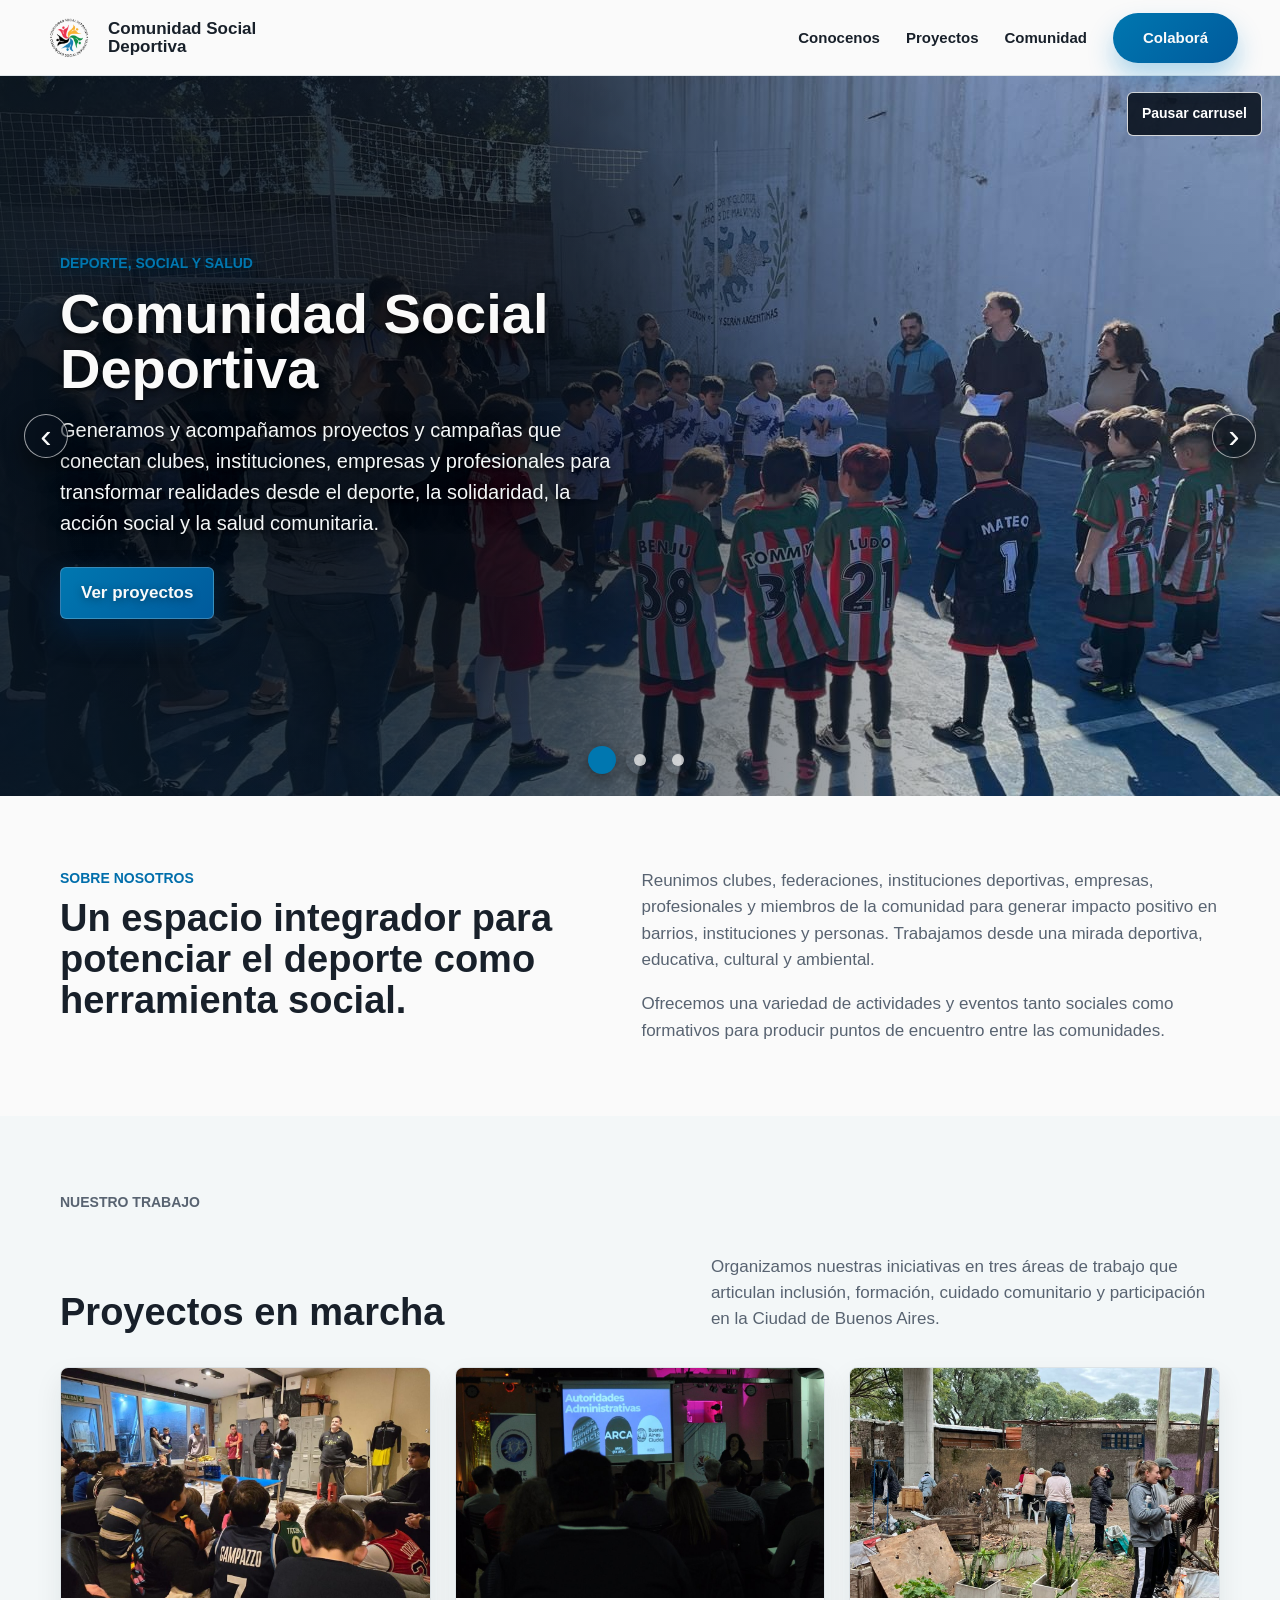
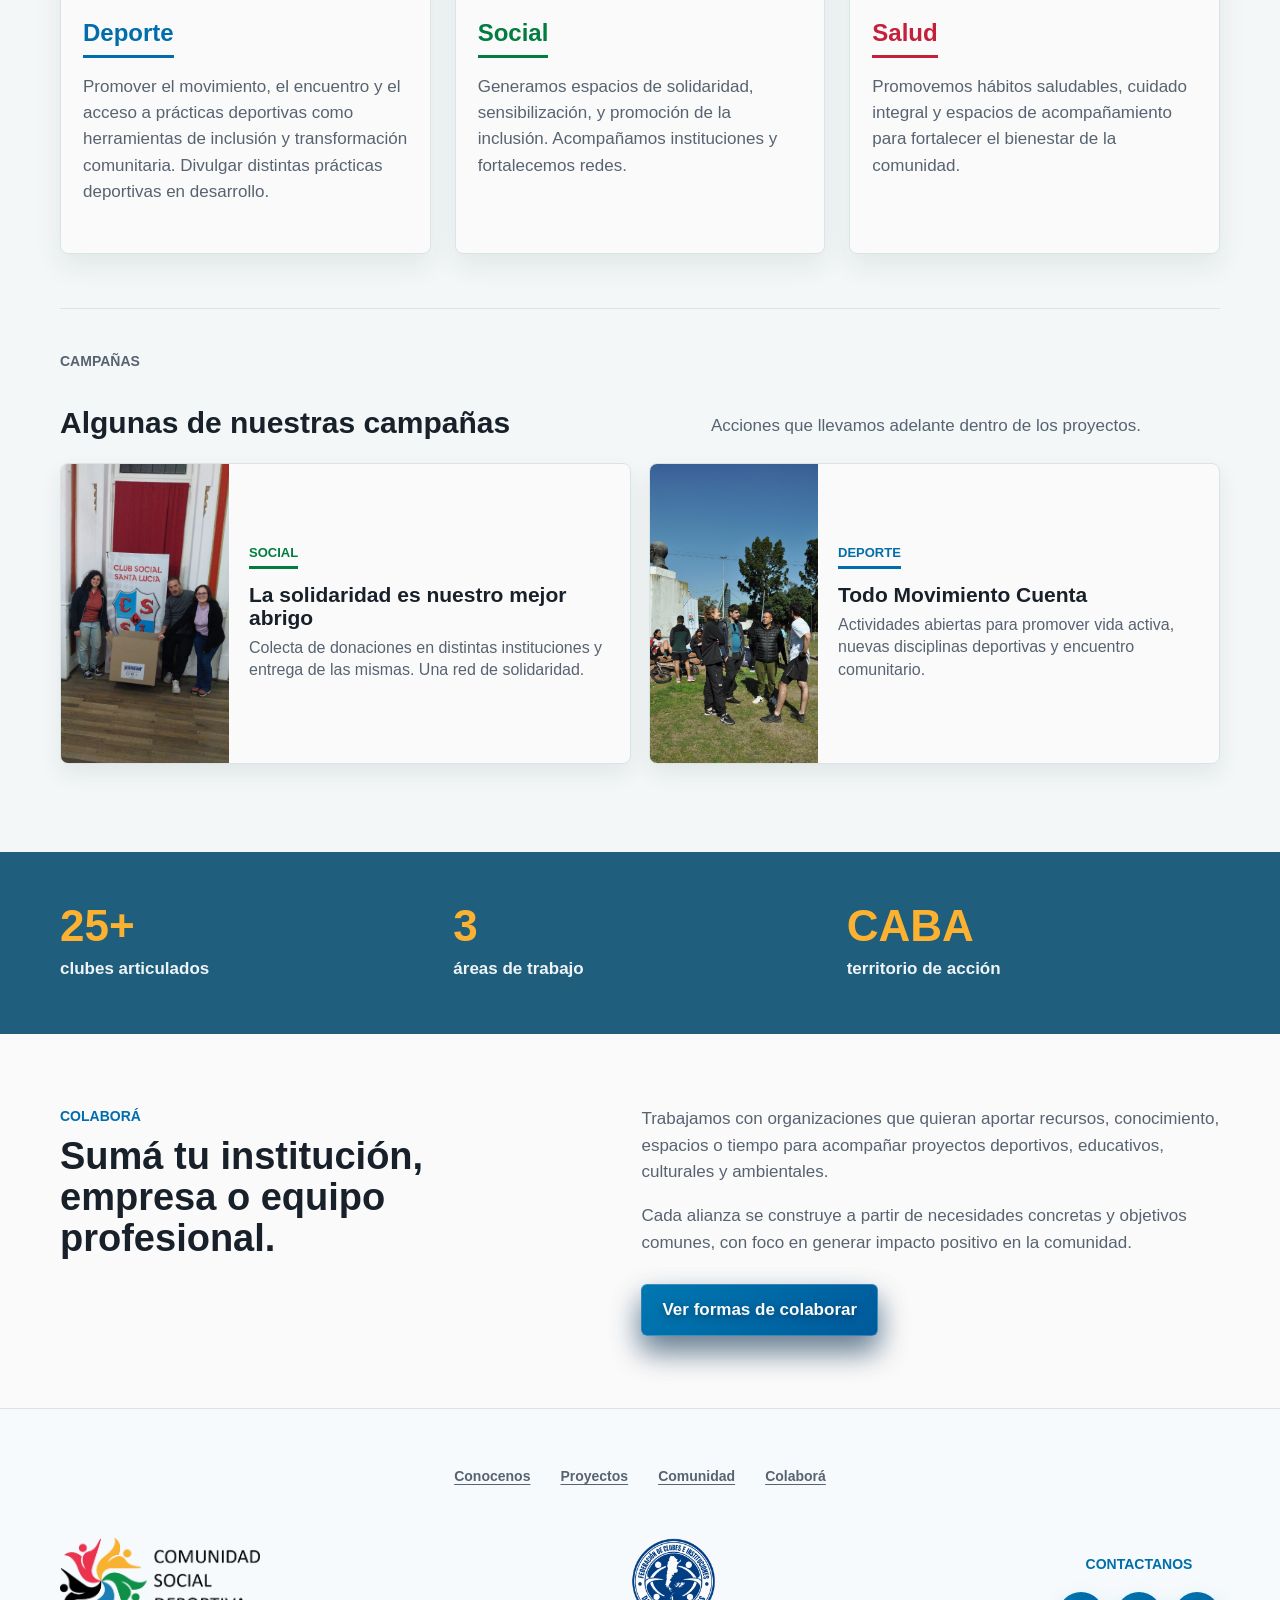
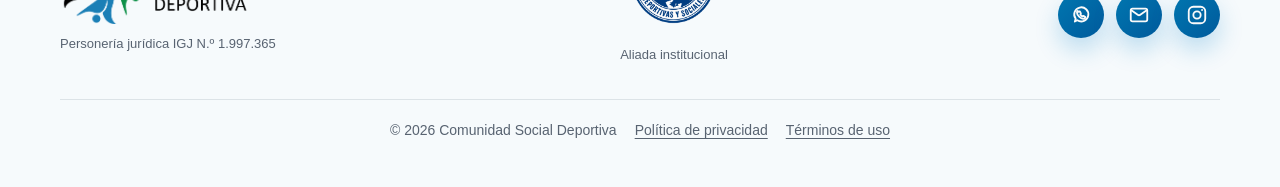
<file: index.html>
<!doctype html>
<html lang="es">
  <head>
    <meta charset="utf-8">
    <meta name="viewport" content="width=device-width, initial-scale=1">
    <title>Comunidad Social Deportiva</title>
    <meta
      name="description"
      content="Proyectos de Comunidad Social Deportiva: deporte, social y salud para transformar comunidades en la Ciudad de Buenos Aires."
    >
    <link rel="stylesheet" href="styles.css?v=20261017-3">
  </head>
  <body>
    <a class="skip-link" href="#inicio">Saltar al contenido principal</a>
    <header class="site-header" data-header>
      <a class="brand" href="#inicio" aria-label="Comunidad Social Deportiva">
        <img src="assets/logo-csd.png" alt="" class="brand__logo">
        <span class="brand__text">Comunidad Social Deportiva</span>
      </a>

      <button class="menu-toggle" type="button" aria-expanded="false" aria-controls="site-nav">
        <span class="menu-toggle__bar"></span>
        <span class="menu-toggle__bar"></span>
        <span class="menu-toggle__bar"></span>
        <span class="sr-only">Abrir menú</span>
      </button>

      <nav class="site-nav" id="site-nav" aria-label="Navegación principal">
        <a href="conocenos.html">Conocenos</a>
        <a href="#proyectos">Proyectos</a>
        <a href="comunidad.html">Comunidad</a>
        <a class="nav-cta" href="colabora.html">Colaborá</a>
      </nav>
    </header>

    <main id="inicio" tabindex="-1">
      <section class="hero" aria-label="Presentación">
        <div class="slider" data-slider>
          <div class="slide is-active" data-slide>
            <img src="assets/slide-comunidad-1.jpeg" alt="Niños y entrenadores participan de un encuentro de fútbol en una cancha comunitaria.">
          </div>
          <div class="slide" data-slide>
            <img src="assets/slide-comunidad-2.jpg" alt="Niños y referentes exhiben certificados y medallas al finalizar una actividad deportiva.">
          </div>
          <div class="slide" data-slide>
            <img src="assets/slide-comunidad-3.jpeg" alt="Niños, familias y referentes posan juntos después de un encuentro de fútbol comunitario.">
          </div>

          <div class="hero__shade"></div>

          <div class="hero__content">
            <p class="eyebrow">Deporte, social y salud</p>
            <h1>Comunidad Social Deportiva</h1>
            <p>
              Generamos y acompañamos proyectos y campañas que conectan clubes, instituciones,
              empresas y profesionales para transformar realidades desde el deporte, la
              solidaridad, la acción social y la salud comunitaria.
            </p>
            <a class="button button--primary" href="#proyectos">Ver proyectos</a>
          </div>

          <button class="slider-button slider-button--prev" type="button" data-prev aria-label="Imagen anterior">
            <span aria-hidden="true">&lsaquo;</span>
          </button>
          <button class="slider-button slider-button--next" type="button" data-next aria-label="Imagen siguiente">
            <span aria-hidden="true">&rsaquo;</span>
          </button>

          <div class="slider-dots" aria-label="Seleccionar imagen">
            <button class="slider-dot is-active" type="button" data-dot aria-label="Mostrar imagen 1"></button>
            <button class="slider-dot" type="button" data-dot aria-label="Mostrar imagen 2"></button>
            <button class="slider-dot" type="button" data-dot aria-label="Mostrar imagen 3"></button>
          </div>
        </div>
      </section>

      <section class="intro" id="comunidad">
        <div class="section-inner intro__grid">
          <div>
            <p class="section-kicker">Sobre nosotros</p>
            <h2>Un espacio integrador para potenciar el deporte como herramienta social.</h2>
          </div>
          <div class="intro__copy">
            <p>
              Reunimos clubes, federaciones, instituciones deportivas, empresas, profesionales y
              miembros de la comunidad para generar impacto positivo en barrios, instituciones y
              personas. Trabajamos desde una mirada deportiva, educativa, cultural y ambiental.
            </p>
            <p>
              Ofrecemos una variedad de actividades y eventos tanto sociales como formativos para
              producir puntos de encuentro entre las comunidades.
            </p>
          </div>
        </div>
      </section>

      <section class="projects" id="proyectos">
        <div class="section-inner">
          <div class="section-heading">
            <p class="section-kicker">Nuestro trabajo</p>
            <h2>Proyectos en marcha</h2>
            <p>
              Organizamos nuestras iniciativas en tres áreas de trabajo que articulan inclusión,
              formación, cuidado comunitario y participación en la Ciudad de Buenos Aires.
            </p>
          </div>

          <div class="project-grid">
            <a class="project-card project-card--blue" href="deporte.html">
              <img src="assets/proyecto-deporte.jpeg" alt="Jóvenes asisten a una charla de formación con referentes deportivos.">
              <div class="project-card__body">
                <h3>Deporte</h3>
                <p>
                  Promover el movimiento, el encuentro y el acceso a prácticas deportivas como
                  herramientas de inclusión y transformación comunitaria. Divulgar distintas
                  prácticas deportivas en desarrollo.
                </p>
              </div>
            </a>

            <a class="project-card project-card--green" href="social.html">
              <img src="assets/proyecto-alianzas.jpg" alt="Representantes de clubes participan de una capacitación institucional.">
              <div class="project-card__body">
                <h3>Social</h3>
                <p>
                  Generamos espacios de solidaridad, sensibilización, y promoción de la inclusión.
                  Acompañamos instituciones y fortalecemos redes.
                </p>
              </div>
            </a>

            <a class="project-card project-card--red" href="salud.html">
              <img src="assets/proyecto-huerta.jpeg" alt="Personas preparan canteros durante una jornada comunitaria de huerta.">
              <div class="project-card__body">
                <h3>Salud</h3>
                <p>
                  Promovemos hábitos saludables, cuidado integral y espacios de acompañamiento
                  para fortalecer el bienestar de la comunidad.
                </p>
              </div>
            </a>
          </div>

          <div class="featured-campaigns">
            <div class="section-heading featured-campaigns__heading">
              <p class="section-kicker">Campañas</p>
              <h2>Algunas de nuestras campañas</h2>
              <p>Acciones que llevamos adelante dentro de los proyectos.</p>
            </div>

            <div class="campaign-card-grid">
              <a class="campaign-card campaign-card--green" href="solidaridad.html">
                <img src="assets/proyecto-abrigo.jpeg" alt="Integrantes de un club reciben una caja de donaciones de la campaña de abrigo.">
                <div class="campaign-card__body">
                  <span>Social</span>
                  <h3>La solidaridad es nuestro mejor abrigo</h3>
                  <p>
                    Colecta de donaciones en distintas instituciones y entrega de las mismas. Una
                    red de solidaridad.
                  </p>
                </div>
              </a>

              <a class="campaign-card campaign-card--blue" href="deporte.html#todo-movimiento-cuenta">
                <img src="assets/proyecto-running.jpg" alt="Grupo de personas realiza ejercicios al aire libre en Todo Movimiento Cuenta.">
                <div class="campaign-card__body">
                  <span>Deporte</span>
                  <h3>Todo Movimiento Cuenta</h3>
                  <p>
                    Actividades abiertas para promover vida activa, nuevas disciplinas deportivas
                    y encuentro comunitario.
                  </p>
                </div>
              </a>
            </div>
          </div>
        </div>
      </section>

      <section class="impact">
        <div class="section-inner impact__grid">
          <div class="impact__item">
            <strong>25+</strong>
            <span>clubes articulados</span>
          </div>
          <div class="impact__item">
            <strong>3</strong>
            <span>áreas de trabajo</span>
          </div>
          <div class="impact__item">
            <strong>CABA</strong>
            <span>territorio de acción</span>
          </div>
        </div>
      </section>

      <section class="collaborate" id="colabora">
        <div class="section-inner collaborate__grid">
          <div>
            <p class="section-kicker">Colaborá</p>
            <h2>Sumá tu institución, empresa o equipo profesional.</h2>
          </div>
          <div class="collaborate__copy">
            <p>
              Trabajamos con organizaciones que quieran aportar recursos, conocimiento,
              espacios o tiempo para acompañar proyectos deportivos, educativos, culturales
              y ambientales.
            </p>
            <p>
              Cada alianza se construye a partir de necesidades concretas y objetivos comunes,
              con foco en generar impacto positivo en la comunidad.
            </p>
            <a class="button button--primary collaborate__action" href="colabora.html">
              Ver formas de colaborar
            </a>
          </div>
        </div>
      </section>
    </main>

    <footer class="site-footer">
      <nav class="section-inner footer__navigation" aria-label="Navegación secundaria">
        <a href="conocenos.html">Conocenos</a>
        <a href="index.html#proyectos">Proyectos</a>
        <a href="comunidad.html">Comunidad</a>
        <a href="colabora.html">Colaborá</a>
      </nav>
      <div class="section-inner footer__grid">
        <div class="footer__brand">
          <img src="assets/logo-csd-footer-cropped.png" alt="Comunidad Social Deportiva" class="footer__signature">
          <p class="footer__registration">Personería jurídica IGJ N.º 1.997.365</p>
        </div>
        <div class="footer__federation">
          <img src="assets/logo-federacion-clubes.png" alt="Logo de la Federación de Clubes e Instituciones Deportivas y Sociales de la República Argentina" class="footer__federation-logo" loading="lazy">
          <p class="footer__partner-label">Aliada institucional</p>
        </div>
        <div class="footer__contact">
          <p class="footer__label">Contactanos</p>
          <div class="footer__socials" aria-label="Canales de contacto">
            <a class="footer__social-link" href="https://wa.me/541154148548" target="_blank" rel="noopener" aria-label="Enviar un mensaje por WhatsApp al 54 11 5414-8548" title="WhatsApp: 54 11 5414-8548">
              <svg viewBox="0 0 24 24" aria-hidden="true">
                <path d="M5.3 19.1 6.2 16A7.7 7.7 0 1 1 8 17.7l-2.7 1.4Z"></path>
                <path d="M9.4 8.6c.2-.4.4-.4.7-.4h.5c.2 0 .4.1.5.4l.7 1.6c.1.3.1.5-.1.7l-.4.5c.5.9 1.2 1.6 2.1 2.1l.5-.4c.2-.2.5-.2.7-.1l1.6.7c.3.1.4.3.4.6v.5c0 .3-.1.5-.4.7-.5.4-1.1.6-1.8.6-2.9 0-6.8-3.9-6.8-6.8 0-.7.2-1.3.6-1.8Z"></path>
              </svg>
            </a>
            <a class="footer__social-link" href="mailto:comunidadsocialdeportiva.org@gmail.com" aria-label="Enviar un mail a comunidadsocialdeportiva.org@gmail.com" title="comunidadsocialdeportiva.org@gmail.com">
              <svg viewBox="0 0 24 24" aria-hidden="true">
                <rect x="3" y="5" width="18" height="14" rx="2"></rect>
                <path d="m4 7 7 5a2 2 0 0 0 2 0l7-5"></path>
              </svg>
            </a>
            <a class="footer__social-link" href="https://www.instagram.com/comunidadsocialdeportiva.ok/" target="_blank" rel="noopener" aria-label="Instagram" title="Instagram">
              <svg viewBox="0 0 24 24" aria-hidden="true">
                <rect x="3" y="3" width="18" height="18" rx="5"></rect>
                <circle cx="12" cy="12" r="4"></circle>
                <path d="M17.5 6.5h.01"></path>
              </svg>
            </a>
          </div>
        </div>
      </div>
      <div class="section-inner footer__legal">
        <span>© 2026 Comunidad Social Deportiva</span>
        <a href="politica-privacidad.html">Política de privacidad</a>
        <a href="terminos-uso.html">Términos de uso</a>
      </div>
    </footer>

    <script src="script.js?v=20261016-3"></script>
  </body>
</html>
</file>
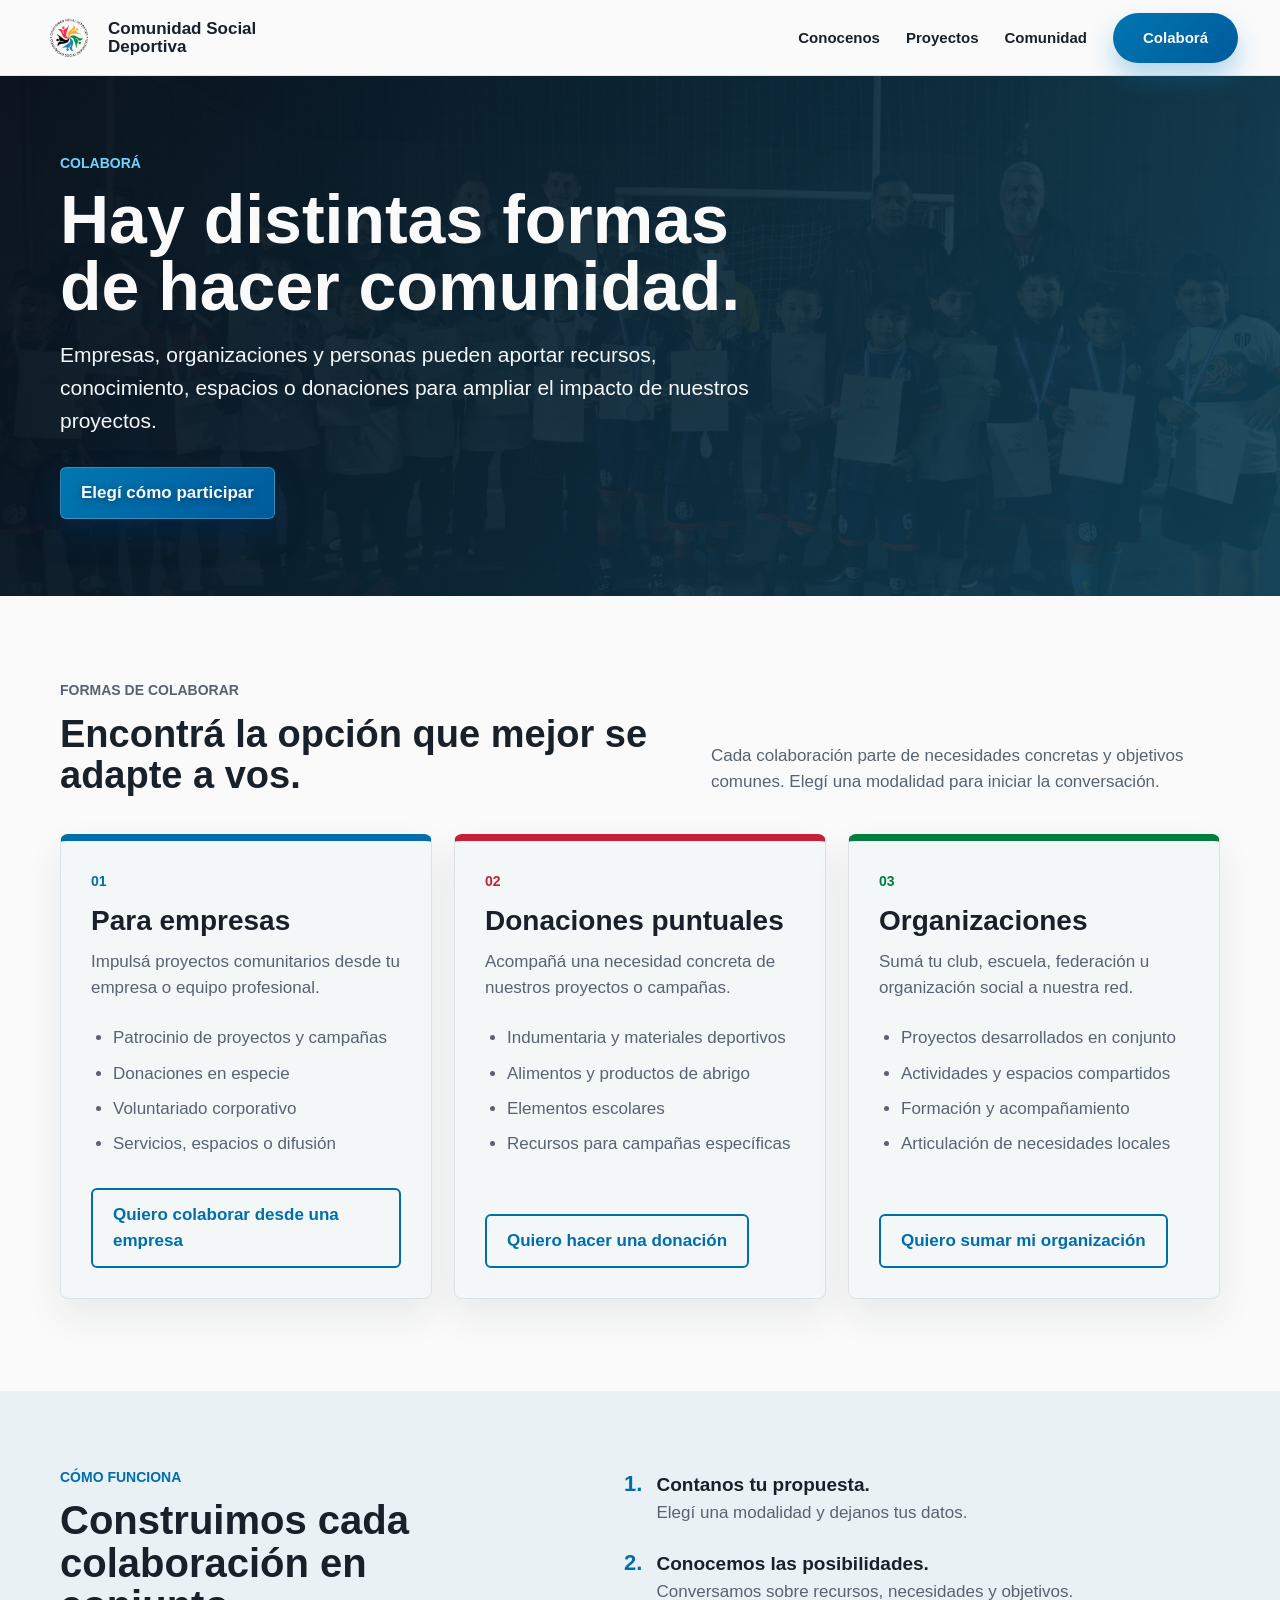
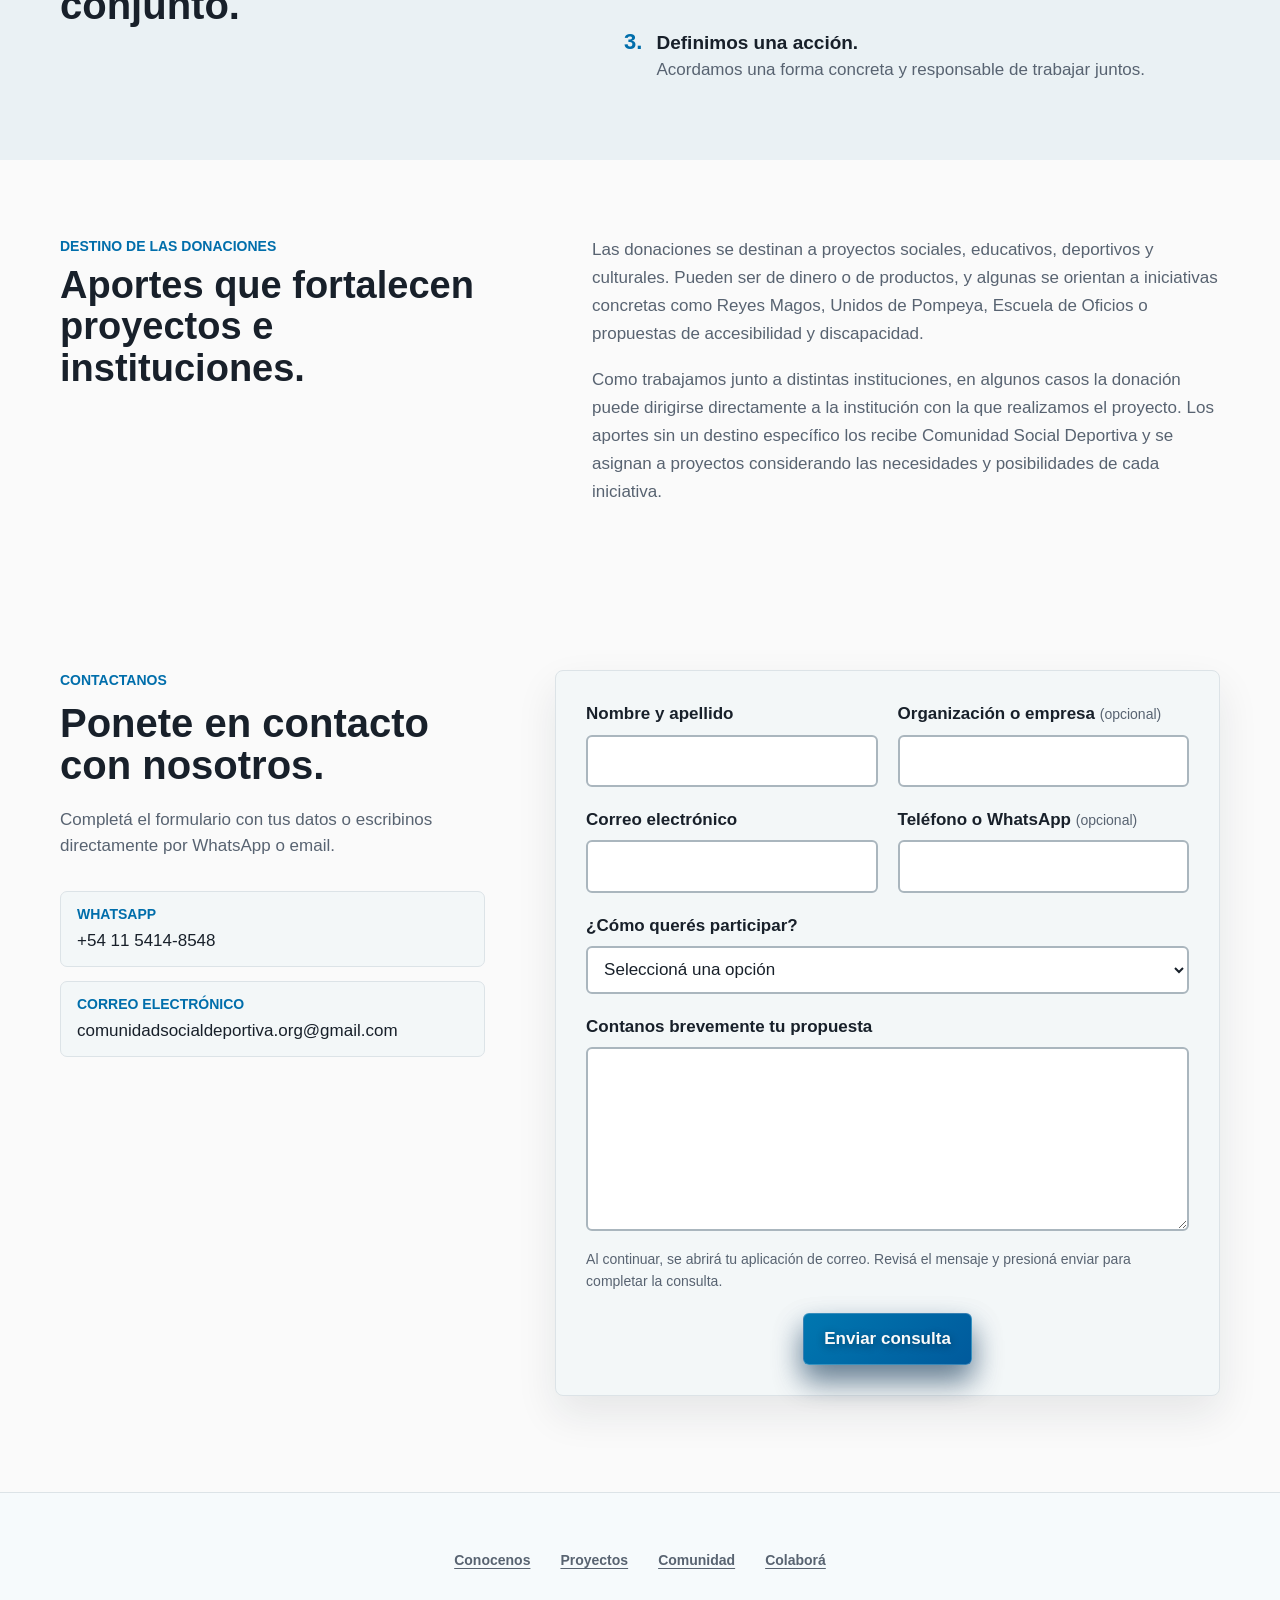
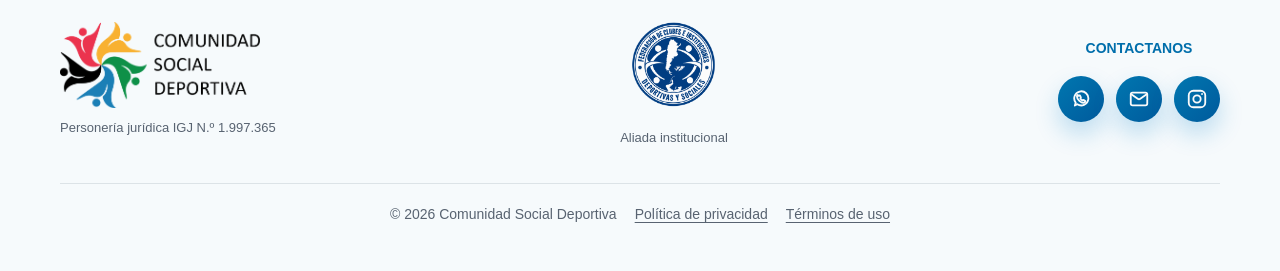
<file: colabora.html>
<!doctype html>
<html lang="es">
  <head>
    <meta charset="utf-8">
    <meta name="viewport" content="width=device-width, initial-scale=1">
    <title>Colaborá | Comunidad Social Deportiva</title>
    <meta
      name="description"
      content="Conocé las formas de colaborar con Comunidad Social Deportiva desde una empresa, con una donación puntual o sumando tu organización a la red."
    >
    <link rel="stylesheet" href="styles.css?v=20261017-3">
  </head>
  <body>
    <a class="skip-link" href="#contenido-principal">Saltar al contenido principal</a>
    <header class="site-header" data-header>
      <a class="brand" href="index.html#inicio" aria-label="Comunidad Social Deportiva">
        <img src="assets/logo-csd.png" alt="" class="brand__logo">
        <span class="brand__text">Comunidad Social Deportiva</span>
      </a>

      <button class="menu-toggle" type="button" aria-expanded="false" aria-controls="site-nav">
        <span class="menu-toggle__bar"></span>
        <span class="menu-toggle__bar"></span>
        <span class="menu-toggle__bar"></span>
        <span class="sr-only">Abrir menú</span>
      </button>

      <nav class="site-nav" id="site-nav" aria-label="Navegación principal">
        <a href="conocenos.html">Conocenos</a>
        <a href="index.html#proyectos">Proyectos</a>
        <a href="comunidad.html">Comunidad</a>
        <a class="nav-cta" href="colabora.html" aria-current="page">Colaborá</a>
      </nav>
    </header>

    <main id="contenido-principal" tabindex="-1">
      <section class="collaboration-hero">
        <div class="section-inner collaboration-hero__content">
          <p class="eyebrow">Colaborá</p>
          <h1>Hay distintas formas de hacer comunidad.</h1>
          <p>
            Empresas, organizaciones y personas pueden aportar recursos, conocimiento,
            espacios o donaciones para ampliar el impacto de nuestros proyectos.
          </p>
          <a class="button button--primary" href="#formas-de-colaborar">Elegí cómo participar</a>
        </div>
      </section>

      <section class="collaboration-options" id="formas-de-colaborar" aria-labelledby="formas-title">
        <div class="section-inner">
          <div class="section-heading collaboration-options__heading">
            <p class="section-kicker">Formas de colaborar</p>
            <h2 id="formas-title">Encontrá la opción que mejor se adapte a vos.</h2>
            <p>
              Cada colaboración parte de necesidades concretas y objetivos comunes.
              Elegí una modalidad para iniciar la conversación.
            </p>
          </div>

          <div class="collaboration-card-grid">
            <article class="collaboration-card collaboration-card--blue">
              <span class="collaboration-card__number" aria-hidden="true">01</span>
              <h3>Para empresas</h3>
              <p>Impulsá proyectos comunitarios desde tu empresa o equipo profesional.</p>
              <ul>
                <li>Patrocinio de proyectos y campañas</li>
                <li>Donaciones en especie</li>
                <li>Voluntariado corporativo</li>
                <li>Servicios, espacios o difusión</li>
              </ul>
              <a class="button button--outline" href="#contacto" data-collaboration-option="Empresa">
                Quiero colaborar desde una empresa
              </a>
            </article>

            <article class="collaboration-card collaboration-card--red">
              <span class="collaboration-card__number" aria-hidden="true">02</span>
              <h3>Donaciones puntuales</h3>
              <p>Acompañá una necesidad concreta de nuestros proyectos o campañas.</p>
              <ul>
                <li>Indumentaria y materiales deportivos</li>
                <li>Alimentos y productos de abrigo</li>
                <li>Elementos escolares</li>
                <li>Recursos para campañas específicas</li>
              </ul>
              <a class="button button--outline" href="#contacto" data-collaboration-option="Donación puntual">
                Quiero hacer una donación
              </a>
            </article>

            <article class="collaboration-card collaboration-card--green">
              <span class="collaboration-card__number" aria-hidden="true">03</span>
              <h3>Organizaciones</h3>
              <p>Sumá tu club, escuela, federación u organización social a nuestra red.</p>
              <ul>
                <li>Proyectos desarrollados en conjunto</li>
                <li>Actividades y espacios compartidos</li>
                <li>Formación y acompañamiento</li>
                <li>Articulación de necesidades locales</li>
              </ul>
              <a class="button button--outline" href="#contacto" data-collaboration-option="Integrar la red">
                Quiero sumar mi organización
              </a>
            </article>
          </div>
        </div>
      </section>

      <section class="collaboration-process" aria-labelledby="process-title">
        <div class="section-inner collaboration-process__grid">
          <div>
            <p class="section-kicker">Cómo funciona</p>
            <h2 id="process-title">Construimos cada colaboración en conjunto.</h2>
          </div>
          <ol class="collaboration-steps">
            <li><strong>Contanos tu propuesta.</strong> Elegí una modalidad y dejanos tus datos.</li>
            <li><strong>Conocemos las posibilidades.</strong> Conversamos sobre recursos, necesidades y objetivos.</li>
            <li><strong>Definimos una acción.</strong> Acordamos una forma concreta y responsable de trabajar juntos.</li>
          </ol>
        </div>
      </section>

      <section class="donation-guidance" aria-labelledby="donation-guidance-title">
        <div class="section-inner donation-guidance__grid">
          <div>
            <p class="section-kicker">Destino de las donaciones</p>
            <h2 id="donation-guidance-title">Aportes que fortalecen proyectos e instituciones.</h2>
          </div>
          <div class="donation-guidance__copy">
            <p>
              Las donaciones se destinan a proyectos sociales, educativos, deportivos y
              culturales. Pueden ser de dinero o de productos, y algunas se orientan a
              iniciativas concretas como Reyes Magos, Unidos de Pompeya, Escuela de Oficios
              o propuestas de accesibilidad y discapacidad.
            </p>
            <p>
              Como trabajamos junto a distintas instituciones, en algunos casos la donación
              puede dirigirse directamente a la institución con la que realizamos el proyecto.
              Los aportes sin un destino específico los recibe Comunidad Social Deportiva y se
              asignan a proyectos considerando las necesidades y posibilidades de cada iniciativa.
            </p>
          </div>
        </div>
      </section>

      <section class="contact-section" id="contacto" aria-labelledby="contact-title">
        <div class="section-inner contact-section__grid">
          <div class="contact-section__intro">
            <p class="section-kicker">Contactanos</p>
            <h2 id="contact-title">Ponete en contacto con nosotros.</h2>
            <p>
              Completá el formulario con tus datos o escribinos directamente por WhatsApp o email.
            </p>

            <div class="contact-channels" aria-label="Canales de contacto directo">
              <a class="contact-channel" href="https://wa.me/541154148548" target="_blank" rel="noopener">
                <span class="contact-channel__label">WhatsApp</span>
                <span>+54 11 5414-8548</span>
              </a>
              <a class="contact-channel" href="mailto:comunidadsocialdeportiva.org@gmail.com">
                <span class="contact-channel__label">Correo electrónico</span>
                <span>comunidadsocialdeportiva.org@gmail.com</span>
              </a>
            </div>
          </div>

          <form class="contact-form" data-contact-form>
            <div class="form-field">
              <label for="contact-name">Nombre y apellido</label>
              <input id="contact-name" name="name" type="text" autocomplete="name" required>
            </div>

            <div class="form-field">
              <label for="contact-organization">Organización o empresa <span>(opcional)</span></label>
              <input id="contact-organization" name="organization" type="text" autocomplete="organization">
            </div>

            <div class="form-field">
              <label for="contact-email">Correo electrónico</label>
              <input id="contact-email" name="email" type="email" autocomplete="email" required>
            </div>

            <div class="form-field">
              <label for="contact-phone">Teléfono o WhatsApp <span>(opcional)</span></label>
              <input id="contact-phone" name="phone" type="tel" autocomplete="tel">
            </div>

            <div class="form-field form-field--full">
              <label for="contact-type">¿Cómo querés participar?</label>
              <select id="contact-type" name="type" required>
                <option value="">Seleccioná una opción</option>
                <option value="Empresa">Colaborar desde una empresa</option>
                <option value="Donación puntual">Hacer una donación puntual</option>
                <option value="Integrar la red">Sumar una organización a la red</option>
                <option value="Otra consulta">Otra consulta</option>
              </select>
            </div>

            <div class="form-field form-field--full">
              <label for="contact-message">Contanos brevemente tu propuesta</label>
              <textarea id="contact-message" name="message" rows="6" required></textarea>
            </div>

            <p class="form-help form-field--full" id="form-help">
              Al continuar, se abrirá tu aplicación de correo. Revisá el mensaje y presioná enviar para completar la consulta.
            </p>
            <div class="form-field--full form-actions">
              <button class="button button--primary" type="submit">Enviar consulta</button>
            </div>
            <p class="sr-only" aria-live="polite" data-form-status></p>
          </form>
        </div>
      </section>
    </main>

    <footer class="site-footer">
      <nav class="section-inner footer__navigation" aria-label="Navegación secundaria">
        <a href="conocenos.html">Conocenos</a>
        <a href="index.html#proyectos">Proyectos</a>
        <a href="comunidad.html">Comunidad</a>
        <a href="colabora.html">Colaborá</a>
      </nav>
      <div class="section-inner footer__grid">
        <div class="footer__brand">
          <img src="assets/logo-csd-footer-cropped.png" alt="Comunidad Social Deportiva" class="footer__signature">
          <p class="footer__registration">Personería jurídica IGJ N.º 1.997.365</p>
        </div>
        <div class="footer__federation">
          <img src="assets/logo-federacion-clubes.png" alt="Logo de la Federación de Clubes e Instituciones Deportivas y Sociales de la República Argentina" class="footer__federation-logo" loading="lazy">
          <p class="footer__partner-label">Aliada institucional</p>
        </div>
        <div class="footer__contact">
          <p class="footer__label">Contactanos</p>
          <div class="footer__socials" aria-label="Canales de contacto">
            <a class="footer__social-link" href="https://wa.me/541154148548" target="_blank" rel="noopener" aria-label="Enviar un mensaje por WhatsApp al 54 11 5414-8548" title="WhatsApp: 54 11 5414-8548">
              <svg viewBox="0 0 24 24" aria-hidden="true"><path d="M5.3 19.1 6.2 16A7.7 7.7 0 1 1 8 17.7l-2.7 1.4Z"></path><path d="M9.4 8.6c.2-.4.4-.4.7-.4h.5c.2 0 .4.1.5.4l.7 1.6c.1.3.1.5-.1.7l-.4.5c.5.9 1.2 1.6 2.1 2.1l.5-.4c.2-.2.5-.2.7-.1l1.6.7c.3.1.4.3.4.6v.5c0 .3-.1.5-.4.7-.5.4-1.1.6-1.8.6-2.9 0-6.8-3.9-6.8-6.8 0-.7.2-1.3.6-1.8Z"></path></svg>
            </a>
            <a class="footer__social-link" href="mailto:comunidadsocialdeportiva.org@gmail.com" aria-label="Enviar un mail a comunidadsocialdeportiva.org@gmail.com" title="comunidadsocialdeportiva.org@gmail.com">
              <svg viewBox="0 0 24 24" aria-hidden="true"><rect x="3" y="5" width="18" height="14" rx="2"></rect><path d="m4 7 7 5a2 2 0 0 0 2 0l7-5"></path></svg>
            </a>
            <a class="footer__social-link" href="https://www.instagram.com/comunidadsocialdeportiva.ok/" target="_blank" rel="noopener" aria-label="Instagram" title="Instagram">
              <svg viewBox="0 0 24 24" aria-hidden="true"><rect x="3" y="3" width="18" height="18" rx="5"></rect><circle cx="12" cy="12" r="4"></circle><path d="M17.5 6.5h.01"></path></svg>
            </a>
          </div>
        </div>
      </div>
      <div class="section-inner footer__legal">
        <span>© 2026 Comunidad Social Deportiva</span>
        <a href="politica-privacidad.html">Política de privacidad</a>
        <a href="terminos-uso.html">Términos de uso</a>
      </div>
    </footer>

    <script src="script.js?v=20261016-3"></script>
  </body>
</html>
</file>
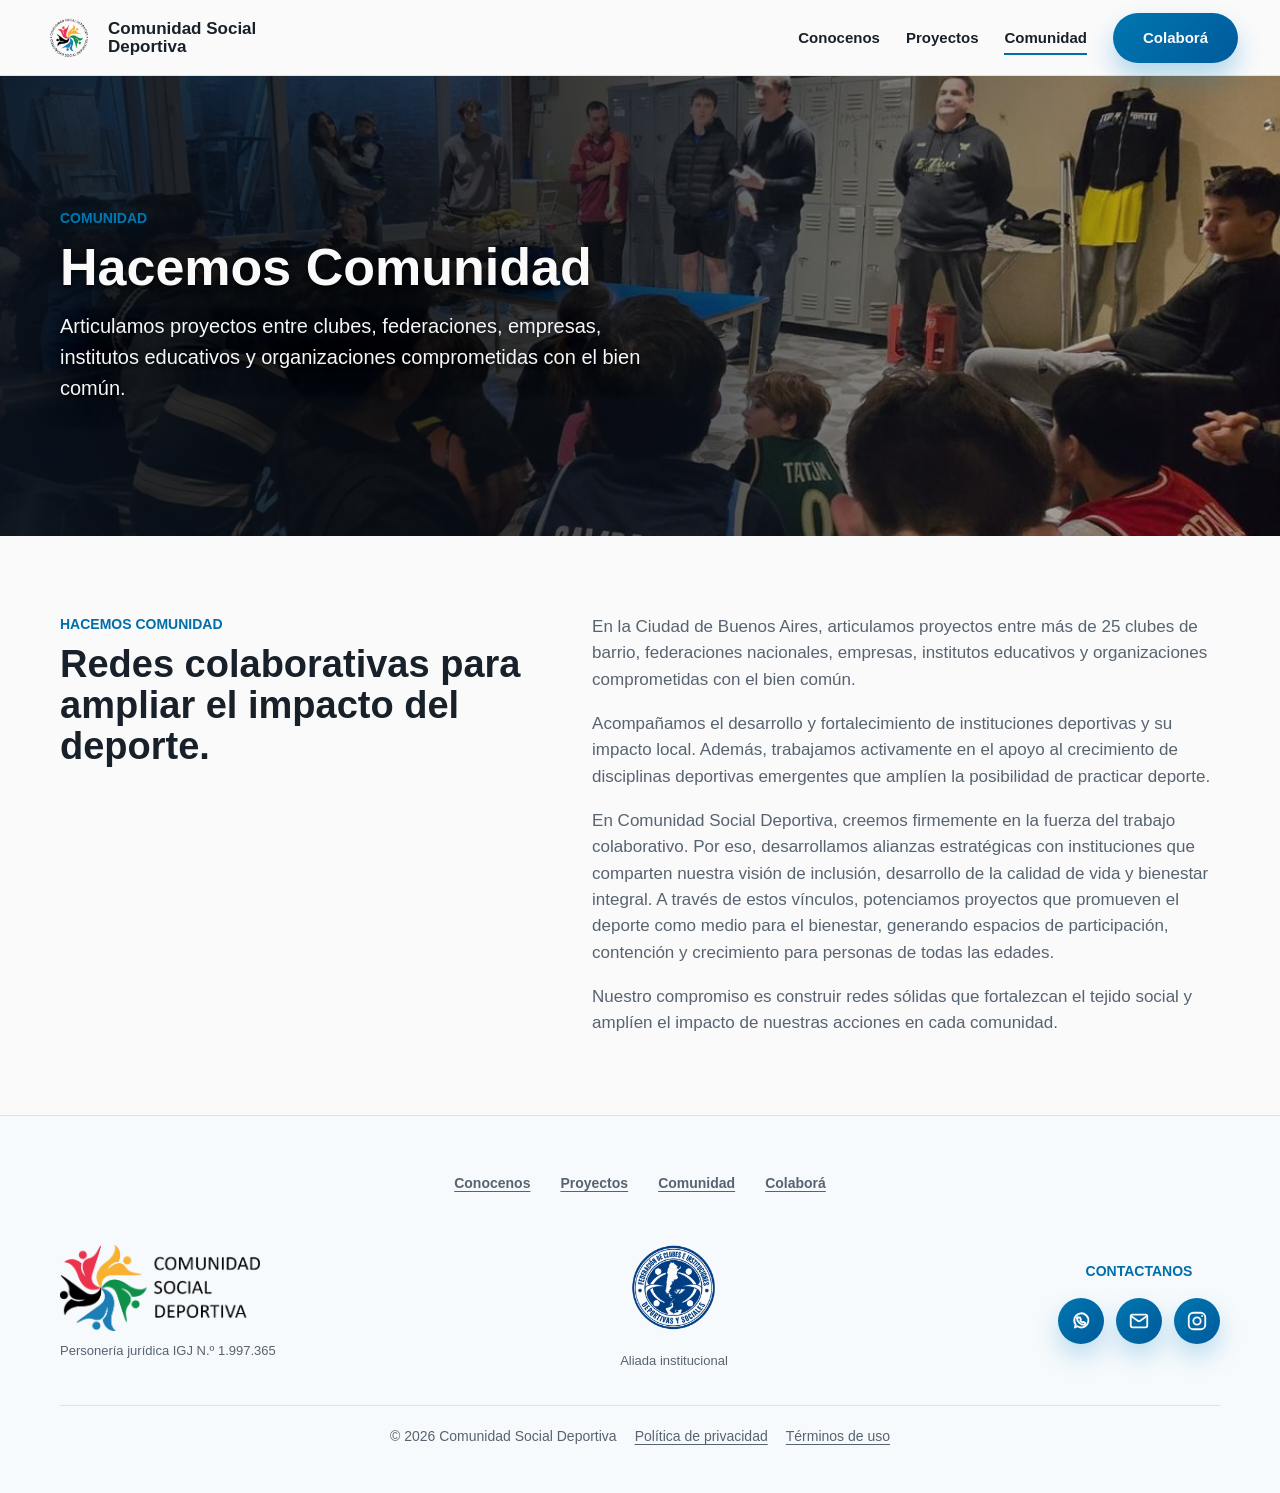
<file: comunidad.html>
<!doctype html>
<html lang="es">
  <head>
    <meta charset="utf-8">
    <meta name="viewport" content="width=device-width, initial-scale=1">
    <title>Hacemos Comunidad | Comunidad Social Deportiva</title>
    <meta
      name="description"
      content="Hacemos Comunidad articula proyectos entre clubes, federaciones, empresas, institutos educativos y organizaciones comprometidas con el bien común."
    >
    <link rel="stylesheet" href="styles.css?v=20261017-3">
  </head>
  <body>
    <a class="skip-link" href="#contenido-principal">Saltar al contenido principal</a>
    <header class="site-header" data-header>
      <a class="brand" href="index.html#inicio" aria-label="Comunidad Social Deportiva">
        <img src="assets/logo-csd.png" alt="" class="brand__logo">
        <span class="brand__text">Comunidad Social Deportiva</span>
      </a>

      <button class="menu-toggle" type="button" aria-expanded="false" aria-controls="site-nav">
        <span class="menu-toggle__bar"></span>
        <span class="menu-toggle__bar"></span>
        <span class="menu-toggle__bar"></span>
        <span class="sr-only">Abrir menú</span>
      </button>

      <nav class="site-nav" id="site-nav" aria-label="Navegación principal">
        <a href="conocenos.html">Conocenos</a>
        <a href="index.html#proyectos">Proyectos</a>
        <a href="comunidad.html" aria-current="page">Comunidad</a>
        <a class="nav-cta" href="colabora.html">Colaborá</a>
      </nav>
    </header>

    <main id="contenido-principal" tabindex="-1">
      <section class="page-hero">
        <img src="assets/proyecto-deporte.jpeg" alt="Jóvenes asisten a una charla de formación con referentes deportivos.">
        <div class="page-hero__shade"></div>
        <div class="page-hero__content section-inner">
          <p class="eyebrow">Comunidad</p>
          <h1>Hacemos Comunidad</h1>
          <p>
            Articulamos proyectos entre clubes, federaciones, empresas, institutos educativos
            y organizaciones comprometidas con el bien común.
          </p>
        </div>
      </section>

      <section class="community-content">
        <div class="section-inner community-content__grid">
          <div>
            <p class="section-kicker">Hacemos Comunidad</p>
            <h2>Redes colaborativas para ampliar el impacto del deporte.</h2>
          </div>
          <div class="community-content__copy">
            <p>
              En la Ciudad de Buenos Aires, articulamos proyectos entre más de 25 clubes de
              barrio, federaciones nacionales, empresas, institutos educativos y organizaciones
              comprometidas con el bien común.
            </p>
            <p>
              Acompañamos el desarrollo y fortalecimiento de instituciones deportivas y su impacto
              local. Además, trabajamos activamente en el apoyo al crecimiento de disciplinas
              deportivas emergentes que amplíen la posibilidad de practicar deporte.
            </p>
            <p>
              En Comunidad Social Deportiva, creemos firmemente en la fuerza del trabajo
              colaborativo. Por eso, desarrollamos alianzas estratégicas con instituciones que
              comparten nuestra visión de inclusión, desarrollo de la calidad de vida y bienestar
              integral. A través de estos vínculos, potenciamos proyectos que promueven el deporte
              como medio para el bienestar, generando espacios de participación, contención y
              crecimiento para personas de todas las edades.
            </p>
            <p>
              Nuestro compromiso es construir redes sólidas que fortalezcan el tejido social y
              amplíen el impacto de nuestras acciones en cada comunidad.
            </p>
          </div>
        </div>
      </section>
    </main>

    <footer class="site-footer">
      <nav class="section-inner footer__navigation" aria-label="Navegación secundaria">
        <a href="conocenos.html">Conocenos</a>
        <a href="index.html#proyectos">Proyectos</a>
        <a href="comunidad.html">Comunidad</a>
        <a href="colabora.html">Colaborá</a>
      </nav>
      <div class="section-inner footer__grid">
        <div class="footer__brand">
          <img src="assets/logo-csd-footer-cropped.png" alt="Comunidad Social Deportiva" class="footer__signature">
          <p class="footer__registration">Personería jurídica IGJ N.º 1.997.365</p>
        </div>
        <div class="footer__federation">
          <img src="assets/logo-federacion-clubes.png" alt="Logo de la Federación de Clubes e Instituciones Deportivas y Sociales de la República Argentina" class="footer__federation-logo" loading="lazy">
          <p class="footer__partner-label">Aliada institucional</p>
        </div>
        <div class="footer__contact">
          <p class="footer__label">Contactanos</p>
          <div class="footer__socials" aria-label="Canales de contacto">
            <a class="footer__social-link" href="https://wa.me/541154148548" target="_blank" rel="noopener" aria-label="Enviar un mensaje por WhatsApp al 54 11 5414-8548" title="WhatsApp: 54 11 5414-8548">
              <svg viewBox="0 0 24 24" aria-hidden="true">
                <path d="M5.3 19.1 6.2 16A7.7 7.7 0 1 1 8 17.7l-2.7 1.4Z"></path>
                <path d="M9.4 8.6c.2-.4.4-.4.7-.4h.5c.2 0 .4.1.5.4l.7 1.6c.1.3.1.5-.1.7l-.4.5c.5.9 1.2 1.6 2.1 2.1l.5-.4c.2-.2.5-.2.7-.1l1.6.7c.3.1.4.3.4.6v.5c0 .3-.1.5-.4.7-.5.4-1.1.6-1.8.6-2.9 0-6.8-3.9-6.8-6.8 0-.7.2-1.3.6-1.8Z"></path>
              </svg>
            </a>
            <a class="footer__social-link" href="mailto:comunidadsocialdeportiva.org@gmail.com" aria-label="Enviar un mail a comunidadsocialdeportiva.org@gmail.com" title="comunidadsocialdeportiva.org@gmail.com">
              <svg viewBox="0 0 24 24" aria-hidden="true">
                <rect x="3" y="5" width="18" height="14" rx="2"></rect>
                <path d="m4 7 7 5a2 2 0 0 0 2 0l7-5"></path>
              </svg>
            </a>
            <a class="footer__social-link" href="https://www.instagram.com/comunidadsocialdeportiva.ok/" target="_blank" rel="noopener" aria-label="Instagram" title="Instagram">
              <svg viewBox="0 0 24 24" aria-hidden="true">
                <rect x="3" y="3" width="18" height="18" rx="5"></rect>
                <circle cx="12" cy="12" r="4"></circle>
                <path d="M17.5 6.5h.01"></path>
              </svg>
            </a>
          </div>
        </div>
      </div>
      <div class="section-inner footer__legal">
        <span>© 2026 Comunidad Social Deportiva</span>
        <a href="politica-privacidad.html">Política de privacidad</a>
        <a href="terminos-uso.html">Términos de uso</a>
      </div>
    </footer>

    <script src="script.js?v=20261016-3"></script>
  </body>
</html>
</file>
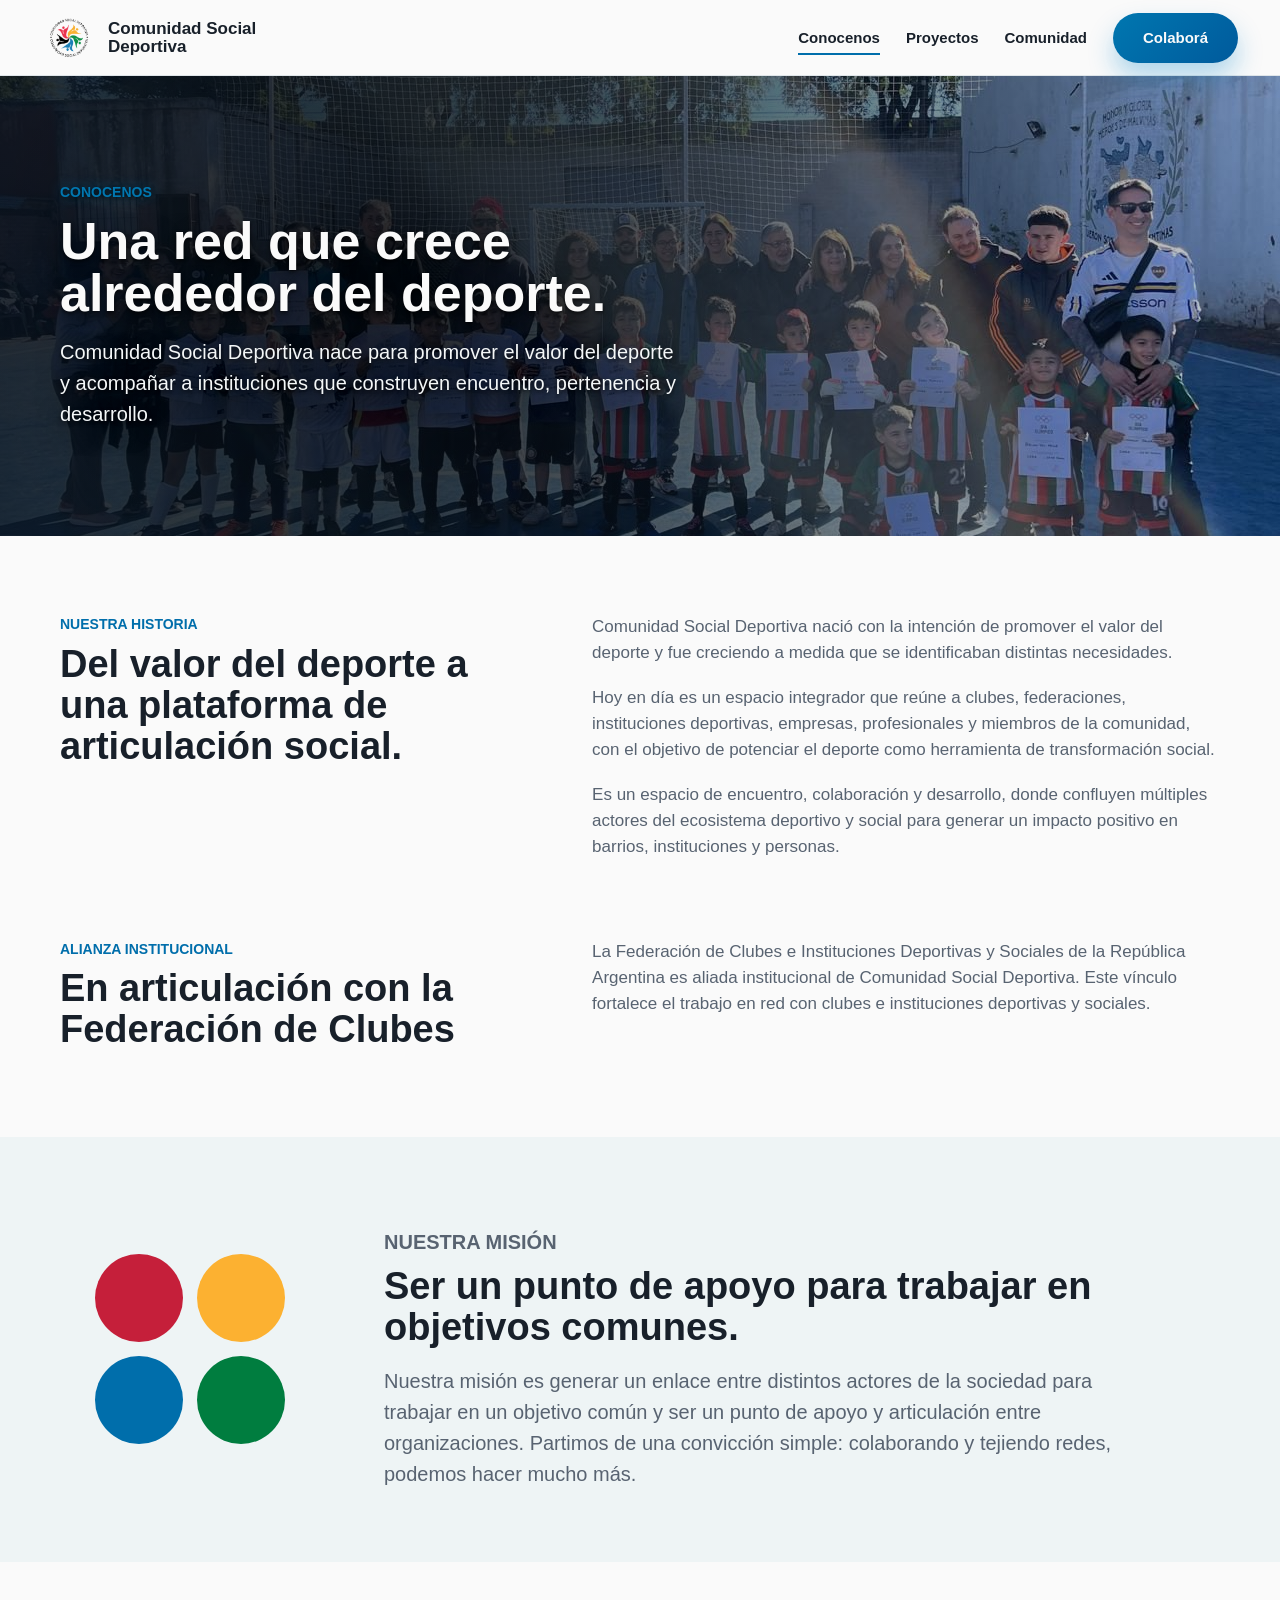
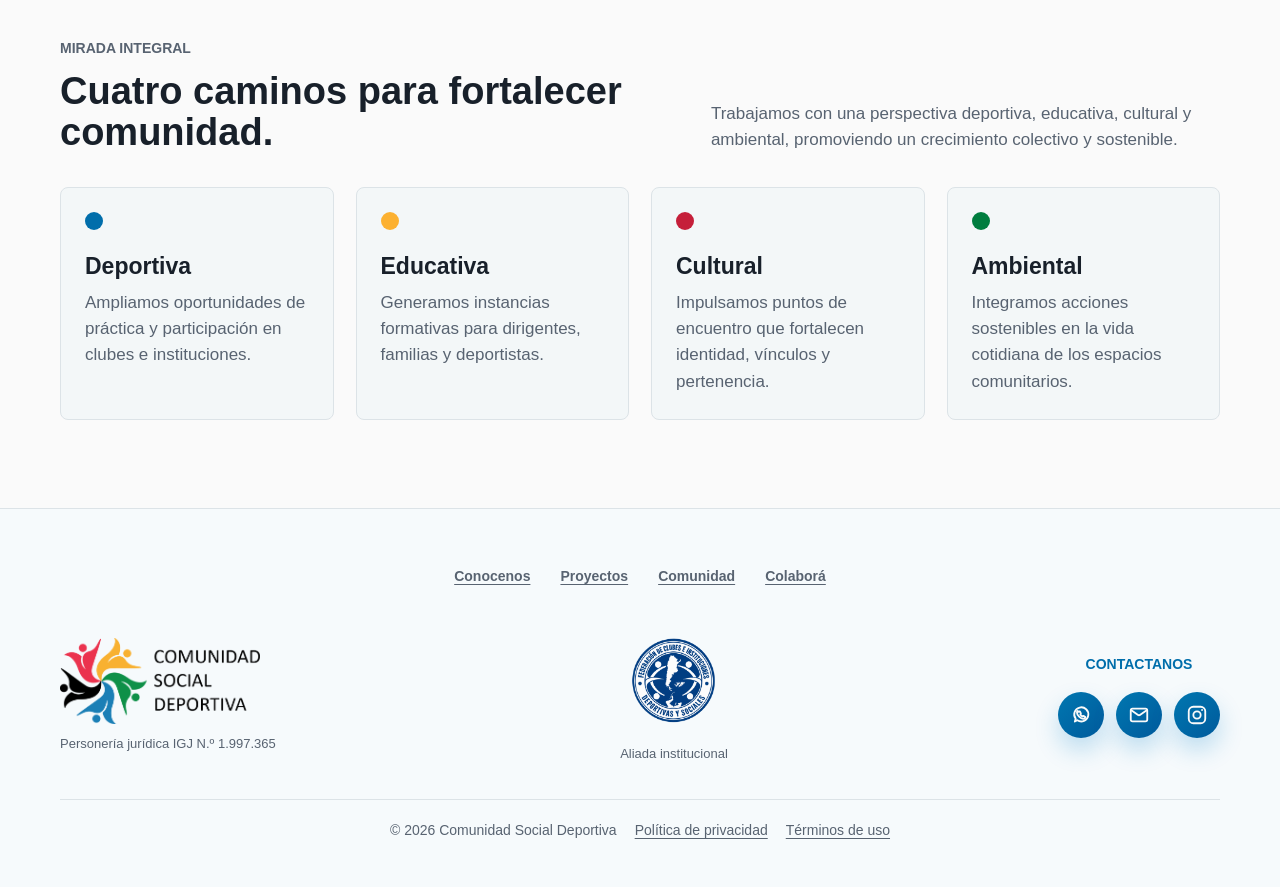
<file: conocenos.html>
<!doctype html>
<html lang="es">
  <head>
    <meta charset="utf-8">
    <meta name="viewport" content="width=device-width, initial-scale=1">
    <title>Conocenos | Comunidad Social Deportiva</title>
    <meta
      name="description"
      content="Conocé la historia, la misión y la forma de trabajo de Comunidad Social Deportiva."
    >
    <link rel="stylesheet" href="styles.css?v=20261017-3">
  </head>
  <body>
    <a class="skip-link" href="#contenido-principal">Saltar al contenido principal</a>
    <header class="site-header" data-header>
      <a class="brand" href="index.html#inicio" aria-label="Comunidad Social Deportiva">
        <img src="assets/logo-csd.png" alt="" class="brand__logo">
        <span class="brand__text">Comunidad Social Deportiva</span>
      </a>

      <button class="menu-toggle" type="button" aria-expanded="false" aria-controls="site-nav">
        <span class="menu-toggle__bar"></span>
        <span class="menu-toggle__bar"></span>
        <span class="menu-toggle__bar"></span>
        <span class="sr-only">Abrir menú</span>
      </button>

      <nav class="site-nav" id="site-nav" aria-label="Navegación principal">
        <a href="conocenos.html" aria-current="page">Conocenos</a>
        <a href="index.html#proyectos">Proyectos</a>
        <a href="comunidad.html">Comunidad</a>
        <a class="nav-cta" href="colabora.html">Colaborá</a>
      </nav>
    </header>

    <main id="contenido-principal" tabindex="-1">
      <section class="page-hero">
        <img src="assets/slide-comunidad-3.jpeg" alt="Niños, familias y referentes posan juntos después de un encuentro de fútbol comunitario.">
        <div class="page-hero__shade"></div>
        <div class="page-hero__content section-inner">
          <p class="eyebrow">Conocenos</p>
          <h1>Una red que crece alrededor del deporte.</h1>
          <p>
            Comunidad Social Deportiva nace para promover el valor del deporte y
            acompañar a instituciones que construyen encuentro, pertenencia y desarrollo.
          </p>
        </div>
      </section>

      <section class="story">
        <div class="section-inner story__grid">
          <div>
            <p class="section-kicker">Nuestra historia</p>
            <h2>Del valor del deporte a una plataforma de articulación social.</h2>
          </div>

          <div class="story__copy">
            <p>
              Comunidad Social Deportiva nació con la intención de promover el valor del
              deporte y fue creciendo a medida que se identificaban distintas necesidades.
            </p>
            <p>
              Hoy en día es un espacio integrador que reúne a clubes, federaciones,
              instituciones deportivas, empresas, profesionales y miembros de la comunidad,
              con el objetivo de potenciar el deporte como herramienta de transformación social.
            </p>
            <p>
              Es un espacio de encuentro, colaboración y desarrollo, donde confluyen múltiples
              actores del ecosistema deportivo y social para generar un impacto positivo en
              barrios, instituciones y personas.
            </p>
          </div>
        </div>
      </section>

      <section class="institutional-partner" aria-labelledby="institutional-partner-title">
        <div class="section-inner story__grid institutional-partner__grid">
          <div>
            <p class="section-kicker">Alianza institucional</p>
            <h2 id="institutional-partner-title">En articulación con la Federación de Clubes</h2>
          </div>
          <div class="story__copy">
            <p>
              La Federación de Clubes e Instituciones Deportivas y Sociales de la República
              Argentina es aliada institucional de Comunidad Social Deportiva. Este vínculo
              fortalece el trabajo en red con clubes e instituciones deportivas y sociales.
            </p>
          </div>
        </div>
      </section>

      <section class="mission">
        <div class="section-inner mission__grid">
          <div class="mission__mark" aria-hidden="true">
            <span></span>
            <span></span>
            <span></span>
            <span></span>
          </div>
          <div>
            <p class="section-kicker">Nuestra misión</p>
            <h2>Ser un punto de apoyo para trabajar en objetivos comunes.</h2>
            <p>
              Nuestra misión es generar un enlace entre distintos actores de la sociedad para
              trabajar en un objetivo común y ser un punto de apoyo y articulación entre
              organizaciones. Partimos de una convicción simple: colaborando y tejiendo redes,
              podemos hacer mucho más.
            </p>
          </div>
        </div>
      </section>

      <section class="approach">
        <div class="section-inner">
          <div class="section-heading">
            <p class="section-kicker">Mirada integral</p>
            <h2>Cuatro caminos para fortalecer comunidad.</h2>
            <p>
              Trabajamos con una perspectiva deportiva, educativa, cultural y ambiental,
              promoviendo un crecimiento colectivo y sostenible.
            </p>
          </div>

          <div class="approach__grid">
            <article class="approach__item">
              <span class="approach__dot approach__dot--blue"></span>
              <h3>Deportiva</h3>
              <p>Ampliamos oportunidades de práctica y participación en clubes e instituciones.</p>
            </article>
            <article class="approach__item">
              <span class="approach__dot approach__dot--yellow"></span>
              <h3>Educativa</h3>
              <p>Generamos instancias formativas para dirigentes, familias y deportistas.</p>
            </article>
            <article class="approach__item">
              <span class="approach__dot approach__dot--red"></span>
              <h3>Cultural</h3>
              <p>Impulsamos puntos de encuentro que fortalecen identidad, vínculos y pertenencia.</p>
            </article>
            <article class="approach__item">
              <span class="approach__dot approach__dot--green"></span>
              <h3>Ambiental</h3>
              <p>Integramos acciones sostenibles en la vida cotidiana de los espacios comunitarios.</p>
            </article>
          </div>
        </div>
      </section>
    </main>

    <footer class="site-footer">
      <nav class="section-inner footer__navigation" aria-label="Navegación secundaria">
        <a href="conocenos.html">Conocenos</a>
        <a href="index.html#proyectos">Proyectos</a>
        <a href="comunidad.html">Comunidad</a>
        <a href="colabora.html">Colaborá</a>
      </nav>
      <div class="section-inner footer__grid">
        <div class="footer__brand">
          <img src="assets/logo-csd-footer-cropped.png" alt="Comunidad Social Deportiva" class="footer__signature">
          <p class="footer__registration">Personería jurídica IGJ N.º 1.997.365</p>
        </div>
        <div class="footer__federation">
          <img src="assets/logo-federacion-clubes.png" alt="Logo de la Federación de Clubes e Instituciones Deportivas y Sociales de la República Argentina" class="footer__federation-logo" loading="lazy">
          <p class="footer__partner-label">Aliada institucional</p>
        </div>
        <div class="footer__contact">
          <p class="footer__label">Contactanos</p>
          <div class="footer__socials" aria-label="Canales de contacto">
            <a class="footer__social-link" href="https://wa.me/541154148548" target="_blank" rel="noopener" aria-label="Enviar un mensaje por WhatsApp al 54 11 5414-8548" title="WhatsApp: 54 11 5414-8548">
              <svg viewBox="0 0 24 24" aria-hidden="true">
                <path d="M5.3 19.1 6.2 16A7.7 7.7 0 1 1 8 17.7l-2.7 1.4Z"></path>
                <path d="M9.4 8.6c.2-.4.4-.4.7-.4h.5c.2 0 .4.1.5.4l.7 1.6c.1.3.1.5-.1.7l-.4.5c.5.9 1.2 1.6 2.1 2.1l.5-.4c.2-.2.5-.2.7-.1l1.6.7c.3.1.4.3.4.6v.5c0 .3-.1.5-.4.7-.5.4-1.1.6-1.8.6-2.9 0-6.8-3.9-6.8-6.8 0-.7.2-1.3.6-1.8Z"></path>
              </svg>
            </a>
            <a class="footer__social-link" href="mailto:comunidadsocialdeportiva.org@gmail.com" aria-label="Enviar un mail a comunidadsocialdeportiva.org@gmail.com" title="comunidadsocialdeportiva.org@gmail.com">
              <svg viewBox="0 0 24 24" aria-hidden="true">
                <rect x="3" y="5" width="18" height="14" rx="2"></rect>
                <path d="m4 7 7 5a2 2 0 0 0 2 0l7-5"></path>
              </svg>
            </a>
            <a class="footer__social-link" href="https://www.instagram.com/comunidadsocialdeportiva.ok/" target="_blank" rel="noopener" aria-label="Instagram" title="Instagram">
              <svg viewBox="0 0 24 24" aria-hidden="true">
                <rect x="3" y="3" width="18" height="18" rx="5"></rect>
                <circle cx="12" cy="12" r="4"></circle>
                <path d="M17.5 6.5h.01"></path>
              </svg>
            </a>
          </div>
        </div>
      </div>
      <div class="section-inner footer__legal">
        <span>© 2026 Comunidad Social Deportiva</span>
        <a href="politica-privacidad.html">Política de privacidad</a>
        <a href="terminos-uso.html">Términos de uso</a>
      </div>
    </footer>

    <script src="script.js?v=20261016-3"></script>
  </body>
</html>
</file>
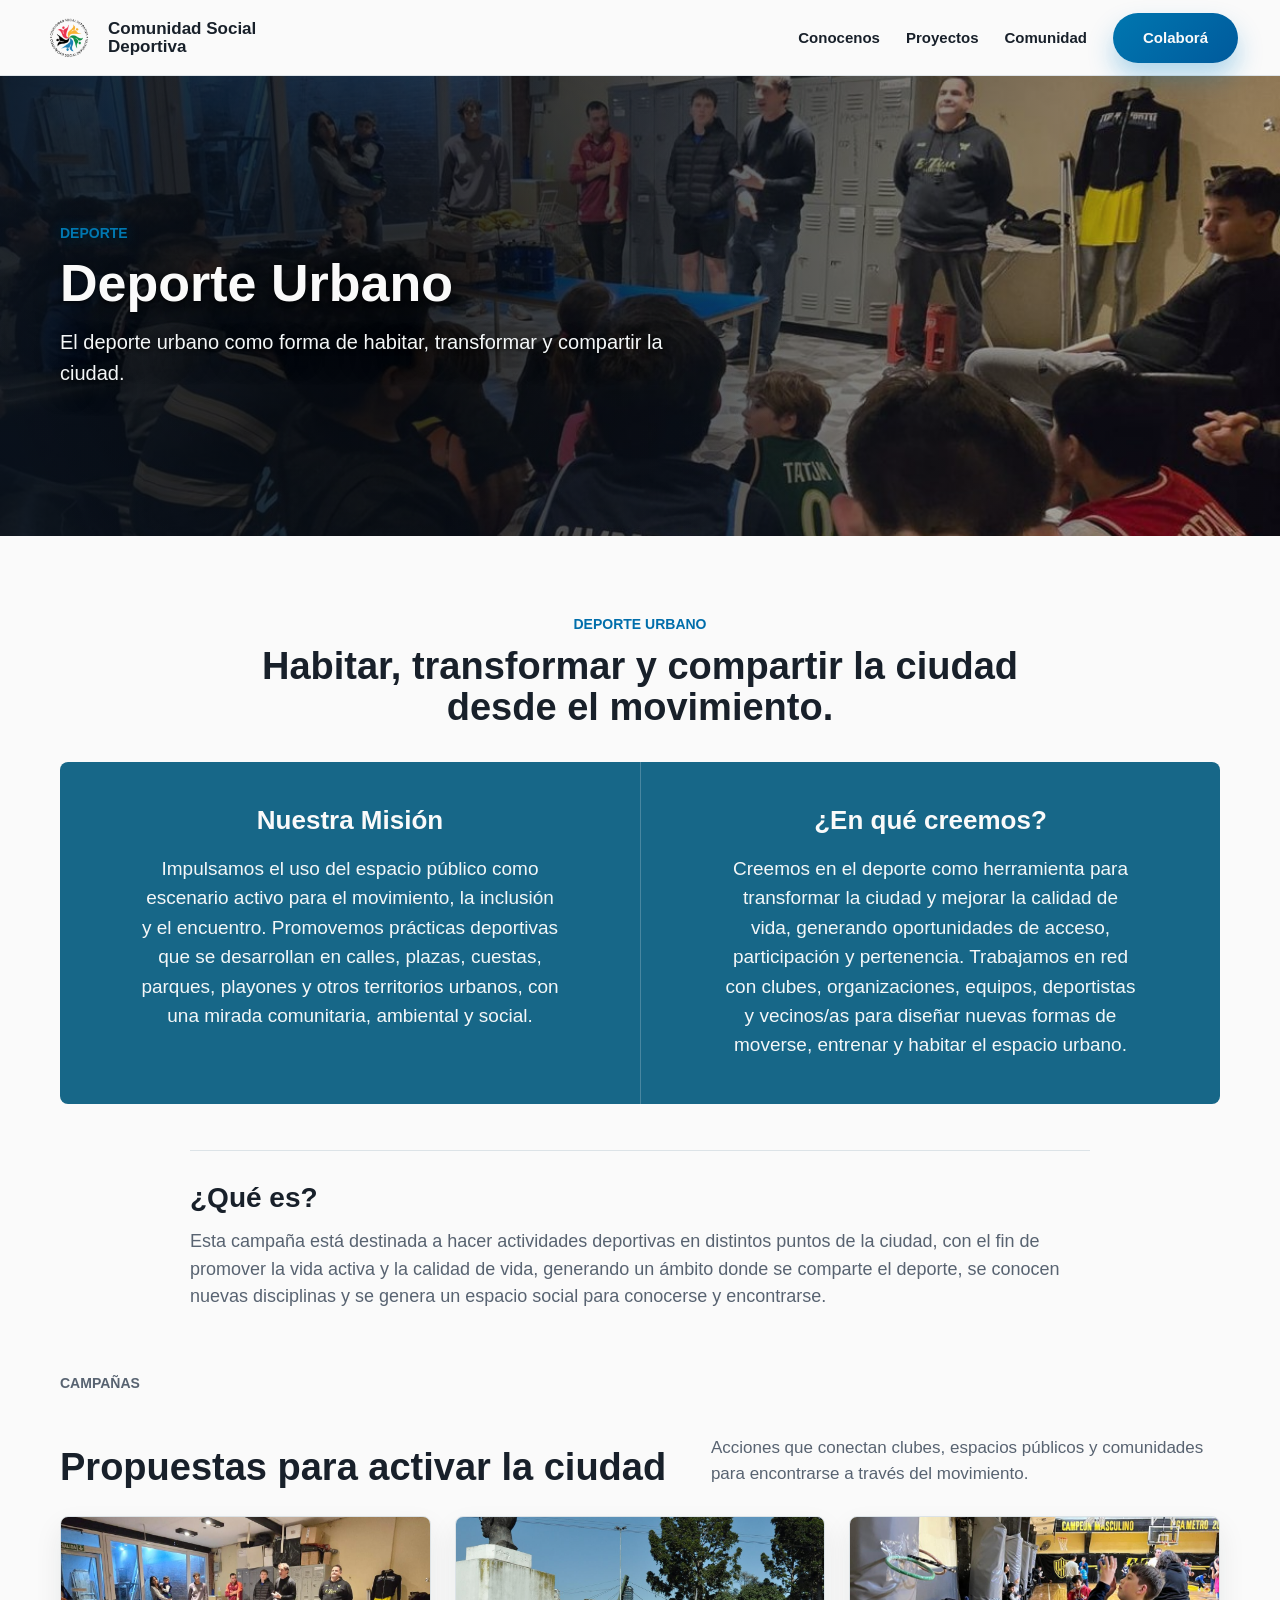
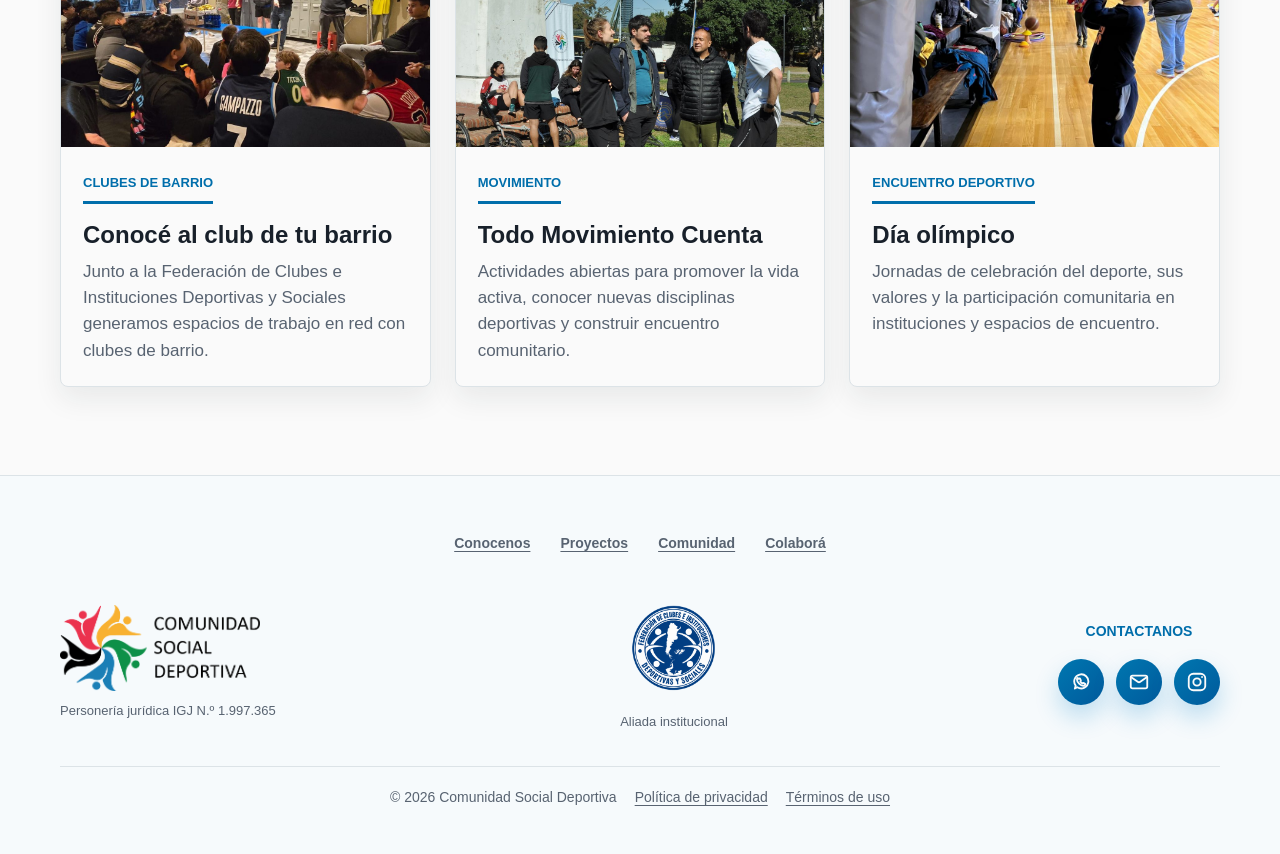
<file: deporte.html>
<!doctype html>
<html lang="es">
  <head>
    <meta charset="utf-8">
    <meta name="viewport" content="width=device-width, initial-scale=1">
    <title>Deporte Urbano | Comunidad Social Deportiva</title>
    <meta
      name="description"
      content="Deporte Urbano de Comunidad Social Deportiva: movimiento, inclusión y encuentro para transformar la ciudad desde el espacio público."
    >
    <link rel="stylesheet" href="styles.css?v=20261017-3">
  </head>
  <body>
    <a class="skip-link" href="#contenido-principal">Saltar al contenido principal</a>
    <header class="site-header" data-header>
      <a class="brand" href="index.html#inicio" aria-label="Comunidad Social Deportiva">
        <img src="assets/logo-csd.png" alt="" class="brand__logo">
        <span class="brand__text">Comunidad Social Deportiva</span>
      </a>

      <button class="menu-toggle" type="button" aria-expanded="false" aria-controls="site-nav">
        <span class="menu-toggle__bar"></span>
        <span class="menu-toggle__bar"></span>
        <span class="menu-toggle__bar"></span>
        <span class="sr-only">Abrir menú</span>
      </button>

      <nav class="site-nav" id="site-nav" aria-label="Navegación principal">
        <a href="conocenos.html">Conocenos</a>
        <a href="index.html#proyectos">Proyectos</a>
        <a href="comunidad.html">Comunidad</a>
        <a class="nav-cta" href="colabora.html">Colaborá</a>
      </nav>
    </header>

    <main id="contenido-principal" tabindex="-1">
      <section class="page-hero">
        <img src="assets/proyecto-deporte.jpeg" alt="Jóvenes asisten a una charla de formación con referentes deportivos.">
        <div class="page-hero__shade"></div>
        <div class="page-hero__content section-inner">
          <p class="eyebrow">Deporte</p>
          <h1>Deporte Urbano</h1>
          <p>
            El deporte urbano como forma de habitar, transformar y compartir la ciudad.
          </p>
        </div>
      </section>

      <section class="urban-sport">
        <div class="section-inner">
          <div class="urban-sport__intro">
            <p class="section-kicker">Deporte Urbano</p>
            <h2>Habitar, transformar y compartir la ciudad desde el movimiento.</h2>
          </div>

          <div class="urban-sport__grid">
            <article class="urban-sport__panel">
              <h3>Nuestra Misión</h3>
              <p>
                Impulsamos el uso del espacio público como escenario activo para el movimiento,
                la inclusión y el encuentro. Promovemos prácticas deportivas que se desarrollan en
                calles, plazas, cuestas, parques, playones y otros territorios urbanos, con una
                mirada comunitaria, ambiental y social.
              </p>
            </article>
            <article class="urban-sport__panel">
              <h3>¿En qué creemos?</h3>
              <p>
                Creemos en el deporte como herramienta para transformar la ciudad y mejorar la
                calidad de vida, generando oportunidades de acceso, participación y pertenencia.
                Trabajamos en red con clubes, organizaciones, equipos, deportistas y vecinos/as
                para diseñar nuevas formas de moverse, entrenar y habitar el espacio urbano.
              </p>
            </article>
          </div>

          <div class="urban-sport__what">
            <h2>¿Qué es?</h2>
            <p>
              Esta campaña está destinada a hacer actividades deportivas en distintos puntos de
              la ciudad, con el fin de promover la vida activa y la calidad de vida, generando
              un ámbito donde se comparte el deporte, se conocen nuevas disciplinas y se genera
              un espacio social para conocerse y encontrarse.
            </p>
          </div>

          <div class="sport-campaigns">
            <div class="section-heading sport-campaigns__heading">
              <p class="section-kicker">Campañas</p>
              <h2>Propuestas para activar la ciudad</h2>
              <p>
                Acciones que conectan clubes, espacios públicos y comunidades para encontrarse
                a través del movimiento.
              </p>
            </div>

            <div class="sport-campaign-grid">
              <article class="sport-campaign-card">
                <img src="assets/proyecto-deporte.jpeg" alt="Jóvenes asisten a una charla de formación vinculada al deporte urbano.">
                <div class="sport-campaign-card__body">
                  <span>Clubes de barrio</span>
                  <h3>Conocé al club de tu barrio</h3>
                  <p>
                    Junto a la Federación de Clubes e Instituciones Deportivas y Sociales
                    generamos espacios de trabajo en red con clubes de barrio.
                  </p>
                </div>
              </article>

              <article class="sport-campaign-card" id="todo-movimiento-cuenta">
                <img src="assets/proyecto-running.jpg" alt="Grupo de personas realiza ejercicios al aire libre en Todo Movimiento Cuenta.">
                <div class="sport-campaign-card__body">
                  <span>Movimiento</span>
                  <h3>Todo Movimiento Cuenta</h3>
                  <p>
                    Actividades abiertas para promover la vida activa, conocer nuevas disciplinas
                    deportivas y construir encuentro comunitario.
                  </p>
                </div>
              </article>

              <article class="sport-campaign-card">
                <img src="assets/deporte-campanas/dia-olimpico.jpeg" alt="Niño practica un lanzamiento con una pelota durante la acción Día Olímpico.">
                <div class="sport-campaign-card__body">
                  <span>Encuentro deportivo</span>
                  <h3>Día olímpico</h3>
                  <p>
                    Jornadas de celebración del deporte, sus valores y la participación comunitaria
                    en instituciones y espacios de encuentro.
                  </p>
                </div>
              </article>
            </div>
          </div>
        </div>
      </section>
    </main>

    <footer class="site-footer">
      <nav class="section-inner footer__navigation" aria-label="Navegación secundaria">
        <a href="conocenos.html">Conocenos</a>
        <a href="index.html#proyectos">Proyectos</a>
        <a href="comunidad.html">Comunidad</a>
        <a href="colabora.html">Colaborá</a>
      </nav>
      <div class="section-inner footer__grid">
        <div class="footer__brand">
          <img src="assets/logo-csd-footer-cropped.png" alt="Comunidad Social Deportiva" class="footer__signature">
          <p class="footer__registration">Personería jurídica IGJ N.º 1.997.365</p>
        </div>
        <div class="footer__federation">
          <img src="assets/logo-federacion-clubes.png" alt="Logo de la Federación de Clubes e Instituciones Deportivas y Sociales de la República Argentina" class="footer__federation-logo" loading="lazy">
          <p class="footer__partner-label">Aliada institucional</p>
        </div>
        <div class="footer__contact">
          <p class="footer__label">Contactanos</p>
          <div class="footer__socials" aria-label="Canales de contacto">
            <a class="footer__social-link" href="https://wa.me/541154148548" target="_blank" rel="noopener" aria-label="Enviar un mensaje por WhatsApp al 54 11 5414-8548" title="WhatsApp: 54 11 5414-8548">
              <svg viewBox="0 0 24 24" aria-hidden="true">
                <path d="M5.3 19.1 6.2 16A7.7 7.7 0 1 1 8 17.7l-2.7 1.4Z"></path>
                <path d="M9.4 8.6c.2-.4.4-.4.7-.4h.5c.2 0 .4.1.5.4l.7 1.6c.1.3.1.5-.1.7l-.4.5c.5.9 1.2 1.6 2.1 2.1l.5-.4c.2-.2.5-.2.7-.1l1.6.7c.3.1.4.3.4.6v.5c0 .3-.1.5-.4.7-.5.4-1.1.6-1.8.6-2.9 0-6.8-3.9-6.8-6.8 0-.7.2-1.3.6-1.8Z"></path>
              </svg>
            </a>
            <a class="footer__social-link" href="mailto:comunidadsocialdeportiva.org@gmail.com" aria-label="Enviar un mail a comunidadsocialdeportiva.org@gmail.com" title="comunidadsocialdeportiva.org@gmail.com">
              <svg viewBox="0 0 24 24" aria-hidden="true">
                <rect x="3" y="5" width="18" height="14" rx="2"></rect>
                <path d="m4 7 7 5a2 2 0 0 0 2 0l7-5"></path>
              </svg>
            </a>
            <a class="footer__social-link" href="https://www.instagram.com/comunidadsocialdeportiva.ok/" target="_blank" rel="noopener" aria-label="Instagram" title="Instagram">
              <svg viewBox="0 0 24 24" aria-hidden="true">
                <rect x="3" y="3" width="18" height="18" rx="5"></rect>
                <circle cx="12" cy="12" r="4"></circle>
                <path d="M17.5 6.5h.01"></path>
              </svg>
            </a>
          </div>
        </div>
      </div>
      <div class="section-inner footer__legal">
        <span>© 2026 Comunidad Social Deportiva</span>
        <a href="politica-privacidad.html">Política de privacidad</a>
        <a href="terminos-uso.html">Términos de uso</a>
      </div>
    </footer>

    <script src="script.js?v=20261016-3"></script>
  </body>
</html>
</file>
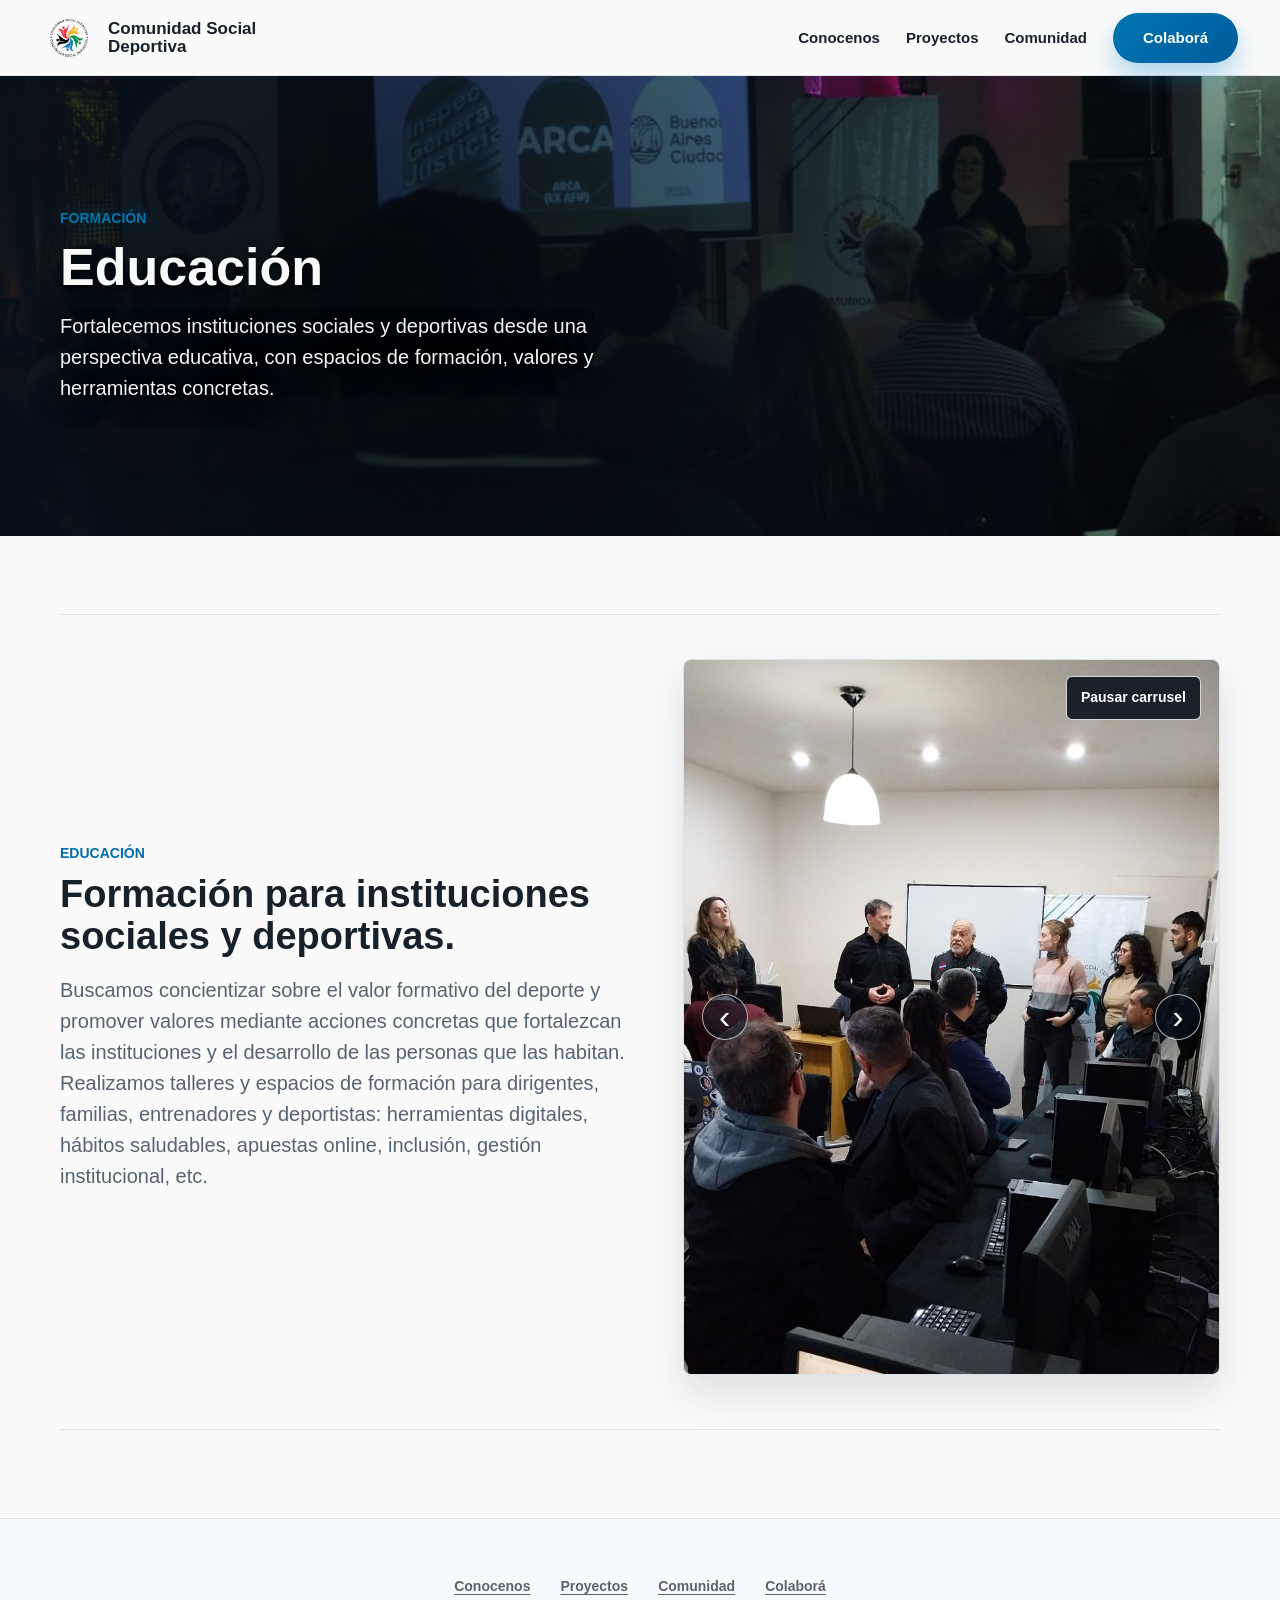
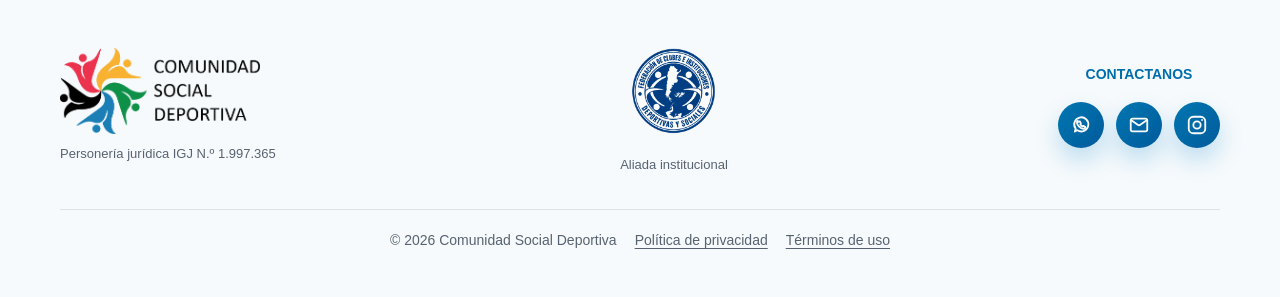
<file: educacion.html>
<!doctype html>
<html lang="es">
  <head>
    <meta charset="utf-8">
    <meta name="viewport" content="width=device-width, initial-scale=1">
    <title>Educación | Comunidad Social Deportiva</title>
    <meta
      name="description"
      content="Educación de Comunidad Social Deportiva: formación, valores, herramientas y propuestas educativas para instituciones sociales y deportivas."
    >
    <link rel="stylesheet" href="styles.css?v=20261017-3">
  </head>
  <body>
    <a class="skip-link" href="#contenido-principal">Saltar al contenido principal</a>
    <header class="site-header" data-header>
      <a class="brand" href="index.html#inicio" aria-label="Comunidad Social Deportiva">
        <img src="assets/logo-csd.png" alt="" class="brand__logo">
        <span class="brand__text">Comunidad Social Deportiva</span>
      </a>

      <button class="menu-toggle" type="button" aria-expanded="false" aria-controls="site-nav">
        <span class="menu-toggle__bar"></span>
        <span class="menu-toggle__bar"></span>
        <span class="menu-toggle__bar"></span>
        <span class="sr-only">Abrir menú</span>
      </button>

      <nav class="site-nav" id="site-nav" aria-label="Navegación principal">
        <a href="conocenos.html">Conocenos</a>
        <a href="index.html#proyectos">Proyectos</a>
        <a href="comunidad.html">Comunidad</a>
        <a class="nav-cta" href="colabora.html">Colaborá</a>
      </nav>
    </header>

    <main id="contenido-principal" tabindex="-1">
      <section class="page-hero">
        <img src="assets/proyecto-alianzas.jpg" alt="Representantes de clubes participan de una capacitación institucional.">
        <div class="page-hero__shade"></div>
        <div class="page-hero__content section-inner">
          <p class="eyebrow">Formación</p>
          <h1>Educación</h1>
          <p>
            Fortalecemos instituciones sociales y deportivas desde una perspectiva educativa,
            con espacios de formación, valores y herramientas concretas.
          </p>
        </div>
      </section>

      <section class="social-page">
        <div class="section-inner">
          <article class="social-feature social-feature--blue">
            <div class="social-feature__copy">
              <p class="section-kicker">Educación</p>
              <h2>Formación para instituciones sociales y deportivas.</h2>
              <p>
                Buscamos concientizar sobre el valor formativo del deporte y promover valores
                mediante acciones concretas que fortalezcan las instituciones y el desarrollo de
                las personas que las habitan. Realizamos talleres y espacios de formación para
                dirigentes, familias, entrenadores y deportistas: herramientas digitales, hábitos
                saludables, apuestas online, inclusión, gestión institucional, etc.
              </p>
            </div>

            <div class="campaign-slider campaign-slider--blue campaign-slider--portrait social-feature__slider" data-slider aria-label="Fotos de educación">
              <div class="campaign-slide is-active" data-slide>
                <img loading="lazy" src="assets/educacion/educacion-04.jpeg" alt="Participantes siguen una capacitación en herramientas digitales frente a sus computadoras.">
              </div>
              <div class="campaign-slide" data-slide>
                <img loading="lazy" src="assets/educacion/educacion-06.jpeg" alt="Dos participantes trabajan juntas en una computadora durante la capacitación.">
              </div>
              <div class="campaign-slide" data-slide>
                <img loading="lazy" src="assets/educacion/educacion-07.jpeg" alt="Grupo de participantes exhibe sus certificados al finalizar la capacitación.">
              </div>
              <div class="campaign-slide" data-slide>
                <img loading="lazy" src="assets/educacion/educacion-08.jpeg" alt="Participantes practican en una computadora con el acompañamiento de la capacitadora.">
              </div>
              <div class="campaign-slide" data-slide>
                <img loading="lazy" src="assets/educacion/educacion-09.jpeg" alt="Personas observan una demostración proyectada durante el taller de herramientas digitales.">
              </div>
              <div class="campaign-slide" data-slide>
                <img loading="lazy" src="assets/educacion/educacion-10.jpeg" alt="Capacitadora orienta a participantes que trabajan con una computadora.">
              </div>
              <div class="campaign-slide" data-slide>
                <img loading="lazy" src="assets/educacion/educacion-11.jpeg" alt="Participantes posan con sus certificados después del taller.">
              </div>
              <div class="campaign-slide" data-slide>
                <img loading="lazy" src="assets/educacion/educacion-13.jpeg" alt="Grupo de asistentes celebra el cierre de la capacitación con sus certificados.">
              </div>
              <div class="campaign-slide" data-slide>
                <img loading="lazy" src="assets/educacion/educacion-15.jpeg" alt="Asistentes presencian una explicación proyectada durante la capacitación.">
              </div>
              <div class="campaign-slide" data-slide>
                <img loading="lazy" src="assets/educacion/educacion-19.jpeg" alt="Niño practica un lanzamiento durante una actividad educativa y deportiva.">
              </div>

              <button class="campaign-slider__button campaign-slider__button--prev" type="button" data-prev aria-label="Foto anterior">
                <span aria-hidden="true">&lsaquo;</span>
              </button>
              <button class="campaign-slider__button campaign-slider__button--next" type="button" data-next aria-label="Foto siguiente">
                <span aria-hidden="true">&rsaquo;</span>
              </button>
            </div>
          </article>
        </div>
      </section>
    </main>

    <footer class="site-footer">
      <nav class="section-inner footer__navigation" aria-label="Navegación secundaria">
        <a href="conocenos.html">Conocenos</a>
        <a href="index.html#proyectos">Proyectos</a>
        <a href="comunidad.html">Comunidad</a>
        <a href="colabora.html">Colaborá</a>
      </nav>
      <div class="section-inner footer__grid">
        <div class="footer__brand">
          <img src="assets/logo-csd-footer-cropped.png" alt="Comunidad Social Deportiva" class="footer__signature">
          <p class="footer__registration">Personería jurídica IGJ N.º 1.997.365</p>
        </div>
        <div class="footer__federation">
          <img src="assets/logo-federacion-clubes.png" alt="Logo de la Federación de Clubes e Instituciones Deportivas y Sociales de la República Argentina" class="footer__federation-logo" loading="lazy">
          <p class="footer__partner-label">Aliada institucional</p>
        </div>
        <div class="footer__contact">
          <p class="footer__label">Contactanos</p>
          <div class="footer__socials" aria-label="Canales de contacto">
            <a class="footer__social-link" href="https://wa.me/541154148548" target="_blank" rel="noopener" aria-label="Enviar un mensaje por WhatsApp al 54 11 5414-8548" title="WhatsApp: 54 11 5414-8548">
              <svg viewBox="0 0 24 24" aria-hidden="true">
                <path d="M5.3 19.1 6.2 16A7.7 7.7 0 1 1 8 17.7l-2.7 1.4Z"></path>
                <path d="M9.4 8.6c.2-.4.4-.4.7-.4h.5c.2 0 .4.1.5.4l.7 1.6c.1.3.1.5-.1.7l-.4.5c.5.9 1.2 1.6 2.1 2.1l.5-.4c.2-.2.5-.2.7-.1l1.6.7c.3.1.4.3.4.6v.5c0 .3-.1.5-.4.7-.5.4-1.1.6-1.8.6-2.9 0-6.8-3.9-6.8-6.8 0-.7.2-1.3.6-1.8Z"></path>
              </svg>
            </a>
            <a class="footer__social-link" href="mailto:comunidadsocialdeportiva.org@gmail.com" aria-label="Enviar un mail a comunidadsocialdeportiva.org@gmail.com" title="comunidadsocialdeportiva.org@gmail.com">
              <svg viewBox="0 0 24 24" aria-hidden="true">
                <rect x="3" y="5" width="18" height="14" rx="2"></rect>
                <path d="m4 7 7 5a2 2 0 0 0 2 0l7-5"></path>
              </svg>
            </a>
            <a class="footer__social-link" href="https://www.instagram.com/comunidadsocialdeportiva.ok/" target="_blank" rel="noopener" aria-label="Instagram" title="Instagram">
              <svg viewBox="0 0 24 24" aria-hidden="true">
                <rect x="3" y="3" width="18" height="18" rx="5"></rect>
                <circle cx="12" cy="12" r="4"></circle>
                <path d="M17.5 6.5h.01"></path>
              </svg>
            </a>
          </div>
        </div>
      </div>
      <div class="section-inner footer__legal">
        <span>© 2026 Comunidad Social Deportiva</span>
        <a href="politica-privacidad.html">Política de privacidad</a>
        <a href="terminos-uso.html">Términos de uso</a>
      </div>
    </footer>

    <script src="script.js?v=20261016-3"></script>
  </body>
</html>
</file>
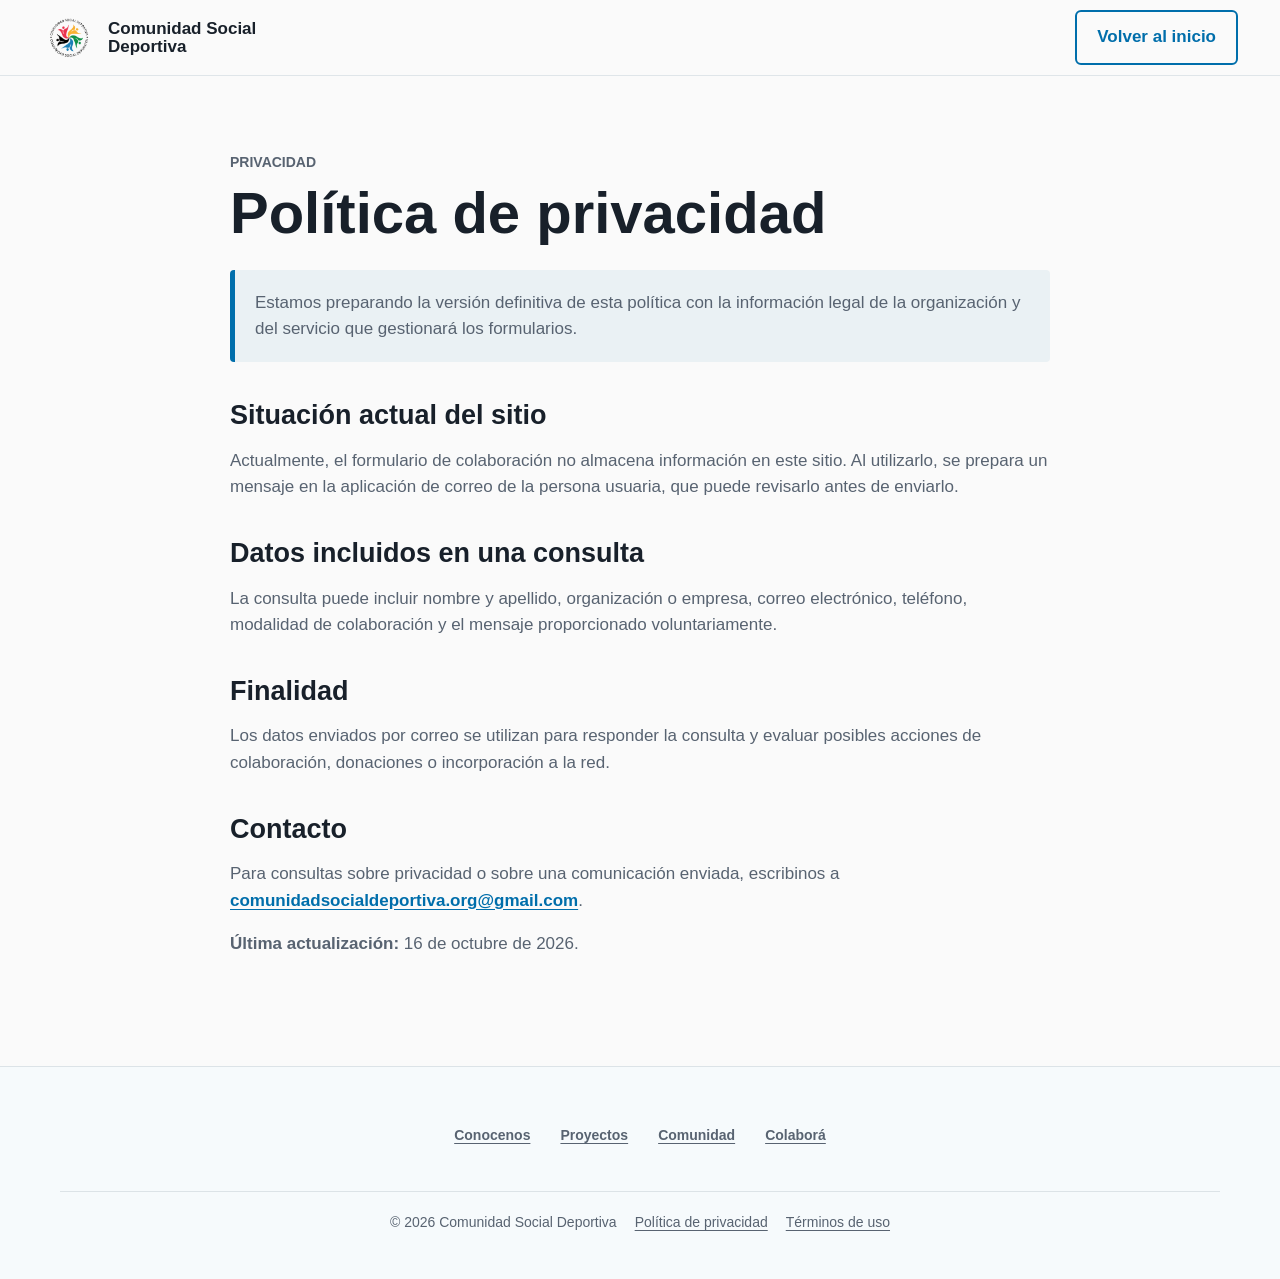
<file: politica-privacidad.html>
<!doctype html>
<html lang="es">
  <head>
    <meta charset="utf-8">
    <meta name="viewport" content="width=device-width, initial-scale=1">
    <title>Política de privacidad | Comunidad Social Deportiva</title>
    <meta name="description" content="Información sobre privacidad y datos personales en el sitio de Comunidad Social Deportiva.">
    <link rel="stylesheet" href="styles.css?v=20261017-3">
  </head>
  <body>
    <a class="skip-link" href="#contenido-principal">Saltar al contenido principal</a>
    <header class="site-header">
      <a class="brand" href="index.html#inicio" aria-label="Comunidad Social Deportiva">
        <img src="assets/logo-csd.png" alt="" class="brand__logo">
        <span class="brand__text">Comunidad Social Deportiva</span>
      </a>
      <a class="button button--outline" href="index.html">Volver al inicio</a>
    </header>

    <main id="contenido-principal" tabindex="-1">
      <article class="legal-content">
        <div class="section-inner legal-content__inner">
          <p class="section-kicker">Privacidad</p>
          <h1>Política de privacidad</h1>
          <p class="legal-notice">
            Estamos preparando la versión definitiva de esta política con la información legal de la organización y del servicio que gestionará los formularios.
          </p>

          <h2>Situación actual del sitio</h2>
          <p>
            Actualmente, el formulario de colaboración no almacena información en este sitio. Al utilizarlo, se prepara un mensaje en la aplicación de correo de la persona usuaria, que puede revisarlo antes de enviarlo.
          </p>

          <h2>Datos incluidos en una consulta</h2>
          <p>
            La consulta puede incluir nombre y apellido, organización o empresa, correo electrónico, teléfono, modalidad de colaboración y el mensaje proporcionado voluntariamente.
          </p>

          <h2>Finalidad</h2>
          <p>
            Los datos enviados por correo se utilizan para responder la consulta y evaluar posibles acciones de colaboración, donaciones o incorporación a la red.
          </p>

          <h2>Contacto</h2>
          <p>
            Para consultas sobre privacidad o sobre una comunicación enviada, escribinos a
            <a href="mailto:comunidadsocialdeportiva.org@gmail.com">comunidadsocialdeportiva.org@gmail.com</a>.
          </p>

          <p><strong>Última actualización:</strong> 16 de octubre de 2026.</p>
        </div>
      </article>
    </main>

    <footer class="site-footer">
      <nav class="section-inner footer__navigation" aria-label="Navegación secundaria">
        <a href="conocenos.html">Conocenos</a>
        <a href="index.html#proyectos">Proyectos</a>
        <a href="comunidad.html">Comunidad</a>
        <a href="colabora.html">Colaborá</a>
      </nav>
      <div class="section-inner footer__legal">
        <span>© 2026 Comunidad Social Deportiva</span>
        <a href="politica-privacidad.html" aria-current="page">Política de privacidad</a>
        <a href="terminos-uso.html">Términos de uso</a>
      </div>
    </footer>
  </body>
</html>
</file>
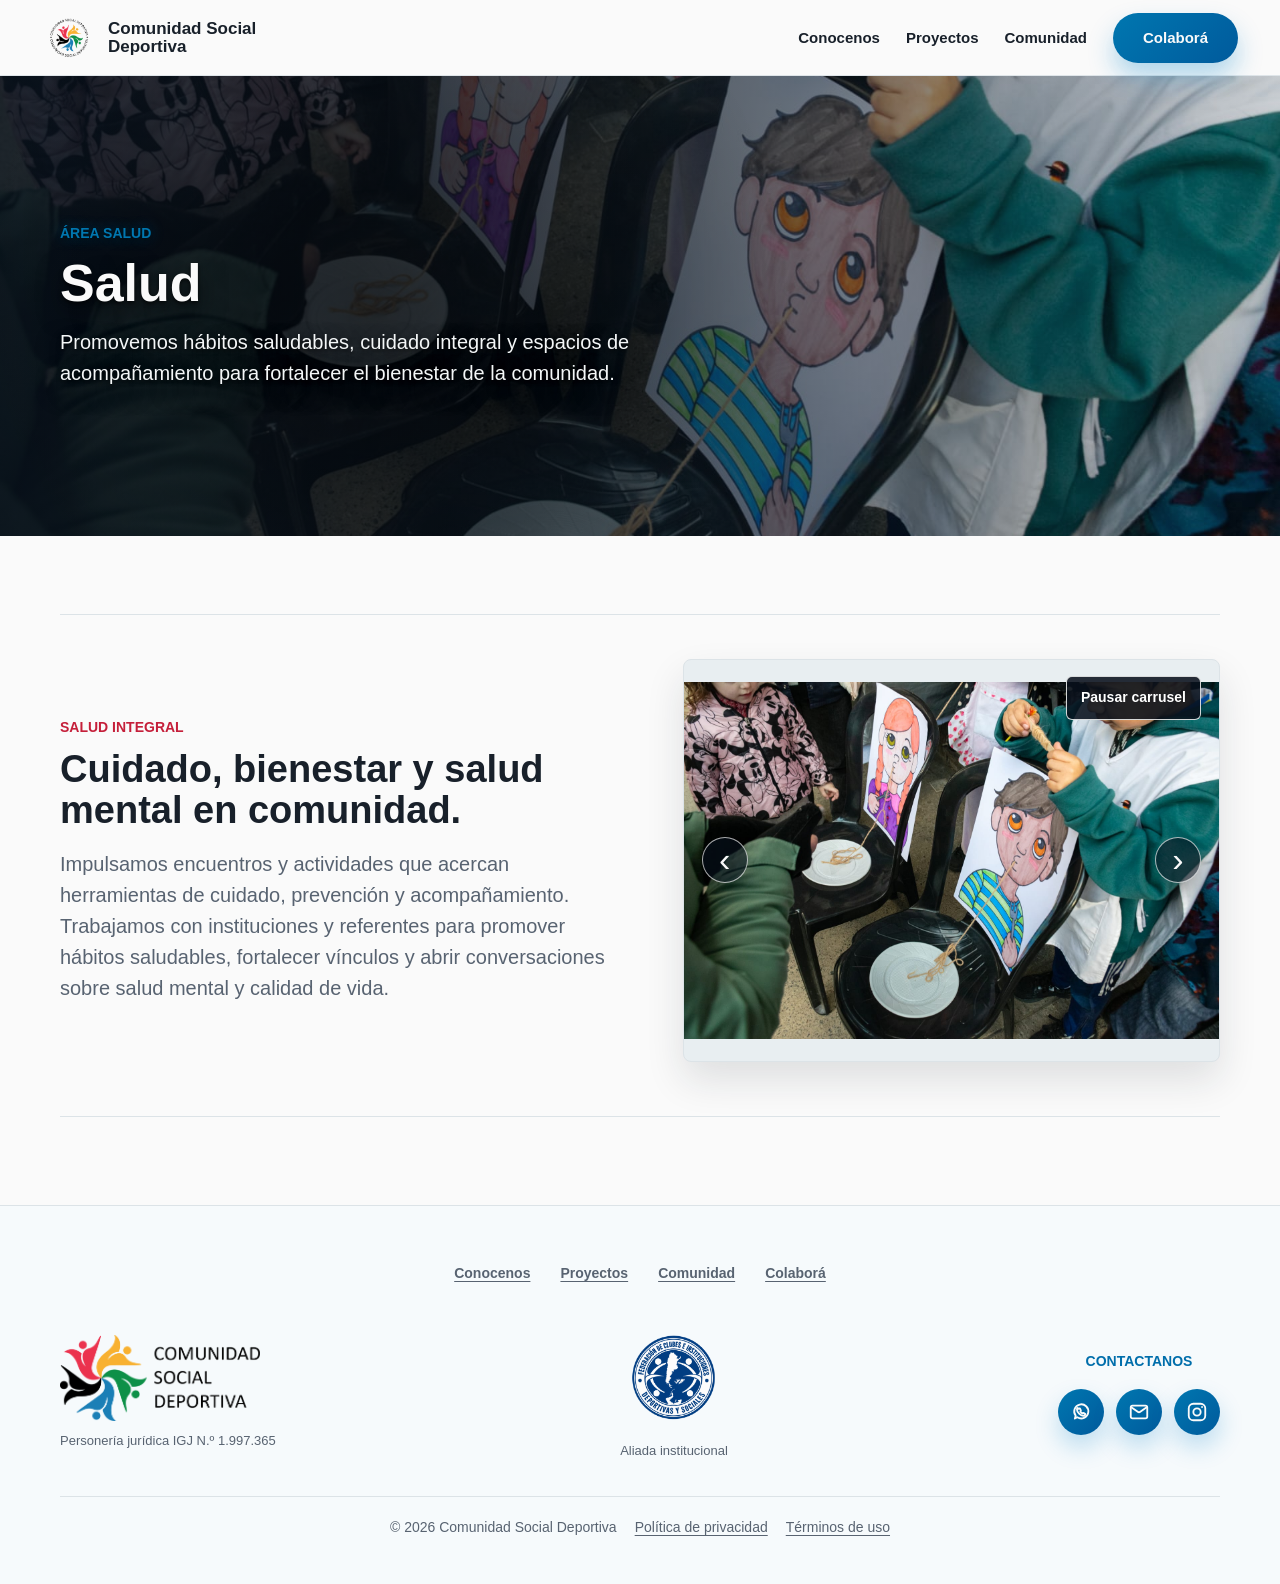
<file: salud.html>
<!doctype html>
<html lang="es">
  <head>
    <meta charset="utf-8">
    <meta name="viewport" content="width=device-width, initial-scale=1">
    <title>Salud | Comunidad Social Deportiva</title>
    <meta
      name="description"
      content="Área Salud de Comunidad Social Deportiva: hábitos saludables, cuidado integral, salud mental y bienestar comunitario."
    >
    <link rel="stylesheet" href="styles.css?v=20261017-3">
  </head>
  <body>
    <a class="skip-link" href="#contenido-principal">Saltar al contenido principal</a>
    <header class="site-header" data-header>
      <a class="brand" href="index.html#inicio" aria-label="Comunidad Social Deportiva">
        <img src="assets/logo-csd.png" alt="" class="brand__logo">
        <span class="brand__text">Comunidad Social Deportiva</span>
      </a>

      <button class="menu-toggle" type="button" aria-expanded="false" aria-controls="site-nav">
        <span class="menu-toggle__bar"></span>
        <span class="menu-toggle__bar"></span>
        <span class="menu-toggle__bar"></span>
        <span class="sr-only">Abrir menú</span>
      </button>

      <nav class="site-nav" id="site-nav" aria-label="Navegación principal">
        <a href="conocenos.html">Conocenos</a>
        <a href="index.html#proyectos">Proyectos</a>
        <a href="comunidad.html">Comunidad</a>
        <a class="nav-cta" href="colabora.html">Colaborá</a>
      </nav>
    </header>

    <main id="contenido-principal" tabindex="-1">
      <section class="page-hero">
        <img src="assets/salud/salud-01.jpeg" alt="Niños decoran tablas de madera durante una actividad de alimentación saludable.">
        <div class="page-hero__shade"></div>
        <div class="page-hero__content section-inner">
          <p class="eyebrow">Área salud</p>
          <h1>Salud</h1>
          <p>
            Promovemos hábitos saludables, cuidado integral y espacios de acompañamiento para
            fortalecer el bienestar de la comunidad.
          </p>
        </div>
      </section>

      <section class="social-page">
        <div class="section-inner">
          <article class="social-feature social-feature--red">
            <div class="social-feature__copy">
              <p class="section-kicker">Salud integral</p>
              <h2>Cuidado, bienestar y salud mental en comunidad.</h2>
              <p>
                Impulsamos encuentros y actividades que acercan herramientas de cuidado, prevención
                y acompañamiento. Trabajamos con instituciones y referentes para promover hábitos
                saludables, fortalecer vínculos y abrir conversaciones sobre salud mental y calidad
                de vida.
              </p>
            </div>

            <div class="campaign-slider campaign-slider--red social-feature__slider social-feature__slider--landscape" data-slider aria-label="Fotos del área Salud">
              <div class="campaign-slide is-active" data-slide>
                <img loading="lazy" src="assets/salud/salud-01.jpeg" alt="Niños decoran tablas de madera durante una actividad de alimentación saludable.">
              </div>
              <div class="campaign-slide" data-slide>
                <img loading="lazy" src="assets/salud/salud-02.jpeg" alt="Semillas, material educativo y alimentos presentados en la jornada de salud.">
              </div>
              <div class="campaign-slide" data-slide>
                <img loading="lazy" src="assets/salud/salud-03.jpeg" alt="Músicos animan la apertura de la jornada Todo Movimiento Cuenta.">
              </div>
              <div class="campaign-slide" data-slide>
                <img loading="lazy" src="assets/salud/salud-04.jpeg" alt="Referentes reciben a participantes junto a los estandartes de la jornada.">
              </div>
              <div class="campaign-slide" data-slide>
                <img loading="lazy" src="assets/salud/salud-05.jpeg" alt="Afiche de la jornada de salud y calidad de vida Todo Movimiento Cuenta.">
              </div>
              <div class="campaign-slide" data-slide>
                <img loading="lazy" src="assets/salud/salud-06.jpeg" alt="Personas participan de una actividad física en un salón comunitario.">
              </div>
              <div class="campaign-slide" data-slide>
                <img loading="lazy" src="assets/salud/salud-07.jpeg" alt="Expositora presenta una charla sobre alimentación saludable.">
              </div>
              <div class="campaign-slide" data-slide>
                <img loading="lazy" src="assets/salud/salud-08.jpeg" alt="Profesionales y referentes posan al finalizar la jornada de salud.">
              </div>
              <div class="campaign-slide" data-slide>
                <img loading="lazy" src="assets/salud/salud-09.jpeg" alt="Equipo organizador reunido durante la jornada de salud y calidad de vida.">
              </div>
              <div class="campaign-slide" data-slide>
                <img loading="lazy" src="assets/salud/salud-10.jpeg" alt="Profesionales de salud y deporte posan junto a los estandartes institucionales.">
              </div>
              <div class="campaign-slide" data-slide>
                <img loading="lazy" src="assets/salud/salud-11.jpeg" alt="Grupo organizador participa del cierre de la jornada de salud.">
              </div>
              <div class="campaign-slide" data-slide>
                <img loading="lazy" src="assets/salud/salud-12.jpeg" alt="Referentes y profesionales reunidos después de las actividades.">
              </div>
              <div class="campaign-slide" data-slide>
                <img loading="lazy" src="assets/salud/salud-13.jpeg" alt="Representantes institucionales son presentados ante el público.">
              </div>
              <div class="campaign-slide" data-slide>
                <img loading="lazy" src="assets/salud/salud-14.jpeg" alt="Expositora inicia una charla al aire libre sobre hábitos saludables.">
              </div>
              <div class="campaign-slide" data-slide>
                <img loading="lazy" src="assets/salud/salud-15.jpeg" alt="Profesional brinda una explicación en la cancha durante la jornada.">
              </div>
              <div class="campaign-slide" data-slide>
                <img loading="lazy" src="assets/salud/salud-16.jpeg" alt="Público escucha la presentación de profesionales y referentes.">
              </div>
              <div class="campaign-slide" data-slide>
                <img loading="lazy" src="assets/salud/salud-17.jpeg" alt="Profesionales de distintas áreas son presentados en la cancha.">
              </div>
              <div class="campaign-slide" data-slide>
                <img loading="lazy" src="assets/salud/salud-18.jpeg" alt="Niños participan de una demostración sobre alimentación saludable.">
              </div>
              <div class="campaign-slide" data-slide>
                <img loading="lazy" src="assets/salud/salud-19.jpeg" alt="Niños observan alimentos y materiales durante una actividad educativa.">
              </div>
              <div class="campaign-slide" data-slide>
                <img loading="lazy" src="assets/salud/salud-20.jpeg" alt="Entrenador explica una consigna a un grupo de niños en la cancha.">
              </div>
              <div class="campaign-slide" data-slide>
                <img loading="lazy" src="assets/salud/salud-21.jpeg" alt="Expositor presenta alimentos saludables durante una charla en salón.">
              </div>
              <div class="campaign-slide" data-slide>
                <img loading="lazy" src="assets/salud/salud-22.jpeg" alt="Dos profesionales conversan frente a material sobre alimentación.">
              </div>
              <div class="campaign-slide" data-slide>
                <img loading="lazy" src="assets/salud/salud-23.jpeg" alt="Profesional explica hábitos saludables con apoyo de alimentos ilustrados.">
              </div>
              <div class="campaign-slide" data-slide>
                <img loading="lazy" src="assets/salud/salud-24.jpeg" alt="Expositores dialogan durante la charla de alimentación saludable.">
              </div>
              <div class="campaign-slide" data-slide>
                <img loading="lazy" src="assets/salud/salud-25.jpeg" alt="Niños y personas adultas escuchan una charla sobre hábitos saludables.">
              </div>
              <div class="campaign-slide" data-slide>
                <img loading="lazy" src="assets/salud/salud-26.jpeg" alt="Niños realizan ejercicios guiados durante la jornada de salud.">
              </div>
              <div class="campaign-slide" data-slide>
                <img loading="lazy" src="assets/salud/salud-27.jpeg" alt="Grupo de niños corre y juega en una cancha al aire libre.">
              </div>
              <div class="campaign-slide" data-slide>
                <img loading="lazy" src="assets/salud/salud-28.jpeg" alt="Niños participan de una actividad deportiva grupal en la cancha.">
              </div>
              <div class="campaign-slide" data-slide>
                <img loading="lazy" src="assets/salud/salud-29.jpeg" alt="Participantes realizan ejercicios y juegos de movimiento al aire libre.">
              </div>
              <div class="campaign-slide" data-slide>
                <img loading="lazy" src="assets/salud/salud-30.jpeg" alt="Entrenador conversa con niños antes de una actividad física.">
              </div>
              <div class="campaign-slide" data-slide>
                <img loading="lazy" src="assets/salud/salud-31.jpeg" alt="Profesor da indicaciones a un grupo de niños durante la jornada.">
              </div>
              <div class="campaign-slide" data-slide>
                <img loading="lazy" src="assets/salud/salud-32.jpeg" alt="Niños observan una lámina educativa sobre alimentación saludable.">
              </div>
              <div class="campaign-slide" data-slide>
                <img loading="lazy" src="assets/salud/salud-33.jpeg" alt="Profesional conversa con niños sentados durante una demostración.">
              </div>
              <div class="campaign-slide" data-slide>
                <img loading="lazy" src="assets/salud/salud-34.jpeg" alt="Niños atienden una explicación práctica sobre nutrición.">
              </div>
              <div class="campaign-slide" data-slide>
                <img loading="lazy" src="assets/salud/salud-35.jpeg" alt="Grupo de niños participa de una charla junto a la cancha.">
              </div>
              <div class="campaign-slide" data-slide>
                <img loading="lazy" src="assets/salud/salud-36.jpeg" alt="Referentes institucionales se presentan ante niños y familias.">
              </div>
              <div class="campaign-slide" data-slide>
                <img loading="lazy" src="assets/salud/salud-37.jpeg" alt="Profesionales y organizadores posan al finalizar la jornada de salud.">
              </div>

              <button class="campaign-slider__button campaign-slider__button--prev" type="button" data-prev aria-label="Foto anterior">
                <span aria-hidden="true">&lsaquo;</span>
              </button>
              <button class="campaign-slider__button campaign-slider__button--next" type="button" data-next aria-label="Foto siguiente">
                <span aria-hidden="true">&rsaquo;</span>
              </button>
            </div>
          </article>
        </div>
      </section>
    </main>

    <footer class="site-footer">
      <nav class="section-inner footer__navigation" aria-label="Navegación secundaria">
        <a href="conocenos.html">Conocenos</a>
        <a href="index.html#proyectos">Proyectos</a>
        <a href="comunidad.html">Comunidad</a>
        <a href="colabora.html">Colaborá</a>
      </nav>
      <div class="section-inner footer__grid">
        <div class="footer__brand">
          <img src="assets/logo-csd-footer-cropped.png" alt="Comunidad Social Deportiva" class="footer__signature">
          <p class="footer__registration">Personería jurídica IGJ N.º 1.997.365</p>
        </div>
        <div class="footer__federation">
          <img src="assets/logo-federacion-clubes.png" alt="Logo de la Federación de Clubes e Instituciones Deportivas y Sociales de la República Argentina" class="footer__federation-logo" loading="lazy">
          <p class="footer__partner-label">Aliada institucional</p>
        </div>
        <div class="footer__contact">
          <p class="footer__label">Contactanos</p>
          <div class="footer__socials" aria-label="Canales de contacto">
            <a class="footer__social-link" href="https://wa.me/541154148548" target="_blank" rel="noopener" aria-label="Enviar un mensaje por WhatsApp al 54 11 5414-8548" title="WhatsApp: 54 11 5414-8548">
              <svg viewBox="0 0 24 24" aria-hidden="true">
                <path d="M5.3 19.1 6.2 16A7.7 7.7 0 1 1 8 17.7l-2.7 1.4Z"></path>
                <path d="M9.4 8.6c.2-.4.4-.4.7-.4h.5c.2 0 .4.1.5.4l.7 1.6c.1.3.1.5-.1.7l-.4.5c.5.9 1.2 1.6 2.1 2.1l.5-.4c.2-.2.5-.2.7-.1l1.6.7c.3.1.4.3.4.6v.5c0 .3-.1.5-.4.7-.5.4-1.1.6-1.8.6-2.9 0-6.8-3.9-6.8-6.8 0-.7.2-1.3.6-1.8Z"></path>
              </svg>
            </a>
            <a class="footer__social-link" href="mailto:comunidadsocialdeportiva.org@gmail.com" aria-label="Enviar un mail a comunidadsocialdeportiva.org@gmail.com" title="comunidadsocialdeportiva.org@gmail.com">
              <svg viewBox="0 0 24 24" aria-hidden="true">
                <rect x="3" y="5" width="18" height="14" rx="2"></rect>
                <path d="m4 7 7 5a2 2 0 0 0 2 0l7-5"></path>
              </svg>
            </a>
            <a class="footer__social-link" href="https://www.instagram.com/comunidadsocialdeportiva.ok/" target="_blank" rel="noopener" aria-label="Instagram" title="Instagram">
              <svg viewBox="0 0 24 24" aria-hidden="true">
                <rect x="3" y="3" width="18" height="18" rx="5"></rect>
                <circle cx="12" cy="12" r="4"></circle>
                <path d="M17.5 6.5h.01"></path>
              </svg>
            </a>
          </div>
        </div>
      </div>
      <div class="section-inner footer__legal">
        <span>© 2026 Comunidad Social Deportiva</span>
        <a href="politica-privacidad.html">Política de privacidad</a>
        <a href="terminos-uso.html">Términos de uso</a>
      </div>
    </footer>

    <script src="script.js?v=20261016-3"></script>
  </body>
</html>
</file>
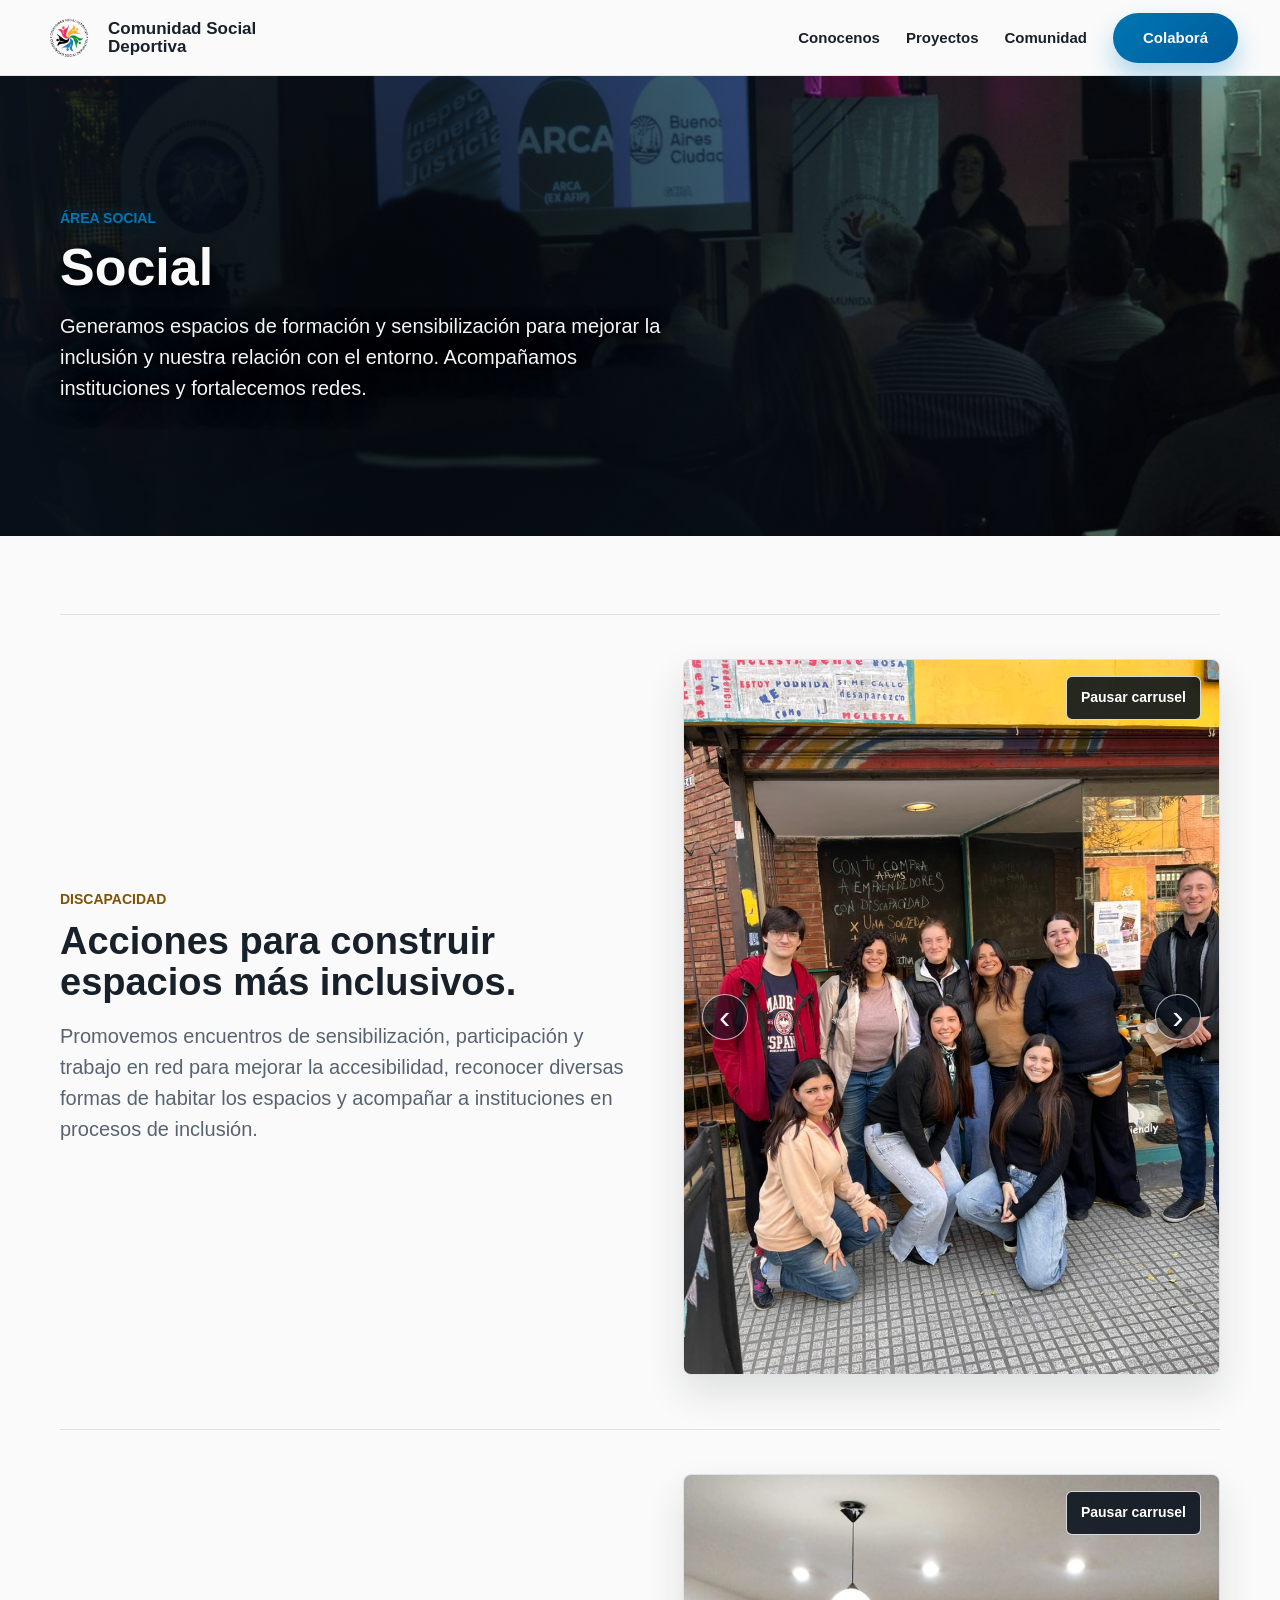
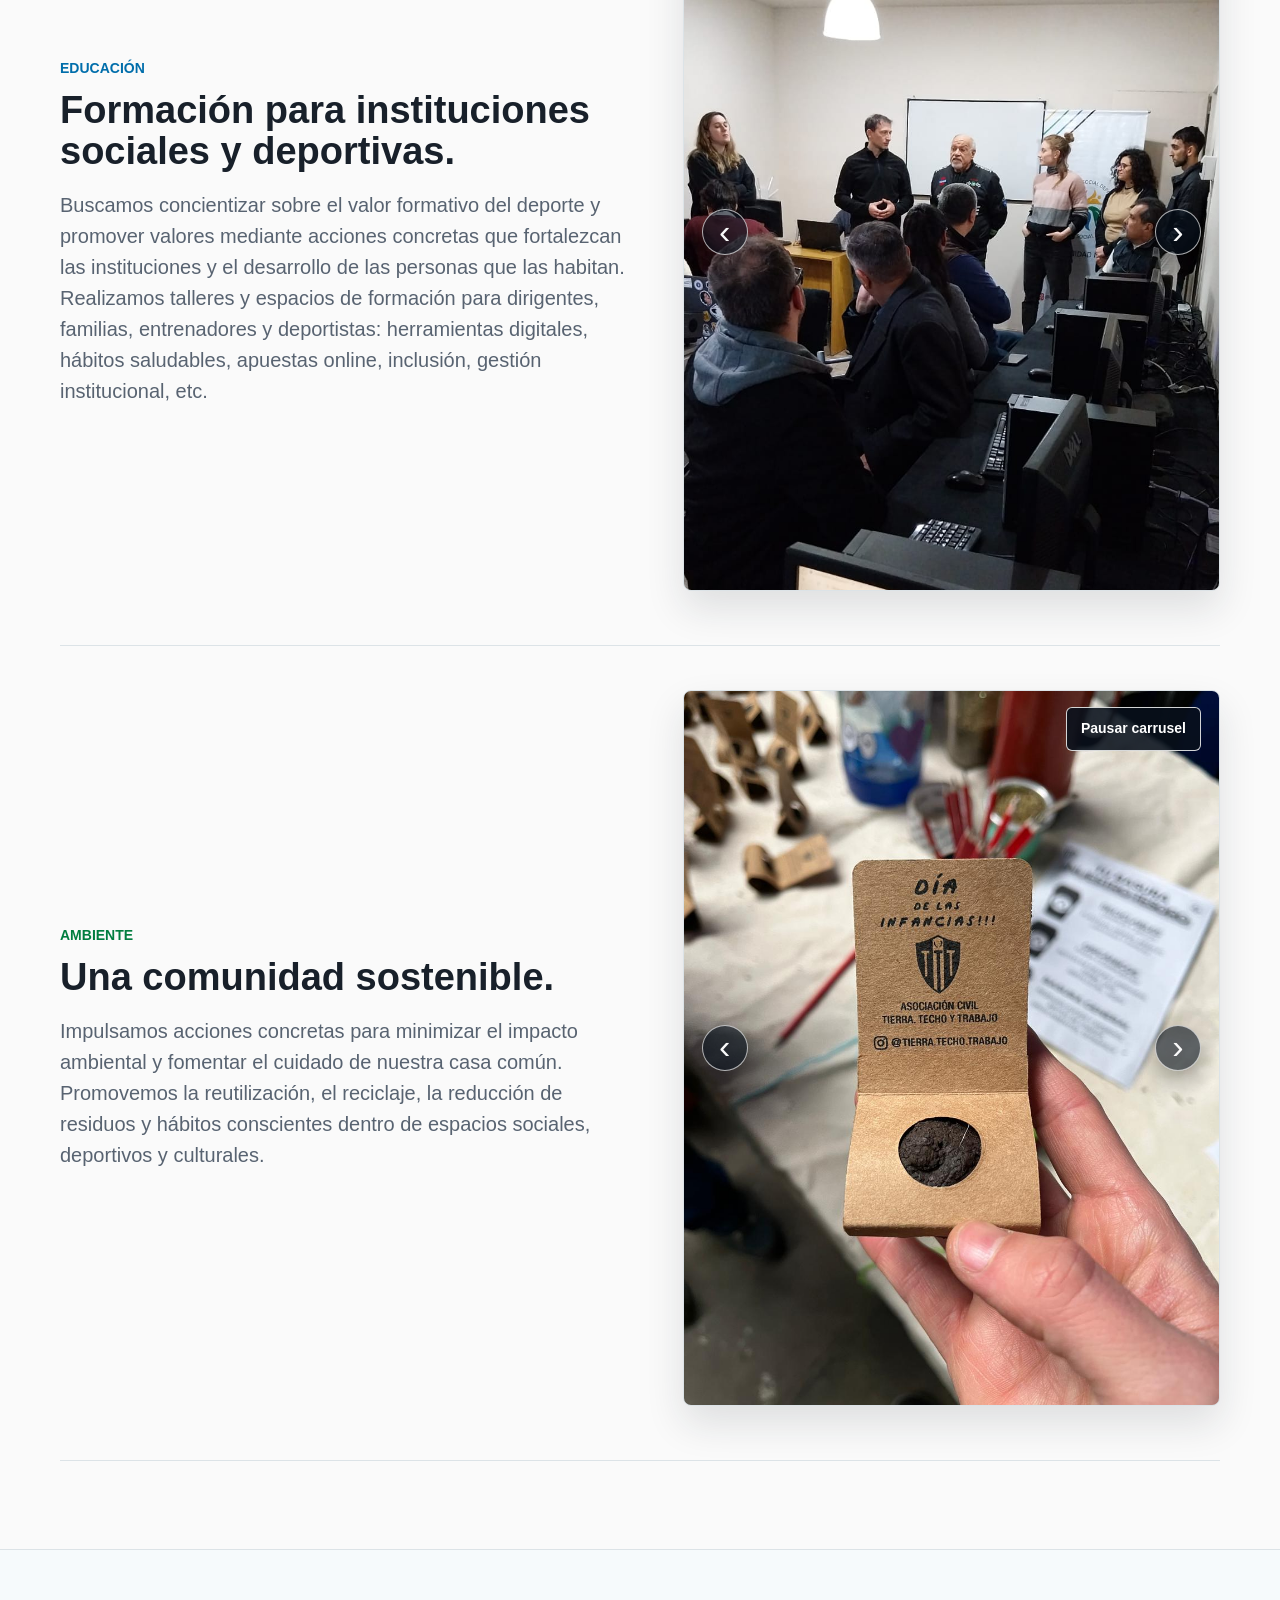
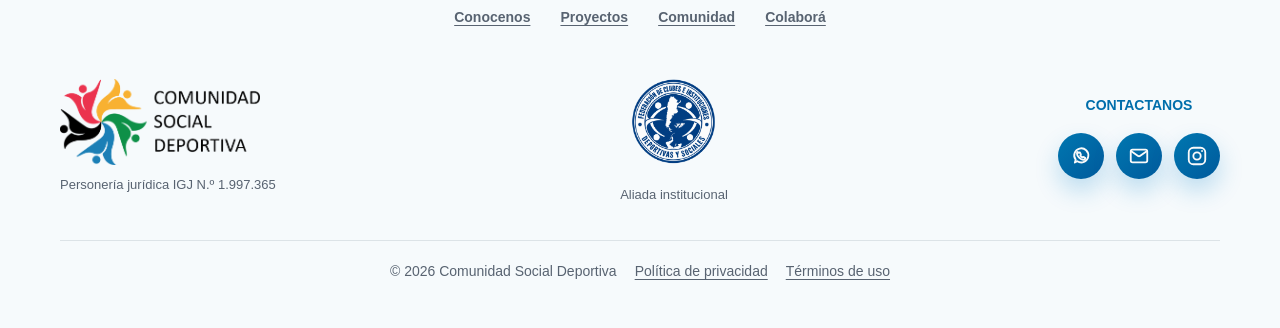
<file: social.html>
<!doctype html>
<html lang="es">
  <head>
    <meta charset="utf-8">
    <meta name="viewport" content="width=device-width, initial-scale=1">
    <title>Social | Comunidad Social Deportiva</title>
    <meta
      name="description"
      content="Área Social de Comunidad Social Deportiva: formación, sensibilización, inclusión, discapacidad, educación y ambiente."
    >
    <link rel="stylesheet" href="styles.css?v=20261017-3">
  </head>
  <body>
    <a class="skip-link" href="#contenido-principal">Saltar al contenido principal</a>
    <header class="site-header" data-header>
      <a class="brand" href="index.html#inicio" aria-label="Comunidad Social Deportiva">
        <img src="assets/logo-csd.png" alt="" class="brand__logo">
        <span class="brand__text">Comunidad Social Deportiva</span>
      </a>

      <button class="menu-toggle" type="button" aria-expanded="false" aria-controls="site-nav">
        <span class="menu-toggle__bar"></span>
        <span class="menu-toggle__bar"></span>
        <span class="menu-toggle__bar"></span>
        <span class="sr-only">Abrir menú</span>
      </button>

      <nav class="site-nav" id="site-nav" aria-label="Navegación principal">
        <a href="conocenos.html">Conocenos</a>
        <a href="index.html#proyectos">Proyectos</a>
        <a href="comunidad.html">Comunidad</a>
        <a class="nav-cta" href="colabora.html">Colaborá</a>
      </nav>
    </header>

    <main id="contenido-principal" tabindex="-1">
      <section class="page-hero">
        <img src="assets/proyecto-alianzas.jpg" alt="Representantes de clubes participan de una capacitación institucional.">
        <div class="page-hero__shade"></div>
        <div class="page-hero__content section-inner">
          <p class="eyebrow">Área social</p>
          <h1>Social</h1>
          <p>
            Generamos espacios de formación y sensibilización para mejorar la inclusión y nuestra
            relación con el entorno. Acompañamos instituciones y fortalecemos redes.
          </p>
        </div>
      </section>

      <section class="social-page">
        <div class="section-inner">
          <article class="social-feature social-feature--yellow" id="discapacidad">
            <div class="social-feature__copy">
              <p class="section-kicker">Discapacidad</p>
              <h2>Acciones para construir espacios más inclusivos.</h2>
              <p>
                Promovemos encuentros de sensibilización, participación y trabajo en red para
                mejorar la accesibilidad, reconocer diversas formas de habitar los espacios y
                acompañar a instituciones en procesos de inclusión.
              </p>
            </div>

            <div class="campaign-slider campaign-slider--yellow campaign-slider--portrait social-feature__slider" data-slider aria-label="Fotos del subproyecto Discapacidad">
              <div class="campaign-slide is-active" data-slide>
                <img loading="lazy" src="assets/discapacidad/discapacidad-01.jpeg" alt="Grupo de participantes posa frente al espacio del encuentro de juegos de mesa.">
              </div>
              <div class="campaign-slide" data-slide>
                <img loading="lazy" src="assets/discapacidad/discapacidad-02.jpeg" alt="Personas reunidas en el salón durante el encuentro para jóvenes neurodivergentes.">
              </div>
              <div class="campaign-slide" data-slide>
                <img loading="lazy" src="assets/discapacidad/discapacidad-03.jpeg" alt="Grupo numeroso de participantes posa al finalizar la noche de juegos.">
              </div>
              <div class="campaign-slide" data-slide>
                <img loading="lazy" src="assets/discapacidad/discapacidad-04.jpeg" alt="Participantes reunidos para una foto grupal dentro del salón.">
              </div>
              <div class="campaign-slide" data-slide>
                <img loading="lazy" src="assets/discapacidad/discapacidad-05.jpeg" alt="Jóvenes y personas adultas posan juntos durante el encuentro inclusivo.">
              </div>
              <div class="campaign-slide" data-slide>
                <img loading="lazy" src="assets/discapacidad/discapacidad-06.jpeg" alt="Participante escribe una consigna en una pizarra durante un juego.">
              </div>
              <div class="campaign-slide" data-slide>
                <img loading="lazy" src="assets/discapacidad/discapacidad-07.jpeg" alt="Grupo de asistentes posa en el salón decorado para el encuentro.">
              </div>
              <div class="campaign-slide" data-slide>
                <img loading="lazy" src="assets/discapacidad/discapacidad-08.jpeg" alt="Joven escribe palabras en una pizarra como parte de una actividad grupal.">
              </div>
              <div class="campaign-slide" data-slide>
                <img loading="lazy" src="assets/discapacidad/discapacidad-09.jpeg" alt="Participante completa una consigna escrita en la pizarra.">
              </div>
              <div class="campaign-slide" data-slide>
                <img loading="lazy" src="assets/discapacidad/discapacidad-10.jpeg" alt="Joven continúa un juego de palabras sobre la pizarra del salón.">
              </div>
              <div class="campaign-slide" data-slide>
                <img loading="lazy" src="assets/discapacidad/discapacidad-11.jpeg" alt="Participantes se desplazan entre mesas durante la noche de juegos.">
              </div>
              <div class="campaign-slide" data-slide>
                <img loading="lazy" src="assets/discapacidad/discapacidad-12.jpeg" alt="Personas conversan y participan de actividades alrededor de las mesas.">
              </div>
              <div class="campaign-slide" data-slide>
                <img loading="lazy" src="assets/discapacidad/discapacidad-13.jpeg" alt="Asistentes comparten juegos de mesa en un salón comunitario.">
              </div>
              <div class="campaign-slide" data-slide>
                <img loading="lazy" src="assets/discapacidad/discapacidad-14.jpeg" alt="Grupo juega y conversa alrededor de una mesa con refrigerios.">
              </div>
              <div class="campaign-slide" data-slide>
                <img loading="lazy" src="assets/discapacidad/discapacidad-15.jpeg" alt="Participantes reunidos alrededor de una mesa durante el encuentro inclusivo.">
              </div>
              <div class="campaign-slide" data-slide>
                <img loading="lazy" src="assets/discapacidad/discapacidad-16.jpeg" alt="Dos personas juegan a una torre de bloques de madera.">
              </div>
              <div class="campaign-slide" data-slide>
                <img loading="lazy" src="assets/discapacidad/discapacidad-17.jpeg" alt="Participantes observan una partida con bloques sobre una mesa.">
              </div>
              <div class="campaign-slide" data-slide>
                <img loading="lazy" src="assets/discapacidad/discapacidad-18.jpeg" alt="Grupo comparte distintos juegos de mesa y refrigerios.">
              </div>
              <div class="campaign-slide" data-slide>
                <img loading="lazy" src="assets/discapacidad/discapacidad-19.jpeg" alt="Jugador retira una pieza de una torre de bloques de madera.">
              </div>
              <div class="campaign-slide" data-slide>
                <img loading="lazy" src="assets/discapacidad/discapacidad-20.jpeg" alt="Participantes celebran una actividad grupal levantando las manos.">
              </div>
              <div class="campaign-slide" data-slide>
                <img loading="lazy" src="assets/discapacidad/discapacidad-21.jpeg" alt="Personas conversan alrededor de una mesa con juegos y bebidas.">
              </div>
              <div class="campaign-slide" data-slide>
                <img loading="lazy" src="assets/discapacidad/discapacidad-22.jpeg" alt="Cartas, fichas y una torre de bloques preparados para la noche de juegos.">
              </div>
              <div class="campaign-slide" data-slide>
                <img loading="lazy" src="assets/discapacidad/discapacidad-23.jpeg" alt="Coordinadora explica una actividad a participantes sentados.">
              </div>
              <div class="campaign-slide" data-slide>
                <img loading="lazy" src="assets/discapacidad/discapacidad-24.jpeg" alt="Asistentes escuchan las indicaciones para un juego grupal.">
              </div>
              <div class="campaign-slide" data-slide>
                <img loading="lazy" src="assets/discapacidad/discapacidad-25.jpeg" alt="Grupo participa de una consigna dirigida dentro del salón.">
              </div>
              <div class="campaign-slide" data-slide>
                <img loading="lazy" src="assets/discapacidad/discapacidad-26.jpeg" alt="Personas comparten juegos y una conversación alrededor de las mesas.">
              </div>
              <div class="campaign-slide" data-slide>
                <img loading="lazy" src="assets/discapacidad/discapacidad-27.jpeg" alt="Participantes atienden una explicación antes de comenzar una actividad.">
              </div>
              <div class="campaign-slide" data-slide>
                <img loading="lazy" src="assets/discapacidad/discapacidad-28.jpeg" alt="Coordinadora conversa con el grupo durante la noche de juegos.">
              </div>
              <div class="campaign-slide" data-slide>
                <img loading="lazy" src="assets/discapacidad/discapacidad-29.jpeg" alt="Asistentes sentados escuchan a una de las coordinadoras.">
              </div>
              <div class="campaign-slide" data-slide>
                <img loading="lazy" src="assets/discapacidad/discapacidad-30.jpeg" alt="Grupo observa una explicación junto a las mesas de juego.">
              </div>
              <div class="campaign-slide" data-slide>
                <img loading="lazy" src="assets/discapacidad/discapacidad-31.jpeg" alt="Participantes conversan durante una pausa entre juegos.">
              </div>
              <div class="campaign-slide" data-slide>
                <img loading="lazy" src="assets/discapacidad/discapacidad-32.jpeg" alt="Coordinadora da indicaciones al grupo reunido en el salón.">
              </div>
              <div class="campaign-slide" data-slide>
                <img loading="lazy" src="assets/discapacidad/discapacidad-33.jpeg" alt="Personas juegan y socializan en distintas mesas del encuentro.">
              </div>
              <div class="campaign-slide" data-slide>
                <img loading="lazy" src="assets/discapacidad/discapacidad-34.jpeg" alt="Participantes de pie conversan junto a las mesas de juego.">
              </div>
              <div class="campaign-slide" data-slide>
                <img loading="lazy" src="assets/discapacidad/discapacidad-35.jpeg" alt="Grupo escucha una explicación mientras comparte refrigerios.">
              </div>
              <div class="campaign-slide" data-slide>
                <img loading="lazy" src="assets/discapacidad/discapacidad-36.jpeg" alt="Asistentes conversan y participan de actividades dentro del salón.">
              </div>
              <div class="campaign-slide" data-slide>
                <img loading="lazy" src="assets/discapacidad/discapacidad-37.jpeg" alt="Coordinadora acompaña una dinámica con participantes sentados.">
              </div>
              <div class="campaign-slide" data-slide>
                <img loading="lazy" src="assets/discapacidad/discapacidad-38.jpeg" alt="Personas cambian de mesa durante las actividades del encuentro.">
              </div>
              <div class="campaign-slide" data-slide>
                <img loading="lazy" src="assets/discapacidad/discapacidad-39.jpeg" alt="Grupo comparte una partida en torno a una mesa larga.">
              </div>
              <div class="campaign-slide" data-slide>
                <img loading="lazy" src="assets/discapacidad/discapacidad-40.jpeg" alt="Participantes juegan a las cartas alrededor de una mesa.">
              </div>
              <div class="campaign-slide" data-slide>
                <img loading="lazy" src="assets/discapacidad/discapacidad-41.jpeg" alt="Grupo de jóvenes conversa durante una partida de mesa.">
              </div>
              <div class="campaign-slide" data-slide>
                <img loading="lazy" src="assets/discapacidad/discapacidad-42.jpeg" alt="Asistentes observan una explicación desde distintas mesas.">
              </div>
              <div class="campaign-slide" data-slide>
                <img loading="lazy" src="assets/discapacidad/discapacidad-43.jpeg" alt="Participantes comparten juegos de mesa en pequeños grupos.">
              </div>
              <div class="campaign-slide" data-slide>
                <img loading="lazy" src="assets/discapacidad/discapacidad-44.jpeg" alt="Dos personas juegan con una torre de bloques de madera.">
              </div>
              <div class="campaign-slide" data-slide>
                <img loading="lazy" src="assets/discapacidad/discapacidad-45.jpeg" alt="Grupo participa de juegos de mesa en un salón comunitario.">
              </div>
              <div class="campaign-slide" data-slide>
                <img loading="lazy" src="assets/discapacidad/discapacidad-46.jpeg" alt="Asistentes reunidos escuchan el cierre de la noche de juegos.">
              </div>

              <button class="campaign-slider__button campaign-slider__button--prev" type="button" data-prev aria-label="Foto anterior">
                <span aria-hidden="true">&lsaquo;</span>
              </button>
              <button class="campaign-slider__button campaign-slider__button--next" type="button" data-next aria-label="Foto siguiente">
                <span aria-hidden="true">&rsaquo;</span>
              </button>
            </div>
          </article>

          <article class="social-feature social-feature--blue" id="educacion">
            <div class="social-feature__copy">
              <p class="section-kicker">Educación</p>
              <h2>Formación para instituciones sociales y deportivas.</h2>
              <p>
                Buscamos concientizar sobre el valor formativo del deporte y promover valores
                mediante acciones concretas que fortalezcan las instituciones y el desarrollo de
                las personas que las habitan. Realizamos talleres y espacios de formación para
                dirigentes, familias, entrenadores y deportistas: herramientas digitales, hábitos
                saludables, apuestas online, inclusión, gestión institucional, etc.
              </p>
            </div>

            <div class="campaign-slider campaign-slider--blue campaign-slider--portrait social-feature__slider" data-slider aria-label="Fotos del subproyecto Educación">
              <div class="campaign-slide is-active" data-slide>
                <img loading="lazy" src="assets/educacion/educacion-04.jpeg" alt="Participantes siguen una capacitación en herramientas digitales frente a sus computadoras.">
              </div>
              <div class="campaign-slide" data-slide>
                <img loading="lazy" src="assets/educacion/educacion-06.jpeg" alt="Dos participantes trabajan juntas en una computadora durante la capacitación.">
              </div>
              <div class="campaign-slide" data-slide>
                <img loading="lazy" src="assets/educacion/educacion-07.jpeg" alt="Grupo de participantes exhibe sus certificados al finalizar la capacitación.">
              </div>
              <div class="campaign-slide" data-slide>
                <img loading="lazy" src="assets/educacion/educacion-08.jpeg" alt="Participantes practican en una computadora con el acompañamiento de la capacitadora.">
              </div>
              <div class="campaign-slide" data-slide>
                <img loading="lazy" src="assets/educacion/educacion-09.jpeg" alt="Personas observan una demostración proyectada durante el taller de herramientas digitales.">
              </div>
              <div class="campaign-slide" data-slide>
                <img loading="lazy" src="assets/educacion/educacion-10.jpeg" alt="Capacitadora orienta a participantes que trabajan con una computadora.">
              </div>
              <div class="campaign-slide" data-slide>
                <img loading="lazy" src="assets/educacion/educacion-11.jpeg" alt="Participantes posan con sus certificados después del taller.">
              </div>
              <div class="campaign-slide" data-slide>
                <img loading="lazy" src="assets/educacion/educacion-13.jpeg" alt="Grupo de asistentes celebra el cierre de la capacitación con sus certificados.">
              </div>
              <div class="campaign-slide" data-slide>
                <img loading="lazy" src="assets/educacion/educacion-15.jpeg" alt="Asistentes presencian una explicación proyectada durante la capacitación.">
              </div>
              <div class="campaign-slide" data-slide>
                <img loading="lazy" src="assets/educacion/educacion-19.jpeg" alt="Niño practica un lanzamiento durante una actividad educativa y deportiva.">
              </div>

              <button class="campaign-slider__button campaign-slider__button--prev" type="button" data-prev aria-label="Foto anterior">
                <span aria-hidden="true">&lsaquo;</span>
              </button>
              <button class="campaign-slider__button campaign-slider__button--next" type="button" data-next aria-label="Foto siguiente">
                <span aria-hidden="true">&rsaquo;</span>
              </button>
            </div>
          </article>

          <article class="social-feature social-feature--green" id="ambiente">
            <div class="social-feature__copy">
              <p class="section-kicker">Ambiente</p>
              <h2>Una comunidad sostenible.</h2>
              <p>
                Impulsamos acciones concretas para minimizar el impacto ambiental y fomentar el
                cuidado de nuestra casa común. Promovemos la reutilización, el reciclaje, la
                reducción de residuos y hábitos conscientes dentro de espacios sociales, deportivos
                y culturales.
              </p>
            </div>

            <div class="campaign-slider campaign-slider--green campaign-slider--portrait social-feature__slider" data-slider aria-label="Fotos del subproyecto Ambiente">
              <div class="campaign-slide is-active" data-slide>
                <img loading="lazy" src="assets/sostenibilidad/sostenibilidad-01.jpeg" alt="Persona sostiene un recipiente reciclado preparado para cultivar una planta.">
              </div>
              <div class="campaign-slide" data-slide>
                <img loading="lazy" src="assets/sostenibilidad/sostenibilidad-02.jpeg" alt="Elementos elaborados con material reciclado acompañan una guía sobre las tres erres.">
              </div>
              <div class="campaign-slide" data-slide>
                <img loading="lazy" src="assets/sostenibilidad/sostenibilidad-03.jpeg" alt="Expositora brinda una charla sobre reducción, reutilización y reciclaje.">
              </div>
              <div class="campaign-slide" data-slide>
                <img loading="lazy" src="assets/sostenibilidad/sostenibilidad-04.jpeg" alt="Expositora explica prácticas ambientales con material proyectado.">
              </div>
              <div class="campaign-slide" data-slide>
                <img loading="lazy" src="assets/sostenibilidad/sostenibilidad-05.jpeg" alt="Participantes trabajan entre canteros durante una jornada de huerta comunitaria.">
              </div>
              <div class="campaign-slide" data-slide>
                <img loading="lazy" src="assets/sostenibilidad/sostenibilidad-06.jpeg" alt="Canteros con cultivos y recipientes reutilizados en la huerta comunitaria.">
              </div>
              <div class="campaign-slide" data-slide>
                <img loading="lazy" src="assets/sostenibilidad/sostenibilidad-07.jpeg" alt="Personas preparan la tierra y ordenan los canteros de la huerta.">
              </div>
              <div class="campaign-slide" data-slide>
                <img loading="lazy" src="assets/sostenibilidad/sostenibilidad-08.jpeg" alt="Grupo de participantes trabaja en distintos sectores de la huerta comunitaria.">
              </div>
              <div class="campaign-slide" data-slide>
                <img loading="lazy" src="assets/sostenibilidad/sostenibilidad-09.jpeg" alt="Participante separa frutas y verduras durante una actividad de compostaje.">
              </div>
              <div class="campaign-slide" data-slide>
                <img loading="lazy" src="assets/sostenibilidad/sostenibilidad-10.jpeg" alt="Restos de frutas y verduras se incorporan a una compostera.">
              </div>
              <div class="campaign-slide" data-slide>
                <img loading="lazy" src="assets/sostenibilidad/sostenibilidad-11.jpeg" alt="Participantes preparan recipientes y materia orgánica para compostar.">
              </div>
              <div class="campaign-slide" data-slide>
                <img loading="lazy" src="assets/sostenibilidad/sostenibilidad-12.jpeg" alt="Grupo comparte una demostración práctica junto a la huerta.">
              </div>
              <div class="campaign-slide" data-slide>
                <img loading="lazy" src="assets/sostenibilidad/sostenibilidad-13.jpeg" alt="Personas colaboran en el mantenimiento de la huerta comunitaria.">
              </div>

              <button class="campaign-slider__button campaign-slider__button--prev" type="button" data-prev aria-label="Foto anterior">
                <span aria-hidden="true">&lsaquo;</span>
              </button>
              <button class="campaign-slider__button campaign-slider__button--next" type="button" data-next aria-label="Foto siguiente">
                <span aria-hidden="true">&rsaquo;</span>
              </button>
            </div>
          </article>
        </div>
      </section>
    </main>

    <footer class="site-footer">
      <nav class="section-inner footer__navigation" aria-label="Navegación secundaria">
        <a href="conocenos.html">Conocenos</a>
        <a href="index.html#proyectos">Proyectos</a>
        <a href="comunidad.html">Comunidad</a>
        <a href="colabora.html">Colaborá</a>
      </nav>
      <div class="section-inner footer__grid">
        <div class="footer__brand">
          <img src="assets/logo-csd-footer-cropped.png" alt="Comunidad Social Deportiva" class="footer__signature">
          <p class="footer__registration">Personería jurídica IGJ N.º 1.997.365</p>
        </div>
        <div class="footer__federation">
          <img src="assets/logo-federacion-clubes.png" alt="Logo de la Federación de Clubes e Instituciones Deportivas y Sociales de la República Argentina" class="footer__federation-logo" loading="lazy">
          <p class="footer__partner-label">Aliada institucional</p>
        </div>
        <div class="footer__contact">
          <p class="footer__label">Contactanos</p>
          <div class="footer__socials" aria-label="Canales de contacto">
            <a class="footer__social-link" href="https://wa.me/541154148548" target="_blank" rel="noopener" aria-label="Enviar un mensaje por WhatsApp al 54 11 5414-8548" title="WhatsApp: 54 11 5414-8548">
              <svg viewBox="0 0 24 24" aria-hidden="true">
                <path d="M5.3 19.1 6.2 16A7.7 7.7 0 1 1 8 17.7l-2.7 1.4Z"></path>
                <path d="M9.4 8.6c.2-.4.4-.4.7-.4h.5c.2 0 .4.1.5.4l.7 1.6c.1.3.1.5-.1.7l-.4.5c.5.9 1.2 1.6 2.1 2.1l.5-.4c.2-.2.5-.2.7-.1l1.6.7c.3.1.4.3.4.6v.5c0 .3-.1.5-.4.7-.5.4-1.1.6-1.8.6-2.9 0-6.8-3.9-6.8-6.8 0-.7.2-1.3.6-1.8Z"></path>
              </svg>
            </a>
            <a class="footer__social-link" href="mailto:comunidadsocialdeportiva.org@gmail.com" aria-label="Enviar un mail a comunidadsocialdeportiva.org@gmail.com" title="comunidadsocialdeportiva.org@gmail.com">
              <svg viewBox="0 0 24 24" aria-hidden="true">
                <rect x="3" y="5" width="18" height="14" rx="2"></rect>
                <path d="m4 7 7 5a2 2 0 0 0 2 0l7-5"></path>
              </svg>
            </a>
            <a class="footer__social-link" href="https://www.instagram.com/comunidadsocialdeportiva.ok/" target="_blank" rel="noopener" aria-label="Instagram" title="Instagram">
              <svg viewBox="0 0 24 24" aria-hidden="true">
                <rect x="3" y="3" width="18" height="18" rx="5"></rect>
                <circle cx="12" cy="12" r="4"></circle>
                <path d="M17.5 6.5h.01"></path>
              </svg>
            </a>
          </div>
        </div>
      </div>
      <div class="section-inner footer__legal">
        <span>© 2026 Comunidad Social Deportiva</span>
        <a href="politica-privacidad.html">Política de privacidad</a>
        <a href="terminos-uso.html">Términos de uso</a>
      </div>
    </footer>

    <script src="script.js?v=20261016-3"></script>
  </body>
</html>
</file>
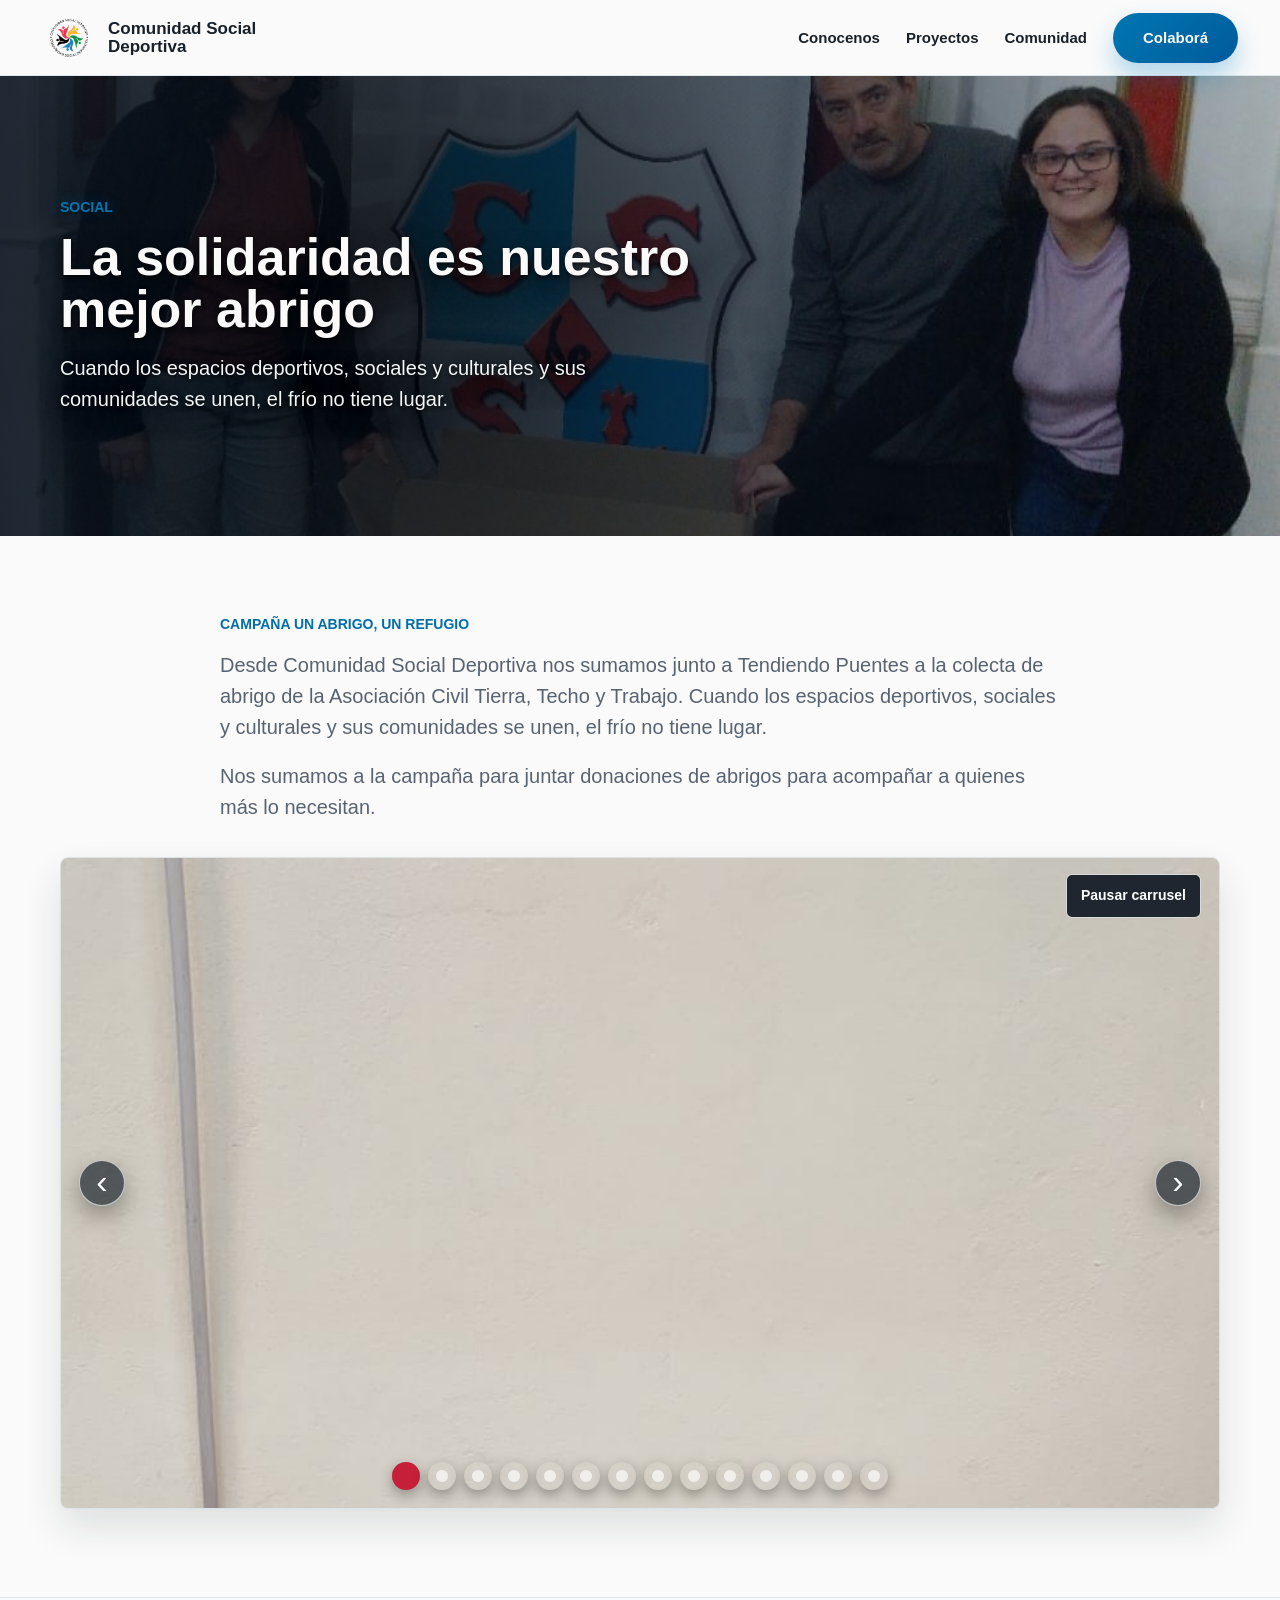
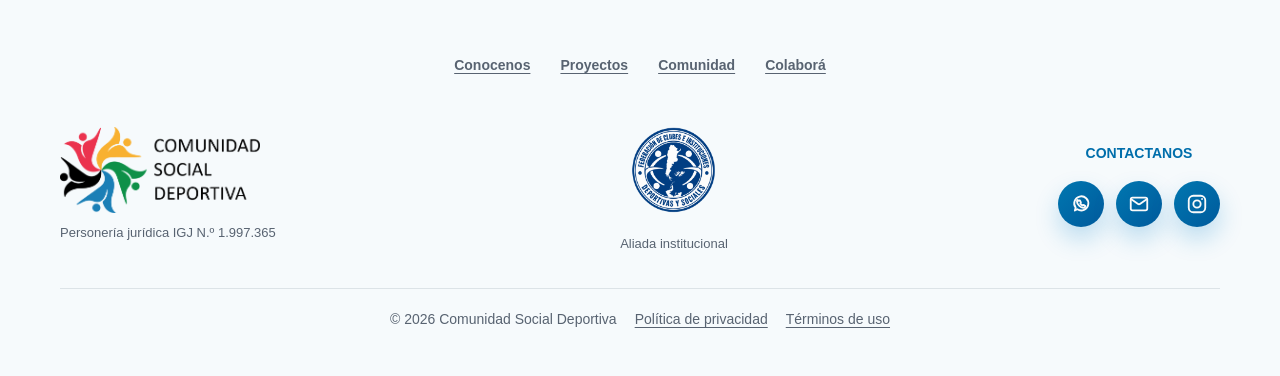
<file: solidaridad.html>
<!doctype html>
<html lang="es">
  <head>
    <meta charset="utf-8">
    <meta name="viewport" content="width=device-width, initial-scale=1">
    <title>La solidaridad es nuestro mejor abrigo | Comunidad Social Deportiva</title>
    <meta
      name="description"
      content="Campaña un abrigo, un refugio de Comunidad Social Deportiva junto a Tendiendo Puentes y la Asociación Civil Tierra, Techo y Trabajo."
    >
    <link rel="stylesheet" href="styles.css?v=20261017-3">
  </head>
  <body>
    <a class="skip-link" href="#contenido-principal">Saltar al contenido principal</a>
    <header class="site-header" data-header>
      <a class="brand" href="index.html#inicio" aria-label="Comunidad Social Deportiva">
        <img src="assets/logo-csd.png" alt="" class="brand__logo">
        <span class="brand__text">Comunidad Social Deportiva</span>
      </a>

      <button class="menu-toggle" type="button" aria-expanded="false" aria-controls="site-nav">
        <span class="menu-toggle__bar"></span>
        <span class="menu-toggle__bar"></span>
        <span class="menu-toggle__bar"></span>
        <span class="sr-only">Abrir menú</span>
      </button>

      <nav class="site-nav" id="site-nav" aria-label="Navegación principal">
        <a href="conocenos.html">Conocenos</a>
        <a href="index.html#proyectos">Proyectos</a>
        <a href="comunidad.html">Comunidad</a>
        <a class="nav-cta" href="colabora.html">Colaborá</a>
      </nav>
    </header>

    <main id="contenido-principal" tabindex="-1">
      <section class="page-hero">
        <img src="assets/proyecto-abrigo.jpeg" alt="Integrantes de un club reciben una caja de donaciones de la campaña de abrigo.">
        <div class="page-hero__shade"></div>
        <div class="page-hero__content section-inner">
          <p class="eyebrow">Social</p>
          <h1>La solidaridad es nuestro mejor abrigo</h1>
          <p>
            Cuando los espacios deportivos, sociales y culturales y sus comunidades se unen,
            el frío no tiene lugar.
          </p>
        </div>
      </section>

      <section class="campaign-detail">
        <div class="section-inner campaign-detail__text">
          <p class="section-kicker">Campaña un abrigo, un refugio</p>
          <div class="campaign-detail__copy">
            <p>
              Desde Comunidad Social Deportiva nos sumamos junto a Tendiendo Puentes a la colecta
              de abrigo de la Asociación Civil Tierra, Techo y Trabajo. Cuando los espacios
              deportivos, sociales y culturales y sus comunidades se unen, el frío no tiene lugar.
            </p>
            <p>
              Nos sumamos a la campaña para juntar donaciones de abrigos para acompañar a quienes
              más lo necesitan.
            </p>
          </div>
        </div>

        <div class="section-inner">
          <div class="campaign-slider" data-slider aria-label="Fotos de la campaña de abrigo 2025">
            <div class="campaign-slide is-active" data-slide>
              <img src="assets/campana-frio-2025/campana-frio-01.jpeg" alt="Caja y bolsas con prendas reunidas para la campaña de abrigo 2025.">
            </div>
            <div class="campaign-slide" data-slide>
              <img src="assets/campana-frio-2025/campana-frio-02.jpeg" alt="Tres integrantes de una institución reciben una caja con donaciones de abrigo.">
            </div>
            <div class="campaign-slide" data-slide>
              <img src="assets/campana-frio-2025/campana-frio-03.jpeg" alt="Grupo de una institución deportiva recibe donaciones de la campaña de abrigo.">
            </div>
            <div class="campaign-slide" data-slide>
              <img src="assets/campana-frio-2025/campana-frio-04.jpeg" alt="Tres personas sostienen una caja de donaciones frente a una cancha cubierta.">
            </div>
            <div class="campaign-slide" data-slide>
              <img src="assets/campana-frio-2025/campana-frio-05.jpeg" alt="Integrantes de un club reciben una caja con prendas para la campaña de abrigo.">
            </div>
            <div class="campaign-slide" data-slide>
              <img src="assets/campana-frio-2025/campana-frio-06.jpeg" alt="Dos referentes reciben donaciones de abrigo en la sede de un club social.">
            </div>
            <div class="campaign-slide" data-slide>
              <img src="assets/campana-frio-2025/campana-frio-07.jpeg" alt="Referentes institucionales sostienen una caja con donaciones de la campaña.">
            </div>
            <div class="campaign-slide" data-slide>
              <img src="assets/campana-frio-2025/campana-frio-08.jpeg" alt="Dos personas conversan junto a una caja de prendas donadas.">
            </div>
            <div class="campaign-slide" data-slide>
              <img src="assets/campana-frio-2025/campana-frio-09.jpeg" alt="Dos integrantes de una organización reciben una caja con donaciones.">
            </div>
            <div class="campaign-slide" data-slide>
              <img src="assets/campana-frio-2025/campana-frio-10.jpeg" alt="Caja identificada con el lema La solidaridad es nuestro mejor abrigo.">
            </div>
            <div class="campaign-slide" data-slide>
              <img src="assets/campana-frio-2025/campana-frio-11.jpeg" alt="Referentes conversan durante una entrega de donaciones de abrigo.">
            </div>
            <div class="campaign-slide" data-slide>
              <img src="assets/campana-frio-2025/campana-frio-12.jpeg" alt="Caja de la campaña de abrigo preparada para su entrega en una institución.">
            </div>
            <div class="campaign-slide" data-slide>
              <img src="assets/campana-frio-2025/campana-frio-13.jpeg" alt="Cuatro integrantes de una institución posan con una caja de donaciones.">
            </div>
            <div class="campaign-slide" data-slide>
              <img src="assets/campana-frio-2025/campana-frio-14.jpeg" alt="Referentes de un club reciben una caja con prendas de la campaña de abrigo.">
            </div>

            <button class="campaign-slider__button campaign-slider__button--prev" type="button" data-prev aria-label="Foto anterior">
              <span aria-hidden="true">&lsaquo;</span>
            </button>
            <button class="campaign-slider__button campaign-slider__button--next" type="button" data-next aria-label="Foto siguiente">
              <span aria-hidden="true">&rsaquo;</span>
            </button>

            <div class="campaign-slider__dots" aria-label="Seleccionar foto">
              <button class="campaign-slider__dot is-active" type="button" data-dot aria-label="Mostrar foto 1"></button>
              <button class="campaign-slider__dot" type="button" data-dot aria-label="Mostrar foto 2"></button>
              <button class="campaign-slider__dot" type="button" data-dot aria-label="Mostrar foto 3"></button>
              <button class="campaign-slider__dot" type="button" data-dot aria-label="Mostrar foto 4"></button>
              <button class="campaign-slider__dot" type="button" data-dot aria-label="Mostrar foto 5"></button>
              <button class="campaign-slider__dot" type="button" data-dot aria-label="Mostrar foto 6"></button>
              <button class="campaign-slider__dot" type="button" data-dot aria-label="Mostrar foto 7"></button>
              <button class="campaign-slider__dot" type="button" data-dot aria-label="Mostrar foto 8"></button>
              <button class="campaign-slider__dot" type="button" data-dot aria-label="Mostrar foto 9"></button>
              <button class="campaign-slider__dot" type="button" data-dot aria-label="Mostrar foto 10"></button>
              <button class="campaign-slider__dot" type="button" data-dot aria-label="Mostrar foto 11"></button>
              <button class="campaign-slider__dot" type="button" data-dot aria-label="Mostrar foto 12"></button>
              <button class="campaign-slider__dot" type="button" data-dot aria-label="Mostrar foto 13"></button>
              <button class="campaign-slider__dot" type="button" data-dot aria-label="Mostrar foto 14"></button>
            </div>
          </div>
        </div>
      </section>
    </main>

    <footer class="site-footer">
      <nav class="section-inner footer__navigation" aria-label="Navegación secundaria">
        <a href="conocenos.html">Conocenos</a>
        <a href="index.html#proyectos">Proyectos</a>
        <a href="comunidad.html">Comunidad</a>
        <a href="colabora.html">Colaborá</a>
      </nav>
      <div class="section-inner footer__grid">
        <div class="footer__brand">
          <img src="assets/logo-csd-footer-cropped.png" alt="Comunidad Social Deportiva" class="footer__signature">
          <p class="footer__registration">Personería jurídica IGJ N.º 1.997.365</p>
        </div>
        <div class="footer__federation">
          <img src="assets/logo-federacion-clubes.png" alt="Logo de la Federación de Clubes e Instituciones Deportivas y Sociales de la República Argentina" class="footer__federation-logo" loading="lazy">
          <p class="footer__partner-label">Aliada institucional</p>
        </div>
        <div class="footer__contact">
          <p class="footer__label">Contactanos</p>
          <div class="footer__socials" aria-label="Canales de contacto">
            <a class="footer__social-link" href="https://wa.me/541154148548" target="_blank" rel="noopener" aria-label="Enviar un mensaje por WhatsApp al 54 11 5414-8548" title="WhatsApp: 54 11 5414-8548">
              <svg viewBox="0 0 24 24" aria-hidden="true">
                <path d="M5.3 19.1 6.2 16A7.7 7.7 0 1 1 8 17.7l-2.7 1.4Z"></path>
                <path d="M9.4 8.6c.2-.4.4-.4.7-.4h.5c.2 0 .4.1.5.4l.7 1.6c.1.3.1.5-.1.7l-.4.5c.5.9 1.2 1.6 2.1 2.1l.5-.4c.2-.2.5-.2.7-.1l1.6.7c.3.1.4.3.4.6v.5c0 .3-.1.5-.4.7-.5.4-1.1.6-1.8.6-2.9 0-6.8-3.9-6.8-6.8 0-.7.2-1.3.6-1.8Z"></path>
              </svg>
            </a>
            <a class="footer__social-link" href="mailto:comunidadsocialdeportiva.org@gmail.com" aria-label="Enviar un mail a comunidadsocialdeportiva.org@gmail.com" title="comunidadsocialdeportiva.org@gmail.com">
              <svg viewBox="0 0 24 24" aria-hidden="true">
                <rect x="3" y="5" width="18" height="14" rx="2"></rect>
                <path d="m4 7 7 5a2 2 0 0 0 2 0l7-5"></path>
              </svg>
            </a>
            <a class="footer__social-link" href="https://www.instagram.com/comunidadsocialdeportiva.ok/" target="_blank" rel="noopener" aria-label="Instagram" title="Instagram">
              <svg viewBox="0 0 24 24" aria-hidden="true">
                <rect x="3" y="3" width="18" height="18" rx="5"></rect>
                <circle cx="12" cy="12" r="4"></circle>
                <path d="M17.5 6.5h.01"></path>
              </svg>
            </a>
          </div>
        </div>
      </div>
      <div class="section-inner footer__legal">
        <span>© 2026 Comunidad Social Deportiva</span>
        <a href="politica-privacidad.html">Política de privacidad</a>
        <a href="terminos-uso.html">Términos de uso</a>
      </div>
    </footer>

    <script src="script.js?v=20261016-3"></script>
  </body>
</html>
</file>
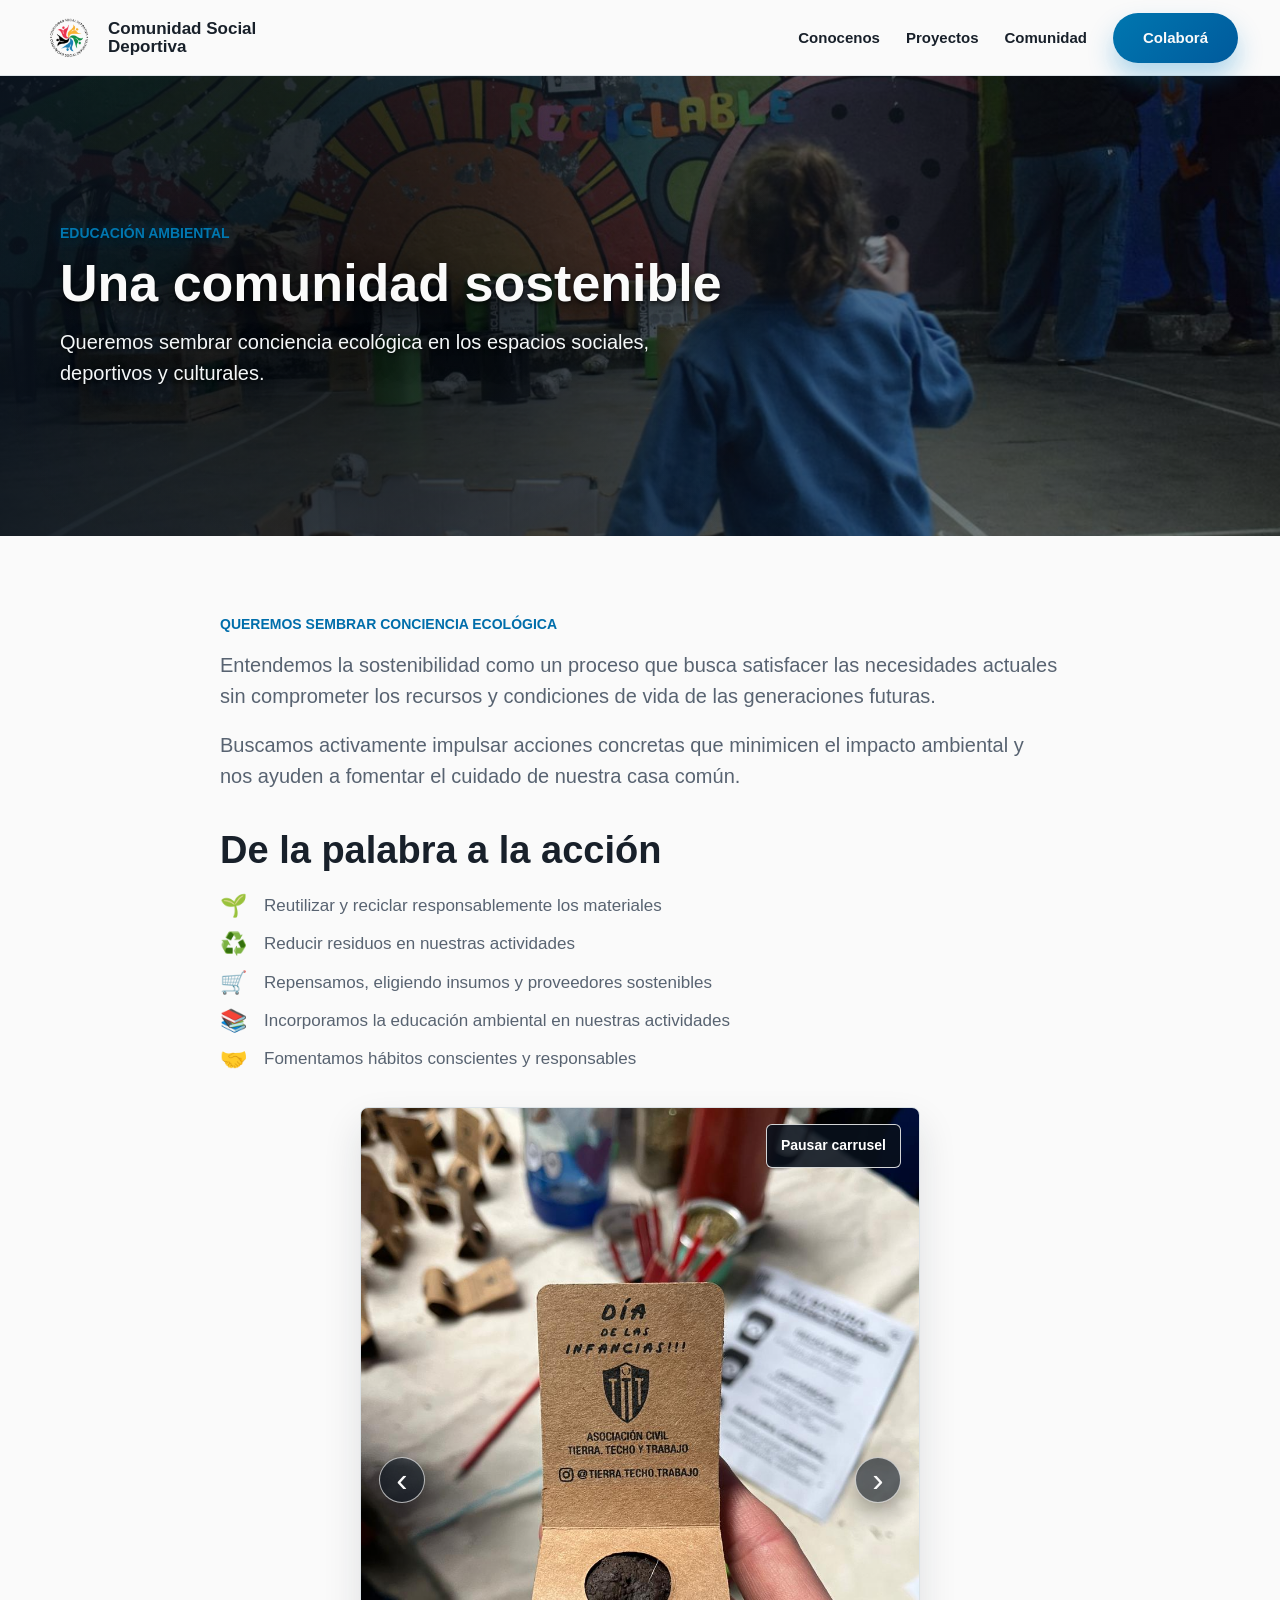
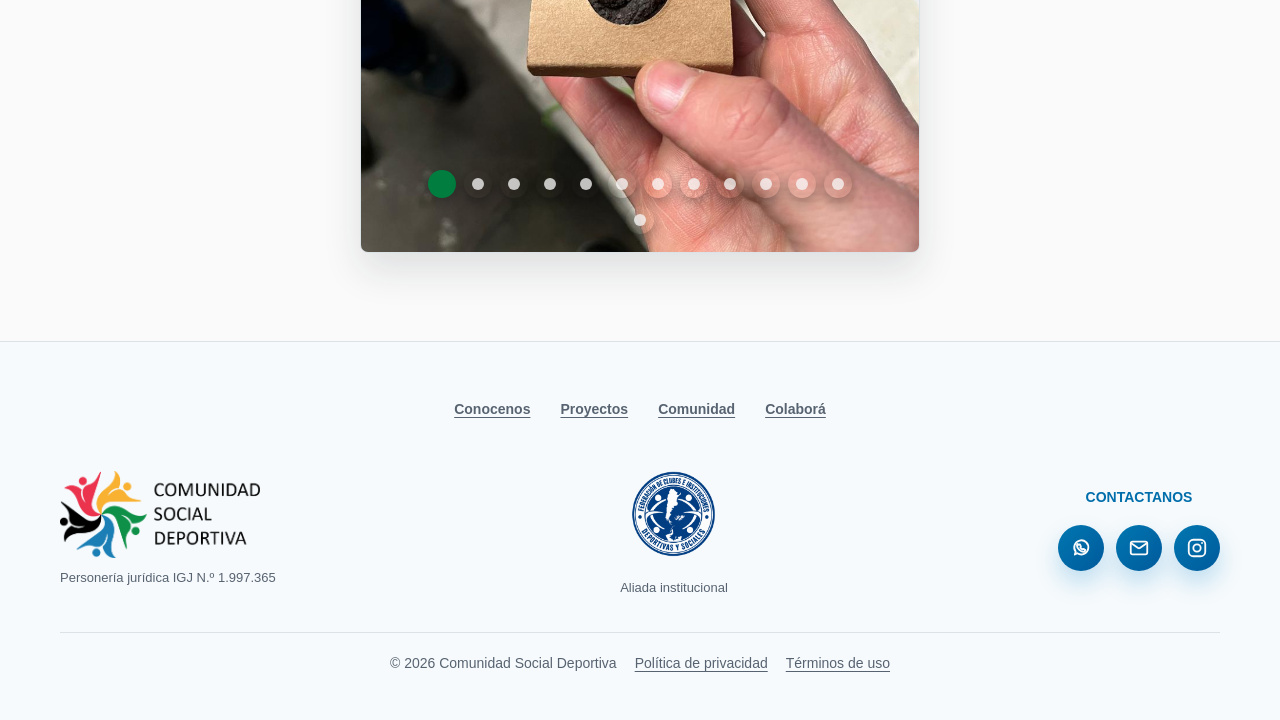
<file: sostenibilidad.html>
<!doctype html>
<html lang="es">
  <head>
    <meta charset="utf-8">
    <meta name="viewport" content="width=device-width, initial-scale=1">
    <title>Una comunidad sostenible | Comunidad Social Deportiva</title>
    <meta
      name="description"
      content="Una comunidad sostenible: educación ambiental, reutilización, reciclaje y hábitos conscientes desde Comunidad Social Deportiva."
    >
    <link rel="stylesheet" href="styles.css?v=20261017-3">
  </head>
  <body>
    <a class="skip-link" href="#contenido-principal">Saltar al contenido principal</a>
    <header class="site-header" data-header>
      <a class="brand" href="index.html#inicio" aria-label="Comunidad Social Deportiva">
        <img src="assets/logo-csd.png" alt="" class="brand__logo">
        <span class="brand__text">Comunidad Social Deportiva</span>
      </a>

      <button class="menu-toggle" type="button" aria-expanded="false" aria-controls="site-nav">
        <span class="menu-toggle__bar"></span>
        <span class="menu-toggle__bar"></span>
        <span class="menu-toggle__bar"></span>
        <span class="sr-only">Abrir menú</span>
      </button>

      <nav class="site-nav" id="site-nav" aria-label="Navegación principal">
        <a href="conocenos.html">Conocenos</a>
        <a href="index.html#proyectos">Proyectos</a>
        <a href="comunidad.html">Comunidad</a>
        <a class="nav-cta" href="colabora.html">Colaborá</a>
      </nav>
    </header>

    <main id="contenido-principal" tabindex="-1">
      <section class="page-hero">
        <img src="assets/proyecto-sostenibilidad.jpg" alt="Niño observa materiales reutilizables durante una actividad de reciclaje.">
        <div class="page-hero__shade"></div>
        <div class="page-hero__content section-inner">
          <p class="eyebrow">Educación ambiental</p>
          <h1>Una comunidad sostenible</h1>
          <p>
            Queremos sembrar conciencia ecológica en los espacios sociales, deportivos y culturales.
          </p>
        </div>
      </section>

      <section class="campaign-detail">
        <div class="section-inner campaign-detail__text">
          <p class="section-kicker">Queremos sembrar conciencia ecológica</p>
          <div class="campaign-detail__copy">
            <p>
              Entendemos la sostenibilidad como un proceso que busca satisfacer las necesidades
              actuales sin comprometer los recursos y condiciones de vida de las generaciones futuras.
            </p>
            <p>
              Buscamos activamente impulsar acciones concretas que minimicen el impacto ambiental
              y nos ayuden a fomentar el cuidado de nuestra casa común.
            </p>
          </div>

          <h2 class="campaign-detail__subtitle">De la palabra a la acción</h2>
          <ul class="sustainability-list">
            <li><span aria-hidden="true">🌱</span>Reutilizar y reciclar responsablemente los materiales</li>
            <li><span aria-hidden="true">♻️</span>Reducir residuos en nuestras actividades</li>
            <li><span aria-hidden="true">🛒</span>Repensamos, eligiendo insumos y proveedores sostenibles</li>
            <li><span aria-hidden="true">📚</span>Incorporamos la educación ambiental en nuestras actividades</li>
            <li><span aria-hidden="true">🤝</span>Fomentamos hábitos conscientes y responsables</li>
          </ul>
        </div>

        <div class="section-inner">
          <div class="campaign-slider campaign-slider--green campaign-slider--portrait" data-slider aria-label="Fotos de sostenibilidad">
            <div class="campaign-slide is-active" data-slide>
              <img src="assets/sostenibilidad/sostenibilidad-01.jpeg" alt="Persona sostiene un recipiente reciclado preparado para cultivar una planta.">
            </div>
            <div class="campaign-slide" data-slide>
              <img src="assets/sostenibilidad/sostenibilidad-02.jpeg" alt="Elementos elaborados con material reciclado acompañan una guía sobre las tres erres.">
            </div>
            <div class="campaign-slide" data-slide>
              <img src="assets/sostenibilidad/sostenibilidad-03.jpeg" alt="Expositora brinda una charla sobre reducción, reutilización y reciclaje.">
            </div>
            <div class="campaign-slide" data-slide>
              <img src="assets/sostenibilidad/sostenibilidad-04.jpeg" alt="Expositora explica prácticas ambientales con material proyectado.">
            </div>
            <div class="campaign-slide" data-slide>
              <img src="assets/sostenibilidad/sostenibilidad-05.jpeg" alt="Participantes trabajan entre canteros durante una jornada de huerta comunitaria.">
            </div>
            <div class="campaign-slide" data-slide>
              <img src="assets/sostenibilidad/sostenibilidad-06.jpeg" alt="Canteros con cultivos y recipientes reutilizados en la huerta comunitaria.">
            </div>
            <div class="campaign-slide" data-slide>
              <img src="assets/sostenibilidad/sostenibilidad-07.jpeg" alt="Personas preparan la tierra y ordenan los canteros de la huerta.">
            </div>
            <div class="campaign-slide" data-slide>
              <img src="assets/sostenibilidad/sostenibilidad-08.jpeg" alt="Grupo de participantes trabaja en distintos sectores de la huerta comunitaria.">
            </div>
            <div class="campaign-slide" data-slide>
              <img src="assets/sostenibilidad/sostenibilidad-09.jpeg" alt="Participante separa frutas y verduras durante una actividad de compostaje.">
            </div>
            <div class="campaign-slide" data-slide>
              <img src="assets/sostenibilidad/sostenibilidad-10.jpeg" alt="Restos de frutas y verduras se incorporan a una compostera.">
            </div>
            <div class="campaign-slide" data-slide>
              <img src="assets/sostenibilidad/sostenibilidad-11.jpeg" alt="Participantes preparan recipientes y materia orgánica para compostar.">
            </div>
            <div class="campaign-slide" data-slide>
              <img src="assets/sostenibilidad/sostenibilidad-12.jpeg" alt="Grupo comparte una demostración práctica junto a la huerta.">
            </div>
            <div class="campaign-slide" data-slide>
              <img src="assets/sostenibilidad/sostenibilidad-13.jpeg" alt="Personas colaboran en el mantenimiento de la huerta comunitaria.">
            </div>

            <button class="campaign-slider__button campaign-slider__button--prev" type="button" data-prev aria-label="Foto anterior">
              <span aria-hidden="true">&lsaquo;</span>
            </button>
            <button class="campaign-slider__button campaign-slider__button--next" type="button" data-next aria-label="Foto siguiente">
              <span aria-hidden="true">&rsaquo;</span>
            </button>

            <div class="campaign-slider__dots" aria-label="Seleccionar foto">
              <button class="campaign-slider__dot is-active" type="button" data-dot aria-label="Mostrar foto 1"></button>
              <button class="campaign-slider__dot" type="button" data-dot aria-label="Mostrar foto 2"></button>
              <button class="campaign-slider__dot" type="button" data-dot aria-label="Mostrar foto 3"></button>
              <button class="campaign-slider__dot" type="button" data-dot aria-label="Mostrar foto 4"></button>
              <button class="campaign-slider__dot" type="button" data-dot aria-label="Mostrar foto 5"></button>
              <button class="campaign-slider__dot" type="button" data-dot aria-label="Mostrar foto 6"></button>
              <button class="campaign-slider__dot" type="button" data-dot aria-label="Mostrar foto 7"></button>
              <button class="campaign-slider__dot" type="button" data-dot aria-label="Mostrar foto 8"></button>
              <button class="campaign-slider__dot" type="button" data-dot aria-label="Mostrar foto 9"></button>
              <button class="campaign-slider__dot" type="button" data-dot aria-label="Mostrar foto 10"></button>
              <button class="campaign-slider__dot" type="button" data-dot aria-label="Mostrar foto 11"></button>
              <button class="campaign-slider__dot" type="button" data-dot aria-label="Mostrar foto 12"></button>
              <button class="campaign-slider__dot" type="button" data-dot aria-label="Mostrar foto 13"></button>
            </div>
          </div>
        </div>
      </section>
    </main>

    <footer class="site-footer">
      <nav class="section-inner footer__navigation" aria-label="Navegación secundaria">
        <a href="conocenos.html">Conocenos</a>
        <a href="index.html#proyectos">Proyectos</a>
        <a href="comunidad.html">Comunidad</a>
        <a href="colabora.html">Colaborá</a>
      </nav>
      <div class="section-inner footer__grid">
        <div class="footer__brand">
          <img src="assets/logo-csd-footer-cropped.png" alt="Comunidad Social Deportiva" class="footer__signature">
          <p class="footer__registration">Personería jurídica IGJ N.º 1.997.365</p>
        </div>
        <div class="footer__federation">
          <img src="assets/logo-federacion-clubes.png" alt="Logo de la Federación de Clubes e Instituciones Deportivas y Sociales de la República Argentina" class="footer__federation-logo" loading="lazy">
          <p class="footer__partner-label">Aliada institucional</p>
        </div>
        <div class="footer__contact">
          <p class="footer__label">Contactanos</p>
          <div class="footer__socials" aria-label="Canales de contacto">
            <a class="footer__social-link" href="https://wa.me/541154148548" target="_blank" rel="noopener" aria-label="Enviar un mensaje por WhatsApp al 54 11 5414-8548" title="WhatsApp: 54 11 5414-8548">
              <svg viewBox="0 0 24 24" aria-hidden="true">
                <path d="M5.3 19.1 6.2 16A7.7 7.7 0 1 1 8 17.7l-2.7 1.4Z"></path>
                <path d="M9.4 8.6c.2-.4.4-.4.7-.4h.5c.2 0 .4.1.5.4l.7 1.6c.1.3.1.5-.1.7l-.4.5c.5.9 1.2 1.6 2.1 2.1l.5-.4c.2-.2.5-.2.7-.1l1.6.7c.3.1.4.3.4.6v.5c0 .3-.1.5-.4.7-.5.4-1.1.6-1.8.6-2.9 0-6.8-3.9-6.8-6.8 0-.7.2-1.3.6-1.8Z"></path>
              </svg>
            </a>
            <a class="footer__social-link" href="mailto:comunidadsocialdeportiva.org@gmail.com" aria-label="Enviar un mail a comunidadsocialdeportiva.org@gmail.com" title="comunidadsocialdeportiva.org@gmail.com">
              <svg viewBox="0 0 24 24" aria-hidden="true">
                <rect x="3" y="5" width="18" height="14" rx="2"></rect>
                <path d="m4 7 7 5a2 2 0 0 0 2 0l7-5"></path>
              </svg>
            </a>
            <a class="footer__social-link" href="https://www.instagram.com/comunidadsocialdeportiva.ok/" target="_blank" rel="noopener" aria-label="Instagram" title="Instagram">
              <svg viewBox="0 0 24 24" aria-hidden="true">
                <rect x="3" y="3" width="18" height="18" rx="5"></rect>
                <circle cx="12" cy="12" r="4"></circle>
                <path d="M17.5 6.5h.01"></path>
              </svg>
            </a>
          </div>
        </div>
      </div>
      <div class="section-inner footer__legal">
        <span>© 2026 Comunidad Social Deportiva</span>
        <a href="politica-privacidad.html">Política de privacidad</a>
        <a href="terminos-uso.html">Términos de uso</a>
      </div>
    </footer>

    <script src="script.js?v=20261016-3"></script>
  </body>
</html>
</file>
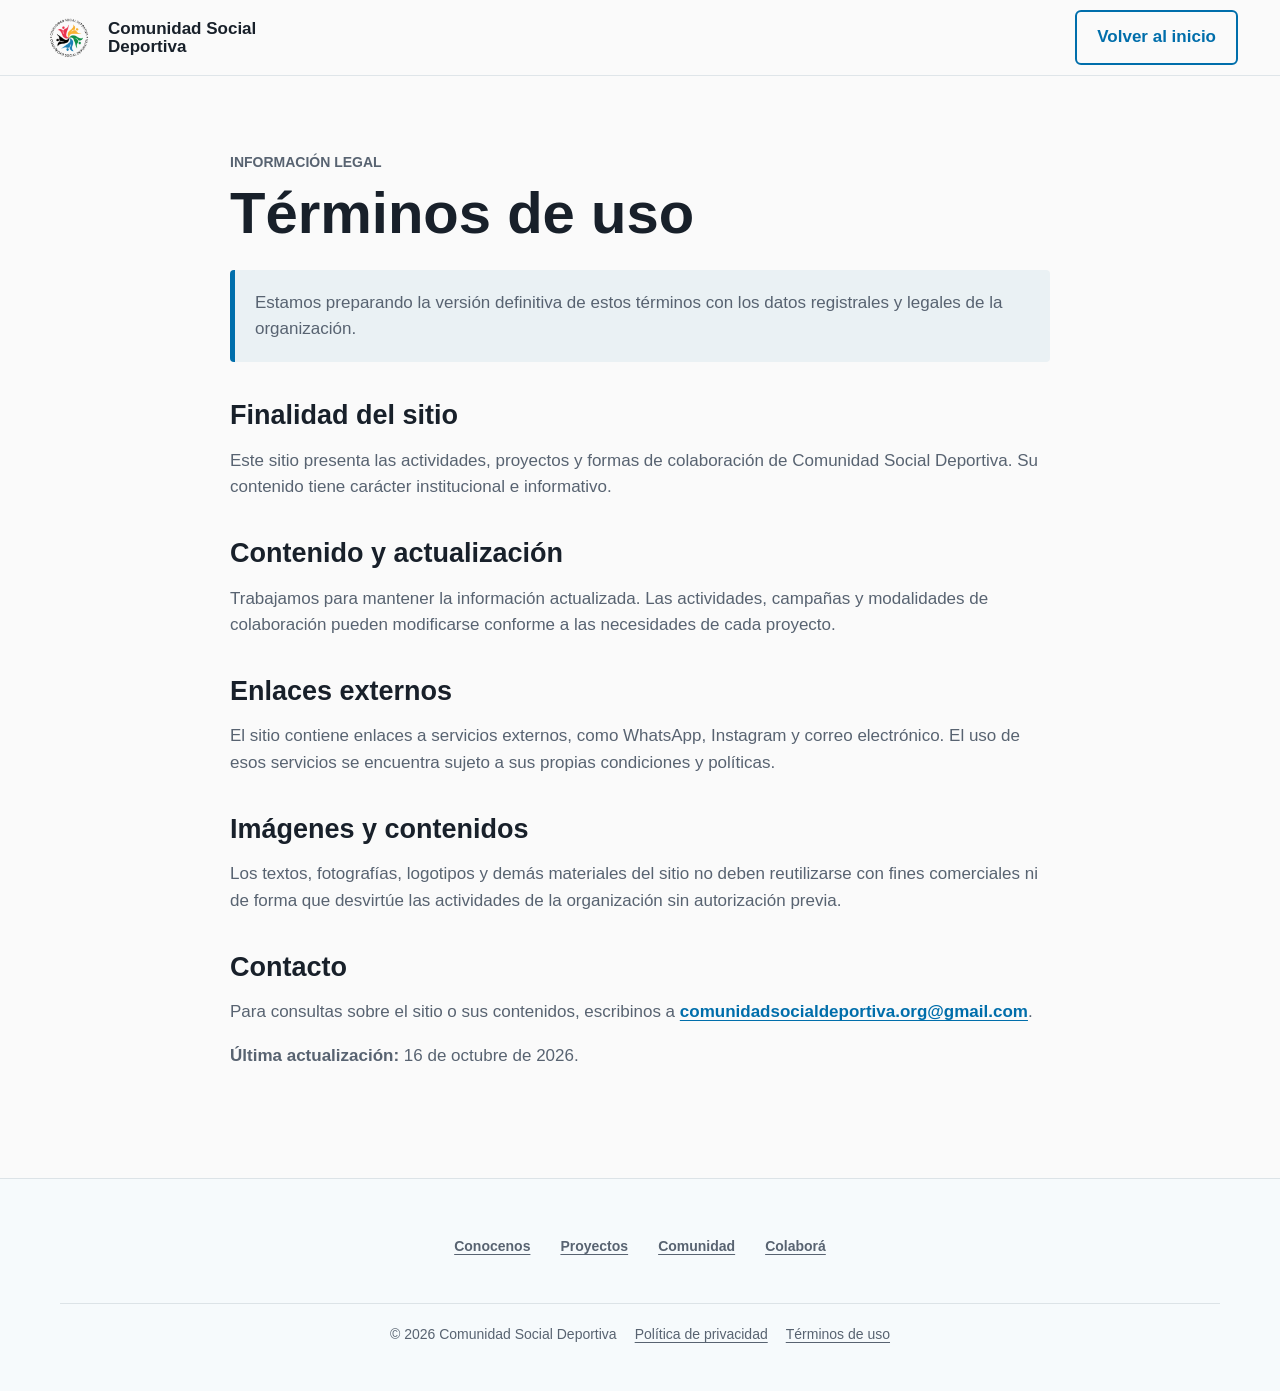
<file: terminos-uso.html>
<!doctype html>
<html lang="es">
  <head>
    <meta charset="utf-8">
    <meta name="viewport" content="width=device-width, initial-scale=1">
    <title>Términos de uso | Comunidad Social Deportiva</title>
    <meta name="description" content="Condiciones generales de uso del sitio de Comunidad Social Deportiva.">
    <link rel="stylesheet" href="styles.css?v=20261017-3">
  </head>
  <body>
    <a class="skip-link" href="#contenido-principal">Saltar al contenido principal</a>
    <header class="site-header">
      <a class="brand" href="index.html#inicio" aria-label="Comunidad Social Deportiva">
        <img src="assets/logo-csd.png" alt="" class="brand__logo">
        <span class="brand__text">Comunidad Social Deportiva</span>
      </a>
      <a class="button button--outline" href="index.html">Volver al inicio</a>
    </header>

    <main id="contenido-principal" tabindex="-1">
      <article class="legal-content">
        <div class="section-inner legal-content__inner">
          <p class="section-kicker">Información legal</p>
          <h1>Términos de uso</h1>
          <p class="legal-notice">
            Estamos preparando la versión definitiva de estos términos con los datos registrales y legales de la organización.
          </p>

          <h2>Finalidad del sitio</h2>
          <p>
            Este sitio presenta las actividades, proyectos y formas de colaboración de Comunidad Social Deportiva. Su contenido tiene carácter institucional e informativo.
          </p>

          <h2>Contenido y actualización</h2>
          <p>
            Trabajamos para mantener la información actualizada. Las actividades, campañas y modalidades de colaboración pueden modificarse conforme a las necesidades de cada proyecto.
          </p>

          <h2>Enlaces externos</h2>
          <p>
            El sitio contiene enlaces a servicios externos, como WhatsApp, Instagram y correo electrónico. El uso de esos servicios se encuentra sujeto a sus propias condiciones y políticas.
          </p>

          <h2>Imágenes y contenidos</h2>
          <p>
            Los textos, fotografías, logotipos y demás materiales del sitio no deben reutilizarse con fines comerciales ni de forma que desvirtúe las actividades de la organización sin autorización previa.
          </p>

          <h2>Contacto</h2>
          <p>
            Para consultas sobre el sitio o sus contenidos, escribinos a
            <a href="mailto:comunidadsocialdeportiva.org@gmail.com">comunidadsocialdeportiva.org@gmail.com</a>.
          </p>

          <p><strong>Última actualización:</strong> 16 de octubre de 2026.</p>
        </div>
      </article>
    </main>

    <footer class="site-footer">
      <nav class="section-inner footer__navigation" aria-label="Navegación secundaria">
        <a href="conocenos.html">Conocenos</a>
        <a href="index.html#proyectos">Proyectos</a>
        <a href="comunidad.html">Comunidad</a>
        <a href="colabora.html">Colaborá</a>
      </nav>
      <div class="section-inner footer__legal">
        <span>© 2026 Comunidad Social Deportiva</span>
        <a href="politica-privacidad.html">Política de privacidad</a>
        <a href="terminos-uso.html" aria-current="page">Términos de uso</a>
      </div>
    </footer>
  </body>
</html>
</file>
<file: styles.css>
:root {
  --paper: #FAFAFA;
  --paper-soft: #F3F7F8;
  --ink: #18202A;
  --ink-muted: #586371;
  --line: #DCE3E7;
  --blue: #006EAB;
  --green: #007D3F;
  --yellow: #FCB131;
  --red: #C51F3A;
  --sky: #0077B0;
  --sky-deep: #005A9C;
  --surface: #EFF4F6;
  --shadow: 0 16px 40px rgba(24, 32, 42, 0.13);
  --image-text-shadow:
    0 2px 4px rgba(0, 0, 0, 0.68),
    0 10px 26px rgba(0, 0, 0, 0.58);
}

* {
  box-sizing: border-box;
}

html {
  scroll-behavior: smooth;
}

body {
  margin: 0;
  background: var(--paper);
  color: var(--ink);
  font-family: Calibri, "Segoe UI", Arial, sans-serif;
  font-size: 17px;
  line-height: 1.55;
  letter-spacing: 0;
}

img {
  display: block;
  max-width: 100%;
}

a {
  color: inherit;
  text-decoration: none;
}

:where(a, button):focus-visible {
  outline: 3px solid #FFFFFF;
  outline-offset: 4px;
  box-shadow: 0 0 0 7px #005FCC;
}

.skip-link {
  position: fixed;
  z-index: 100;
  top: 10px;
  left: 10px;
  padding: 10px 16px;
  color: #FFFFFF;
  background: #18202A;
  border-radius: 6px;
  transform: translateY(-160%);
}

.skip-link:focus {
  transform: translateY(0);
}

button {
  font: inherit;
}

.sr-only {
  position: absolute;
  width: 1px;
  height: 1px;
  padding: 0;
  margin: -1px;
  overflow: hidden;
  clip: rect(0, 0, 0, 0);
  white-space: nowrap;
  border: 0;
}

.site-header {
  position: sticky;
  top: 0;
  z-index: 20;
  display: flex;
  align-items: center;
  justify-content: space-between;
  gap: 28px;
  min-height: 76px;
  padding: 10px 42px;
  background: rgba(250, 250, 250, 0.94);
  border-bottom: 1px solid rgba(220, 227, 231, 0.9);
  backdrop-filter: blur(16px);
}

.brand {
  display: inline-flex;
  align-items: center;
  gap: 12px;
  min-width: 0;
}

.brand__logo {
  width: 54px;
  height: 54px;
  object-fit: contain;
}

.brand__text {
  max-width: 230px;
  color: var(--ink);
  font-weight: 700;
  line-height: 1.05;
}

.site-nav {
  display: flex;
  align-items: center;
  gap: 26px;
  color: var(--ink);
  font-size: 15px;
  font-weight: 700;
}

.site-nav a {
  position: relative;
  padding: 10px 0;
}

.site-nav a::after {
  position: absolute;
  right: 0;
  bottom: 4px;
  left: 0;
  height: 2px;
  content: "";
  background: var(--blue);
  transform: scaleX(0);
  transform-origin: center;
  transition: transform 180ms ease;
}

.site-nav a:hover::after,
.site-nav a:focus-visible::after,
.site-nav a[aria-current="page"]::after {
  transform: scaleX(1);
}

.site-nav .nav-cta {
  display: inline-flex;
  align-items: center;
  justify-content: center;
  min-height: 50px;
  padding: 13px 30px;
  color: var(--paper);
  background: linear-gradient(135deg, var(--sky) 0%, var(--sky-deep) 100%);
  border-radius: 999px;
  box-shadow: 0 14px 26px rgba(0, 129, 200, 0.3);
  transition: box-shadow 180ms ease, transform 180ms ease;
  white-space: nowrap;
}

.site-nav .nav-cta::after {
  display: none;
}

.site-nav .nav-cta:hover,
.site-nav .nav-cta:focus-visible {
  box-shadow: 0 18px 30px rgba(0, 129, 200, 0.4);
  transform: translateY(-2px) scale(1.02);
}

.menu-toggle {
  display: none;
  width: 44px;
  height: 44px;
  padding: 10px;
  background: var(--paper);
  border: 1px solid var(--line);
  border-radius: 6px;
}

.menu-toggle__bar {
  display: block;
  width: 100%;
  height: 2px;
  margin: 5px 0;
  background: var(--ink);
}

.hero {
  position: relative;
  height: min(720px, calc(100svh - 128px));
  min-height: 500px;
  overflow: hidden;
  background: var(--surface);
}

.slider,
.slide {
  position: absolute;
  inset: 0;
}

.slider,
.campaign-slider {
  touch-action: pan-y pinch-zoom;
}

.slide {
  opacity: 0;
  transition: opacity 600ms ease;
}

.slide:not(.is-active),
.campaign-slide:not(.is-active) {
  visibility: hidden;
}

.slide.is-active {
  opacity: 1;
}

.slide img {
  width: 100%;
  height: 100%;
  object-fit: cover;
}

.slide:nth-child(1) img {
  object-position: center center;
}

.slide:nth-child(2) img {
  object-position: center center;
}

.slide:nth-child(3) img {
  object-position: center center;
}

.hero__shade {
  position: absolute;
  inset: 0;
  background:
    radial-gradient(circle at 30% 48%, rgba(0, 0, 0, 0.48), rgba(0, 0, 0, 0) 42%),
    linear-gradient(90deg, rgba(8, 17, 28, 0.88), rgba(8, 17, 28, 0.68) 45%, rgba(8, 17, 28, 0.2) 78%, rgba(8, 17, 28, 0.12));
}

.hero__content {
  position: relative;
  z-index: 2;
  display: flex;
  flex-direction: column;
  align-items: flex-start;
  justify-content: center;
  width: min(620px, calc(100% - 44px));
  height: 100%;
  margin-left: max(22px, calc((100% - 1160px) / 2));
  color: var(--paper);
  text-shadow: var(--image-text-shadow);
}

.eyebrow,
.section-kicker,
.footer__label {
  margin: 0;
  color: var(--blue);
  font-size: 14px;
  font-weight: 800;
  text-transform: uppercase;
}

.hero .eyebrow {
  color: var(--sky);
  text-shadow:
    0 2px 5px rgba(0, 0, 0, 0.72),
    0 0 14px rgba(0, 168, 244, 0.42);
}

.hero h1 {
  max-width: 580px;
  margin: 12px 0 18px;
  font-size: 56px;
  line-height: 0.98;
}

.hero p:not(.eyebrow) {
  max-width: 560px;
  margin: 0 0 28px;
  color: #F4F7F8;
  font-size: 20px;
}

.button {
  display: inline-flex;
  align-items: center;
  justify-content: center;
  min-height: 46px;
  padding: 12px 20px;
  font-weight: 800;
  border-radius: 6px;
}

.button--primary {
  color: var(--paper);
  background: linear-gradient(135deg, var(--sky) 0%, var(--sky-deep) 100%);
  border: 1px solid rgba(250, 250, 250, 0.22);
  box-shadow:
    0 16px 30px rgba(0, 0, 0, 0.34),
    0 14px 28px rgba(0, 91, 169, 0.36);
  text-shadow: 0 2px 8px rgba(0, 0, 0, 0.38);
}

.slider-button {
  position: absolute;
  z-index: 4;
  top: 50%;
  display: grid;
  width: 44px;
  height: 44px;
  padding: 0;
  color: var(--paper);
  cursor: pointer;
  background: rgba(8, 17, 28, 0.58);
  border: 1px solid rgba(250, 250, 250, 0.62);
  border-radius: 50%;
  box-shadow: 0 10px 24px rgba(0, 0, 0, 0.48);
  place-items: center;
  transform: translateY(-50%);
}

.slider-button span {
  margin-top: -3px;
  font-size: 34px;
  line-height: 1;
}

.slider-button--prev {
  left: 24px;
}

.slider-button--next {
  right: 24px;
}

.slider-dots {
  position: absolute;
  z-index: 4;
  right: 0;
  bottom: 22px;
  left: 0;
  display: flex;
  justify-content: center;
  gap: 10px;
}

.slider-dot {
  width: 28px;
  height: 28px;
  padding: 8px;
  cursor: pointer;
  background: rgba(250, 250, 250, 0.72);
  background-clip: content-box;
  border: 0;
  border-radius: 50%;
  box-shadow: 0 5px 14px rgba(0, 0, 0, 0.44);
}

.slider-dot.is-active {
  background: var(--sky);
  border-radius: 999px;
}

.slider-rotation {
  position: absolute;
  z-index: 5;
  right: 18px;
  top: 16px;
  min-height: 44px;
  padding: 9px 14px;
  color: #FFFFFF;
  font-size: 14px;
  font-weight: 700;
  cursor: pointer;
  background: rgba(8, 17, 28, 0.88);
  border: 1px solid rgba(255, 255, 255, 0.82);
  border-radius: 6px;
}

.section-inner {
  width: min(1160px, calc(100% - 44px));
  margin: 0 auto;
}

.intro {
  padding: 72px 0;
  background: var(--paper);
}

.intro__grid {
  display: grid;
  grid-template-columns: minmax(0, 0.95fr) minmax(0, 1.05fr);
  gap: 58px;
  align-items: start;
}

.intro h2,
.section-heading h2 {
  margin: 8px 0 0;
  font-size: 38px;
  line-height: 1.08;
}

.intro__copy p,
.section-heading p {
  margin: 0;
  color: var(--ink-muted);
}

.intro__copy p + p {
  margin-top: 18px;
}

.projects {
  padding: 76px 0 88px;
  background: var(--paper-soft);
}

.section-heading {
  display: grid;
  grid-template-columns: minmax(0, 0.9fr) minmax(280px, 0.75fr);
  gap: 40px;
  align-items: end;
  margin-bottom: 34px;
}

.section-heading .section-kicker {
  grid-column: 1 / -1;
}

.section-heading h2 {
  margin-top: -28px;
}

.project-grid {
  display: grid;
  grid-template-columns: repeat(3, minmax(0, 1fr));
  gap: 24px;
}

.project-card {
  position: relative;
  display: block;
  overflow: hidden;
  background: var(--paper);
  border: 1px solid var(--line);
  border-radius: 8px;
  box-shadow: 0 12px 28px rgba(24, 32, 42, 0.08);
  transition: box-shadow 180ms ease, transform 180ms ease;
}

.project-card:hover,
.project-card:focus-within,
.project-card:focus-visible {
  z-index: 1;
  box-shadow: 0 18px 34px rgba(24, 32, 42, 0.16);
  transform: translateY(-2px) scale(1.01);
}

.project-card:focus-visible {
  outline: 3px solid #005FCC;
  outline-offset: 4px;
}

.project-card img {
  width: 100%;
  aspect-ratio: 16 / 10;
  object-fit: cover;
}

.project-card__body {
  display: flex;
  flex-direction: column;
  min-height: 255px;
  padding: 22px;
}

.project-card h3 {
  align-self: flex-start;
  margin: 0 0 16px;
  padding-bottom: 8px;
  font-size: 24px;
  line-height: 1.1;
  border-bottom: 3px solid currentColor;
}

.project-card p {
  margin: 0;
  color: var(--ink-muted);
}

.project-card--blue h3 {
  color: var(--blue);
}

.project-card--green h3 {
  color: var(--green);
}

.project-card--red h3 {
  color: var(--red);
}

.featured-campaigns {
  margin-top: 54px;
  padding-top: 42px;
  border-top: 1px solid var(--line);
}

.featured-campaigns__heading {
  margin-bottom: 24px;
}

.featured-campaigns__heading h2 {
  font-size: 30px;
}

.campaign-card-grid {
  display: grid;
  grid-template-columns: repeat(2, minmax(0, 1fr));
  gap: 18px;
}

.campaign-card {
  display: grid;
  grid-template-columns: 168px minmax(0, 1fr);
  min-height: 190px;
  overflow: hidden;
  background: var(--paper);
  border: 1px solid var(--line);
  border-radius: 8px;
  box-shadow: 0 10px 22px rgba(24, 32, 42, 0.08);
  transition: box-shadow 180ms ease, transform 180ms ease;
}

.campaign-card:hover,
.campaign-card:focus-visible {
  box-shadow: 0 16px 30px rgba(24, 32, 42, 0.15);
  transform: translateY(-2px);
}

.campaign-card:focus-visible {
  outline: 3px solid #005FCC;
  outline-offset: 4px;
}

.campaign-card img {
  width: 100%;
  height: 100%;
  object-fit: cover;
}

.campaign-card__body {
  display: flex;
  flex-direction: column;
  justify-content: center;
  padding: 20px;
}

.campaign-card__body span {
  align-self: flex-start;
  padding-bottom: 7px;
  font-size: 13px;
  font-weight: 800;
  line-height: 1;
  text-transform: uppercase;
  border-bottom: 3px solid currentColor;
}

.campaign-card__body h3 {
  margin: 14px 0 8px;
  font-size: 21px;
  line-height: 1.1;
}

.campaign-card__body p {
  margin: 0;
  color: var(--ink-muted);
  font-size: 16px;
  line-height: 1.4;
}

.campaign-card--blue .campaign-card__body span {
  color: var(--blue);
}

.campaign-card--green .campaign-card__body span {
  color: var(--green);
}

.campaign-card--red .campaign-card__body span {
  color: var(--red);
}

.page-hero {
  position: relative;
  min-height: 460px;
  overflow: hidden;
  color: var(--paper);
  background: var(--surface);
}

.page-hero img,
.page-hero__shade {
  position: absolute;
  inset: 0;
  width: 100%;
  height: 100%;
}

.page-hero img {
  object-fit: cover;
  object-position: center center;
}

.page-hero__shade {
  background:
    radial-gradient(circle at 30% 48%, rgba(0, 0, 0, 0.46), rgba(0, 0, 0, 0) 44%),
    linear-gradient(90deg, rgba(8, 17, 28, 0.88), rgba(8, 17, 28, 0.62) 58%, rgba(8, 17, 28, 0.18));
}

.page-hero__content {
  position: relative;
  z-index: 2;
  display: flex;
  flex-direction: column;
  align-items: flex-start;
  justify-content: center;
  min-height: 460px;
  text-shadow: var(--image-text-shadow);
}

.page-hero h1 {
  max-width: 700px;
  margin: 12px 0 18px;
  font-size: 52px;
  line-height: 1;
}

.page-hero p:not(.eyebrow) {
  max-width: 620px;
  margin: 0;
  color: #F4F7F8;
  font-size: 20px;
}

.page-hero .eyebrow {
  color: var(--sky);
  text-shadow:
    0 2px 5px rgba(0, 0, 0, 0.72),
    0 0 14px rgba(0, 168, 244, 0.42);
}

.story {
  padding: 78px 0;
  background: var(--paper);
}

.story__grid,
.community-content__grid {
  display: grid;
  grid-template-columns: minmax(0, 0.85fr) minmax(0, 1.15fr);
  gap: 68px;
}

.story h2,
.mission h2,
.community-content h2 {
  margin: 8px 0 0;
  font-size: 38px;
  line-height: 1.08;
}

.story__copy p,
.community-content__copy p,
.mission p,
.approach__item p {
  margin: 0;
  color: var(--ink-muted);
}

.story__copy p + p,
.community-content__copy p + p {
  margin-top: 18px;
}

.institutional-partner {
  padding: 0 0 72px;
  background: var(--paper);
}

.institutional-partner h2 {
  margin: 8px 0 14px;
  font-size: clamp(28px, 4vw, 38px);
  line-height: 1.08;
}

.community-content__copy h3 {
  margin: 34px 0 14px;
  color: var(--ink);
  font-size: 24px;
  line-height: 1.12;
}

.content-action {
  margin-top: 34px;
}

.urban-sport {
  padding: 78px 0 88px;
  background: var(--paper);
}

.urban-sport__intro {
  max-width: 780px;
  margin: 0 auto 34px;
  text-align: center;
}

.urban-sport__intro h2 {
  margin: 10px 0 0;
  font-size: 38px;
  line-height: 1.08;
}

.urban-sport__grid {
  display: grid;
  grid-template-columns: repeat(2, minmax(0, 1fr));
  gap: 0;
  overflow: hidden;
  color: var(--paper);
  background: #176788;
  border-radius: 8px;
}

.urban-sport__panel {
  min-height: 300px;
  padding: 44px;
  text-align: center;
}

.urban-sport__panel + .urban-sport__panel {
  border-left: 1px solid rgba(250, 250, 250, 0.22);
}

.urban-sport__panel h3 {
  margin: 0 0 20px;
  font-size: 26px;
  line-height: 1.08;
}

.urban-sport__panel p {
  max-width: 420px;
  margin: 0 auto;
  color: #F4F7F8;
  font-size: 19px;
}

.urban-sport__what {
  max-width: 900px;
  margin: 46px auto 0;
  padding-top: 32px;
  border-top: 1px solid var(--line);
}

.urban-sport__what h2 {
  margin: 0 0 14px;
  font-size: 28px;
  line-height: 1.1;
}

.urban-sport__what p {
  margin: 0;
  color: var(--ink-muted);
  font-size: 18px;
}

.sport-campaigns {
  margin-top: 62px;
}

.sport-campaigns__heading {
  margin-bottom: 28px;
}

.sport-campaign-grid {
  display: grid;
  grid-template-columns: repeat(3, minmax(0, 1fr));
  gap: 24px;
}

.sport-campaign-card {
  scroll-margin-top: 96px;
  overflow: hidden;
  background: var(--paper);
  border: 1px solid var(--line);
  border-radius: 8px;
  box-shadow: 0 12px 28px rgba(24, 32, 42, 0.08);
}

.sport-campaign-card img {
  width: 100%;
  aspect-ratio: 16 / 10;
  object-fit: cover;
}

.sport-campaign-card__body {
  min-height: 230px;
  padding: 22px;
}

.sport-campaign-card__body span {
  display: inline-block;
  padding-bottom: 8px;
  color: var(--blue);
  font-size: 13px;
  font-weight: 800;
  text-transform: uppercase;
  border-bottom: 3px solid currentColor;
}

.sport-campaign-card__body h3 {
  margin: 18px 0 10px;
  font-size: 24px;
  line-height: 1.1;
}

.sport-campaign-card__body p {
  margin: 0;
  color: var(--ink-muted);
}

.community-content {
  padding: 78px 0;
  background: var(--paper);
}

.campaign-detail {
  padding: 78px 0 88px;
  background: var(--paper);
}

.campaign-detail__text {
  max-width: 840px;
  margin: 0 auto 34px;
}

.campaign-detail__copy {
  margin-top: 14px;
}

.campaign-detail__copy p {
  margin: 0;
  color: var(--ink-muted);
  font-size: 20px;
}

.campaign-detail__copy p + p {
  margin-top: 18px;
}

.campaign-detail__subtitle {
  margin: 38px 0 22px;
  font-size: 38px;
  line-height: 1.08;
}

.campaign-slider {
  position: relative;
  overflow: hidden;
  width: 100%;
  min-height: 430px;
  max-height: 680px;
  aspect-ratio: 16 / 9;
  background: #E8EEF1;
  border: 1px solid var(--line);
  border-radius: 8px;
  box-shadow: 0 18px 38px rgba(24, 32, 42, 0.12);
}

.campaign-slide {
  position: absolute;
  inset: 0;
  display: grid;
  opacity: 0;
  transition: opacity 600ms ease;
  place-items: center;
}

.campaign-slide.is-active {
  z-index: 1;
  opacity: 1;
}

.campaign-slide img {
  width: 100%;
  height: 100%;
  object-fit: contain;
}

.campaign-slider__button {
  position: absolute;
  z-index: 3;
  top: 50%;
  display: grid;
  width: 46px;
  height: 46px;
  padding: 0;
  color: var(--paper);
  cursor: pointer;
  background: rgba(8, 17, 28, 0.62);
  border: 1px solid rgba(250, 250, 250, 0.68);
  border-radius: 50%;
  box-shadow: 0 10px 24px rgba(0, 0, 0, 0.34);
  place-items: center;
  transform: translateY(-50%);
}

.campaign-slider__button span {
  margin-top: -3px;
  font-size: 34px;
  line-height: 1;
}

.campaign-slider__button--prev {
  left: 18px;
}

.campaign-slider__button--next {
  right: 18px;
}

.campaign-slider__dots {
  position: absolute;
  z-index: 3;
  right: 0;
  bottom: 18px;
  left: 0;
  display: flex;
  flex-wrap: wrap;
  justify-content: center;
  gap: 8px;
  padding: 0 64px;
}

.campaign-slider__dot {
  width: 28px;
  height: 28px;
  padding: 8px;
  cursor: pointer;
  background: rgba(250, 250, 250, 0.75);
  background-clip: content-box;
  border: 0;
  border-radius: 50%;
  box-shadow: 0 5px 14px rgba(0, 0, 0, 0.34);
}

.campaign-slider__dot.is-active {
  background: var(--red);
  border-radius: 999px;
}

.campaign-slider--portrait {
  width: min(100%, 560px);
  min-height: 0;
  max-height: none;
  aspect-ratio: 3 / 4;
  margin: 0 auto;
}

.sustainability-list {
  display: grid;
  gap: 12px;
  margin: 0;
  padding: 0;
  color: var(--ink-muted);
  list-style: none;
}

.sustainability-list li {
  display: grid;
  grid-template-columns: 34px minmax(0, 1fr);
  gap: 10px;
  align-items: start;
}

.sustainability-list span {
  font-size: 22px;
  line-height: 1.2;
}

.campaign-slider--green .campaign-slider__dot.is-active {
  background: var(--green);
  border-color: var(--green);
}

.campaign-slider--blue .campaign-slider__dot.is-active {
  background: var(--blue);
  border-color: var(--blue);
}

.campaign-slider--yellow .campaign-slider__dot.is-active {
  background: var(--yellow);
  border-color: var(--yellow);
}

.campaign-slider--red .campaign-slider__dot.is-active {
  background: var(--red);
  border-color: var(--red);
}

.social-page {
  padding: 78px 0 88px;
  background: var(--paper);
}

.social-feature {
  display: grid;
  grid-template-columns: minmax(0, 0.82fr) minmax(320px, 0.78fr);
  gap: 58px;
  align-items: center;
  padding: 44px 0 54px;
  border-top: 1px solid var(--line);
  border-bottom: 1px solid var(--line);
}

.social-feature + .social-feature {
  border-top: 0;
}

.social-feature--blue .section-kicker {
  color: var(--blue);
}

.social-feature--yellow .section-kicker {
  color: #805400;
}

.social-feature--red .section-kicker {
  color: var(--red);
}

.social-feature--green .section-kicker {
  color: var(--green);
}

.social-feature__copy h2 {
  max-width: 660px;
  margin: 10px 0 18px;
  color: var(--ink);
  font-size: 38px;
  line-height: 1.08;
}

.social-feature__copy p:not(.section-kicker) {
  max-width: 680px;
  margin: 0;
  color: var(--ink-muted);
  font-size: 20px;
}

.social-feature__slider {
  justify-self: center;
}

.social-feature__slider--landscape {
  width: min(100%, 680px);
  min-height: 360px;
  max-height: none;
  aspect-ratio: 4 / 3;
}

.mission {
  padding: 72px 0;
  background: #EEF4F5;
}

.mission__grid {
  display: grid;
  grid-template-columns: 260px minmax(0, 1fr);
  gap: 64px;
  align-items: center;
}

.mission__mark {
  display: grid;
  grid-template-columns: repeat(2, 88px);
  grid-auto-rows: 88px;
  gap: 14px;
  justify-content: center;
}

.mission__mark span {
  display: block;
  border-radius: 50%;
}

.mission__mark span:nth-child(1) {
  background: var(--red);
}

.mission__mark span:nth-child(2) {
  background: var(--yellow);
}

.mission__mark span:nth-child(3) {
  background: var(--blue);
}

.mission__mark span:nth-child(4) {
  background: var(--green);
}

.mission p {
  max-width: 760px;
  margin-top: 18px;
  font-size: 20px;
}

.approach {
  padding: 76px 0 88px;
  background: var(--paper);
}

.approach__grid {
  display: grid;
  grid-template-columns: repeat(4, minmax(0, 1fr));
  gap: 22px;
}

.approach__item {
  min-height: 230px;
  padding: 24px;
  background: var(--paper-soft);
  border: 1px solid var(--line);
  border-radius: 8px;
}

.approach__dot {
  display: block;
  width: 18px;
  height: 18px;
  margin-bottom: 24px;
  border-radius: 50%;
}

.approach__dot--blue {
  background: var(--blue);
}

.approach__dot--yellow {
  background: var(--yellow);
}

.approach__dot--red {
  background: var(--red);
}

.approach__dot--green {
  background: var(--green);
}

.approach__item h3 {
  margin: 0 0 10px;
  font-size: 23px;
  line-height: 1.1;
}

.impact {
  padding: 44px 0;
  color: var(--paper);
  background: #1F5E7D;
}

.impact__grid {
  display: grid;
  grid-template-columns: repeat(3, minmax(0, 1fr));
  gap: 20px;
}

.impact__item {
  padding: 8px 0;
}

.impact__item strong {
  display: block;
  color: var(--yellow);
  font-size: 44px;
  line-height: 1;
}

.impact__item span {
  display: block;
  margin-top: 8px;
  color: #EEF4F5;
  font-weight: 700;
}

.collaborate {
  padding: 72px 0;
  background: var(--paper);
}

.collaborate__grid {
  display: grid;
  grid-template-columns: minmax(0, 0.95fr) minmax(0, 1.05fr);
  gap: 58px;
  align-items: start;
}

.collaborate__action {
  margin-top: 28px;
}

.collaboration-hero {
  color: var(--paper);
  background:
    linear-gradient(115deg, rgba(8, 17, 28, 0.96), rgba(16, 66, 88, 0.9)),
    url("assets/slide-comunidad-2.jpg") center / cover;
}

.collaboration-hero__content {
  display: flex;
  flex-direction: column;
  align-items: flex-start;
  justify-content: center;
  min-height: 520px;
  padding-top: 76px;
  padding-bottom: 76px;
}

.collaboration-hero .eyebrow {
  color: #71D1FF;
}

.collaboration-hero h1 {
  max-width: 760px;
  margin: 12px 0 20px;
  font-size: clamp(42px, 6vw, 68px);
  line-height: 0.98;
}

.collaboration-hero p:not(.eyebrow) {
  max-width: 700px;
  margin: 0 0 30px;
  color: #F4F7F8;
  font-size: 21px;
}

.collaboration-options {
  padding: 84px 0 92px;
}

.collaboration-options__heading {
  margin-bottom: 38px;
}

.collaboration-options__heading > p:last-child {
  align-self: end;
  margin: 0;
  color: var(--ink-muted);
}

.collaboration-card-grid {
  display: grid;
  grid-template-columns: repeat(3, minmax(0, 1fr));
  gap: 22px;
}

.collaboration-card {
  display: flex;
  flex-direction: column;
  min-height: 100%;
  padding: 30px;
  background: var(--paper-soft);
  border: 1px solid var(--line);
  border-top: 7px solid var(--blue);
  border-radius: 8px;
  box-shadow: 0 16px 36px rgba(24, 32, 42, 0.08);
}

.collaboration-card--red {
  border-top-color: var(--red);
}

.collaboration-card--green {
  border-top-color: var(--green);
}

.collaboration-card__number {
  color: var(--blue);
  font-size: 14px;
  font-weight: 800;
}

.collaboration-card--red .collaboration-card__number {
  color: var(--red);
}

.collaboration-card--green .collaboration-card__number {
  color: var(--green);
}

.collaboration-card h3 {
  margin: 14px 0 12px;
  font-size: 28px;
  line-height: 1.08;
}

.collaboration-card p {
  margin: 0;
  color: var(--ink-muted);
}

.collaboration-card ul {
  display: grid;
  gap: 9px;
  margin: 24px 0 30px;
  padding-left: 22px;
  color: var(--ink-muted);
}

.collaboration-card .button {
  align-self: flex-start;
  margin-top: auto;
}

.button--outline {
  color: var(--blue);
  background: transparent;
  border: 2px solid currentColor;
}

.button--outline:hover {
  color: var(--paper);
  background: var(--blue);
}

.collaboration-process {
  padding: 76px 0;
  background: #EAF1F4;
}

.collaboration-process__grid {
  display: grid;
  grid-template-columns: minmax(0, 0.9fr) minmax(0, 1.1fr);
  gap: 70px;
}

.donation-guidance {
  padding: 76px 0;
  background: var(--paper);
}

.donation-guidance__grid {
  display: grid;
  grid-template-columns: minmax(0, 0.85fr) minmax(0, 1.15fr);
  gap: 68px;
}

.donation-guidance h2 {
  margin: 8px 0 0;
  font-size: 38px;
  line-height: 1.08;
}

.donation-guidance__copy p {
  margin: 0;
  color: var(--ink-muted);
  line-height: 1.65;
}

.donation-guidance__copy p + p {
  margin-top: 18px;
}

.collaboration-process h2,
.contact-section h2 {
  margin: 10px 0 0;
  font-size: 40px;
  line-height: 1.06;
}

.collaboration-steps {
  display: grid;
  gap: 20px;
  margin: 0;
  padding-left: 28px;
}

.collaboration-steps li {
  padding-left: 8px;
  color: var(--ink-muted);
}

.collaboration-steps li::marker {
  color: var(--blue);
  font-size: 22px;
  font-weight: 800;
}

.collaboration-steps strong {
  display: block;
  color: var(--ink);
  font-size: 19px;
}

.contact-section {
  padding: 88px 0 96px;
}

.contact-section__grid {
  display: grid;
  grid-template-columns: minmax(0, 0.78fr) minmax(0, 1.22fr);
  gap: 70px;
  align-items: start;
}

.contact-section__intro > p:not(.section-kicker) {
  margin: 20px 0 0;
  color: var(--ink-muted);
}

.contact-channels {
  display: grid;
  gap: 14px;
  margin-top: 32px;
}

.contact-channel {
  display: flex;
  flex-direction: column;
  gap: 2px;
  min-height: 64px;
  padding: 12px 16px;
  overflow-wrap: anywhere;
  background: var(--paper-soft);
  border: 1px solid var(--line);
  border-radius: 7px;
}

.contact-channel:hover {
  border-color: var(--blue);
}

.contact-channel__label {
  color: var(--blue);
  font-size: 14px;
  font-weight: 800;
  text-transform: uppercase;
}

.contact-form {
  display: grid;
  grid-template-columns: repeat(2, minmax(0, 1fr));
  gap: 20px;
  padding: 30px;
  background: var(--paper-soft);
  border: 1px solid var(--line);
  border-radius: 8px;
  box-shadow: 0 18px 42px rgba(24, 32, 42, 0.09);
}

.form-field {
  display: flex;
  flex-direction: column;
  gap: 7px;
}

.form-field--full {
  grid-column: 1 / -1;
}

.form-field label {
  color: var(--ink);
  font-weight: 800;
}

.form-field label span,
.form-help {
  color: var(--ink-muted);
  font-size: 14px;
  font-weight: 400;
}

.form-field input,
.form-field select,
.form-field textarea {
  width: 100%;
  min-height: 48px;
  padding: 11px 12px;
  color: var(--ink);
  font: inherit;
  background: #FFFFFF;
  border: 2px solid #AAB6BE;
  border-radius: 6px;
}

.form-field textarea {
  min-height: 150px;
  resize: vertical;
}

.form-field :where(input, select, textarea):focus-visible {
  outline: 3px solid #005FCC;
  outline-offset: 2px;
  border-color: #005FCC;
}

.form-help {
  margin: -2px 0 0;
}

.form-actions {
  display: flex;
  justify-content: center;
}

.collaborate h2 {
  margin: 8px 0 0;
  font-size: 38px;
  line-height: 1.08;
}

.collaborate__copy p {
  margin: 0;
  color: var(--ink-muted);
}

.collaborate__copy p + p {
  margin-top: 18px;
}

.site-footer {
  padding: 46px 0;
  color: var(--ink);
  background: #F6FAFC;
  border-top: 1px solid var(--line);
}

.footer__grid {
  display: flex;
  align-items: center;
  justify-content: space-between;
  gap: 48px;
}

.footer__brand {
  max-width: 430px;
}

.footer__registration {
  margin-top: 10px !important;
  color: var(--ink-muted);
  font-size: 13px;
  line-height: 1.5;
}

.footer__federation {
  flex: 0 1 300px;
  text-align: center;
  transform: translateX(-100px);
}

.footer__federation-logo {
  display: block;
  width: 86px;
  height: auto;
  margin: 0 auto;
  object-fit: contain;
}

.footer__partner-label {
  margin-top: 10px !important;
  color: var(--ink-muted);
  font-size: 13px;
}

.footer__signature {
  width: min(200px, 100%);
  height: auto;
  object-fit: contain;
}

.site-footer p {
  margin: 0;
}

.footer__contact {
  text-align: center;
}

.footer__label {
  color: var(--blue);
}

.footer__socials {
  display: flex;
  justify-content: center;
  gap: 12px;
  margin-top: 16px;
}

.footer__social-link {
  display: grid;
  width: 46px;
  height: 46px;
  color: var(--paper);
  background: linear-gradient(135deg, var(--sky) 0%, var(--sky-deep) 100%);
  border-radius: 50%;
  box-shadow: 0 12px 24px rgba(0, 129, 200, 0.24);
  place-items: center;
}

.footer__social-link[href] {
  transition: transform 180ms ease, box-shadow 180ms ease;
}

.footer__social-link[href]:hover,
.footer__social-link[href]:focus-visible {
  box-shadow: 0 16px 28px rgba(0, 129, 200, 0.34);
  transform: translateY(-2px);
}

.footer__social-link:not([href]) {
  opacity: 0.72;
}

.footer__social-link svg {
  width: 22px;
  height: 22px;
  fill: none;
  stroke: currentColor;
  stroke-linecap: round;
  stroke-linejoin: round;
  stroke-width: 2;
}

.footer__legal {
  display: flex;
  flex-wrap: wrap;
  justify-content: center;
  gap: 8px 18px;
  margin-top: 34px;
  padding-top: 20px;
  color: var(--ink-muted);
  font-size: 14px;
  line-height: 1.5;
  border-top: 1px solid var(--line);
}

.footer__legal a {
  text-decoration: underline;
  text-decoration-thickness: 1px;
  text-underline-offset: 3px;
}

.footer__legal a:hover {
  color: var(--blue);
}

.footer__navigation {
  display: flex;
  flex-wrap: wrap;
  justify-content: center;
  gap: 4px 10px;
  margin-bottom: 28px;
}

.footer__navigation a {
  display: inline-flex;
  min-height: 44px;
  align-items: center;
  padding: 8px 10px;
  color: var(--ink-muted);
  font-size: 14px;
  font-weight: 700;
  text-decoration: underline;
  text-decoration-thickness: 1px;
  text-underline-offset: 3px;
}

.footer__navigation a:hover {
  color: var(--blue);
}

.legal-content {
  padding: 76px 0 92px;
}

.legal-content__inner {
  max-width: 820px;
}

.legal-content h1 {
  margin: 10px 0 24px;
  font-size: clamp(40px, 6vw, 58px);
  line-height: 1;
}

.legal-content h2 {
  margin: 38px 0 12px;
  font-size: 27px;
  line-height: 1.12;
}

.legal-content p,
.legal-content li {
  color: var(--ink-muted);
}

.legal-content a {
  color: var(--blue);
  font-weight: 700;
  text-decoration: underline;
  text-underline-offset: 3px;
}

.legal-notice {
  margin: 28px 0 36px;
  padding: 20px;
  color: var(--ink);
  background: #EAF1F4;
  border-left: 5px solid var(--blue);
  border-radius: 4px;
}

@media (prefers-reduced-motion: reduce) {
  html {
    scroll-behavior: auto;
  }

  .slide,
  .campaign-slide,
  .campaign-card,
  .project-card,
  .site-nav .nav-cta,
  .site-nav a::after {
    transition: none;
  }

  .project-card:hover,
  .project-card:focus-within,
  .project-card:focus-visible,
  .campaign-card:hover,
  .campaign-card:focus-visible,
  .site-nav .nav-cta:hover,
  .site-nav .nav-cta:focus-visible {
    transform: none;
  }
}

@media (max-width: 900px) {
  .site-header {
    padding: 10px 22px;
  }

  .menu-toggle {
    display: block;
  }

  .site-nav {
    position: absolute;
    top: 100%;
    right: 18px;
    left: 18px;
    display: none;
    flex-direction: column;
    align-items: stretch;
    gap: 4px;
    padding: 16px;
    background: var(--paper);
    border: 1px solid var(--line);
    border-radius: 8px;
    box-shadow: var(--shadow);
  }

  .site-nav.is-open {
    display: flex;
  }

  .site-nav a {
    padding: 11px 12px;
    border-radius: 6px;
  }

  .site-nav .nav-cta {
    justify-content: center;
    min-width: 0;
    padding: 13px 22px;
    border-radius: 999px;
  }

  .site-nav a::after {
    display: none;
  }

  .hero {
    height: min(650px, calc(100svh - 118px));
    min-height: 440px;
  }

  .hero__shade {
    background: linear-gradient(180deg, rgba(8, 17, 28, 0.54), rgba(8, 17, 28, 0.82));
  }

  .hero h1 {
    font-size: 42px;
  }

  .hero p:not(.eyebrow) {
    font-size: 18px;
  }

  .slider-button {
    display: none;
  }

  .intro__grid,
  .section-heading,
  .story__grid,
  .community-content__grid,
  .social-feature,
  .urban-sport__grid,
  .mission__grid,
  .collaborate__grid {
    grid-template-columns: 1fr;
    gap: 18px;
  }

  .mission__mark {
    justify-content: start;
    grid-template-columns: repeat(4, 52px);
    grid-auto-rows: 52px;
  }

  .section-heading h2 {
    margin-top: 0;
  }

  .project-grid {
    grid-template-columns: repeat(2, minmax(0, 1fr));
  }

  .campaign-card-grid {
    grid-template-columns: 1fr;
  }

  .approach__grid {
    grid-template-columns: repeat(2, minmax(0, 1fr));
  }

  .sport-campaign-grid {
    grid-template-columns: repeat(2, minmax(0, 1fr));
  }

  .urban-sport__panel + .urban-sport__panel {
    border-top: 1px solid rgba(250, 250, 250, 0.22);
    border-left: 0;
  }

  .collaboration-card-grid {
    grid-template-columns: 1fr;
  }

  .collaboration-card {
    min-height: 0;
  }

  .collaboration-process__grid,
  .donation-guidance__grid,
  .contact-section__grid {
    grid-template-columns: 1fr;
    gap: 38px;
  }
}

@media (max-width: 640px) {
  body {
    font-size: 16px;
  }

  .brand__logo {
    width: 48px;
    height: 48px;
  }

  .brand__text {
    max-width: 160px;
    font-size: 15px;
  }

  .hero {
    height: 520px;
    min-height: 0;
  }

  .hero__content {
    justify-content: flex-end;
    padding-bottom: 72px;
  }

  .hero h1 {
    font-size: 36px;
  }

  .page-hero,
  .page-hero__content {
    min-height: 420px;
  }

  .page-hero h1 {
    font-size: 36px;
  }

  .page-hero p:not(.eyebrow),
  .mission p {
    font-size: 18px;
  }

  .intro,
  .projects,
  .story,
  .community-content,
  .social-page,
  .urban-sport,
  .campaign-detail,
  .mission,
  .approach,
  .collaborate,
  .collaboration-options,
  .collaboration-process,
  .donation-guidance,
  .contact-section {
    padding: 54px 0;
  }

  .intro h2,
  .section-heading h2,
  .story h2,
  .community-content h2,
  .social-feature__copy h2,
  .urban-sport__intro h2,
  .campaign-detail__subtitle,
  .mission h2,
  .collaborate h2,
  .collaboration-process h2,
  .donation-guidance h2,
  .contact-section h2 {
    font-size: 30px;
  }

  .collaboration-hero__content {
    min-height: 500px;
    padding-top: 58px;
    padding-bottom: 58px;
  }

  .collaboration-hero h1 {
    font-size: 40px;
  }

  .collaboration-hero p:not(.eyebrow) {
    font-size: 18px;
  }

  .collaboration-card {
    padding: 24px;
  }

  .contact-form {
    grid-template-columns: 1fr;
    padding: 22px;
  }

  .form-field--full {
    grid-column: auto;
  }

  .urban-sport__panel {
    min-height: auto;
    padding: 34px 24px;
  }

  .urban-sport__panel h3 {
    font-size: 24px;
  }

  .urban-sport__panel p {
    font-size: 17px;
  }

  .urban-sport__what h2 {
    font-size: 26px;
  }

  .sport-campaign-grid {
    grid-template-columns: 1fr;
  }

  .sport-campaign-card__body {
    min-height: auto;
  }

  .campaign-card {
    grid-template-columns: 1fr;
  }

  .campaign-card img {
    height: auto;
    aspect-ratio: 16 / 9;
  }

  .featured-campaigns__heading h2 {
    font-size: 28px;
  }

  .social-feature {
    padding: 34px 0 42px;
  }

  .social-feature__copy p:not(.section-kicker) {
    font-size: 18px;
  }

  .campaign-detail__copy p {
    font-size: 18px;
  }

  .campaign-slider {
    min-height: 360px;
    aspect-ratio: 4 / 5;
  }

  .campaign-slider--portrait {
    width: 100%;
    min-height: 0;
    aspect-ratio: 3 / 4;
  }

  .social-feature__slider--landscape {
    min-height: 240px;
    aspect-ratio: 4 / 3;
  }

  .campaign-slider__button {
    width: 40px;
    height: 40px;
  }

  .campaign-slider__button--prev {
    left: 12px;
  }

  .campaign-slider__button--next {
    right: 12px;
  }

  .campaign-slider__dots {
    bottom: 14px;
    padding: 0 54px;
  }

  .project-grid,
  .impact__grid,
  .approach__grid {
    grid-template-columns: 1fr;
  }

  .approach__item {
    min-height: auto;
  }

  .project-card__body {
    min-height: auto;
  }

  .footer__grid {
    display: grid;
    grid-template-columns: minmax(0, 1fr) minmax(0, 1fr);
    align-items: center;
    gap: 28px 20px;
  }

  .footer__brand {
    display: flex;
    flex-direction: column;
    align-items: center;
    justify-content: center;
    min-width: 0;
  }

  .footer__signature {
    width: min(100%, 170px);
  }

  .footer__federation {
    flex: none;
    min-width: 0;
    transform: none;
  }

  .footer__federation-logo {
    width: min(100%, 73px);
    max-height: 92px;
  }

  .footer__contact {
    grid-column: 1 / -1;
    text-align: center;
  }

  .footer__socials {
    justify-content: center;
  }
}

@media (max-width: 420px) {
  .site-footer {
    padding: 34px 0;
  }

  .footer__grid {
    gap: 24px 16px;
  }

  .footer__signature {
    width: min(100%, 145px);
  }

  .footer__federation-logo {
    width: min(100%, 62px);
    max-height: 78px;
  }
}
</file>
